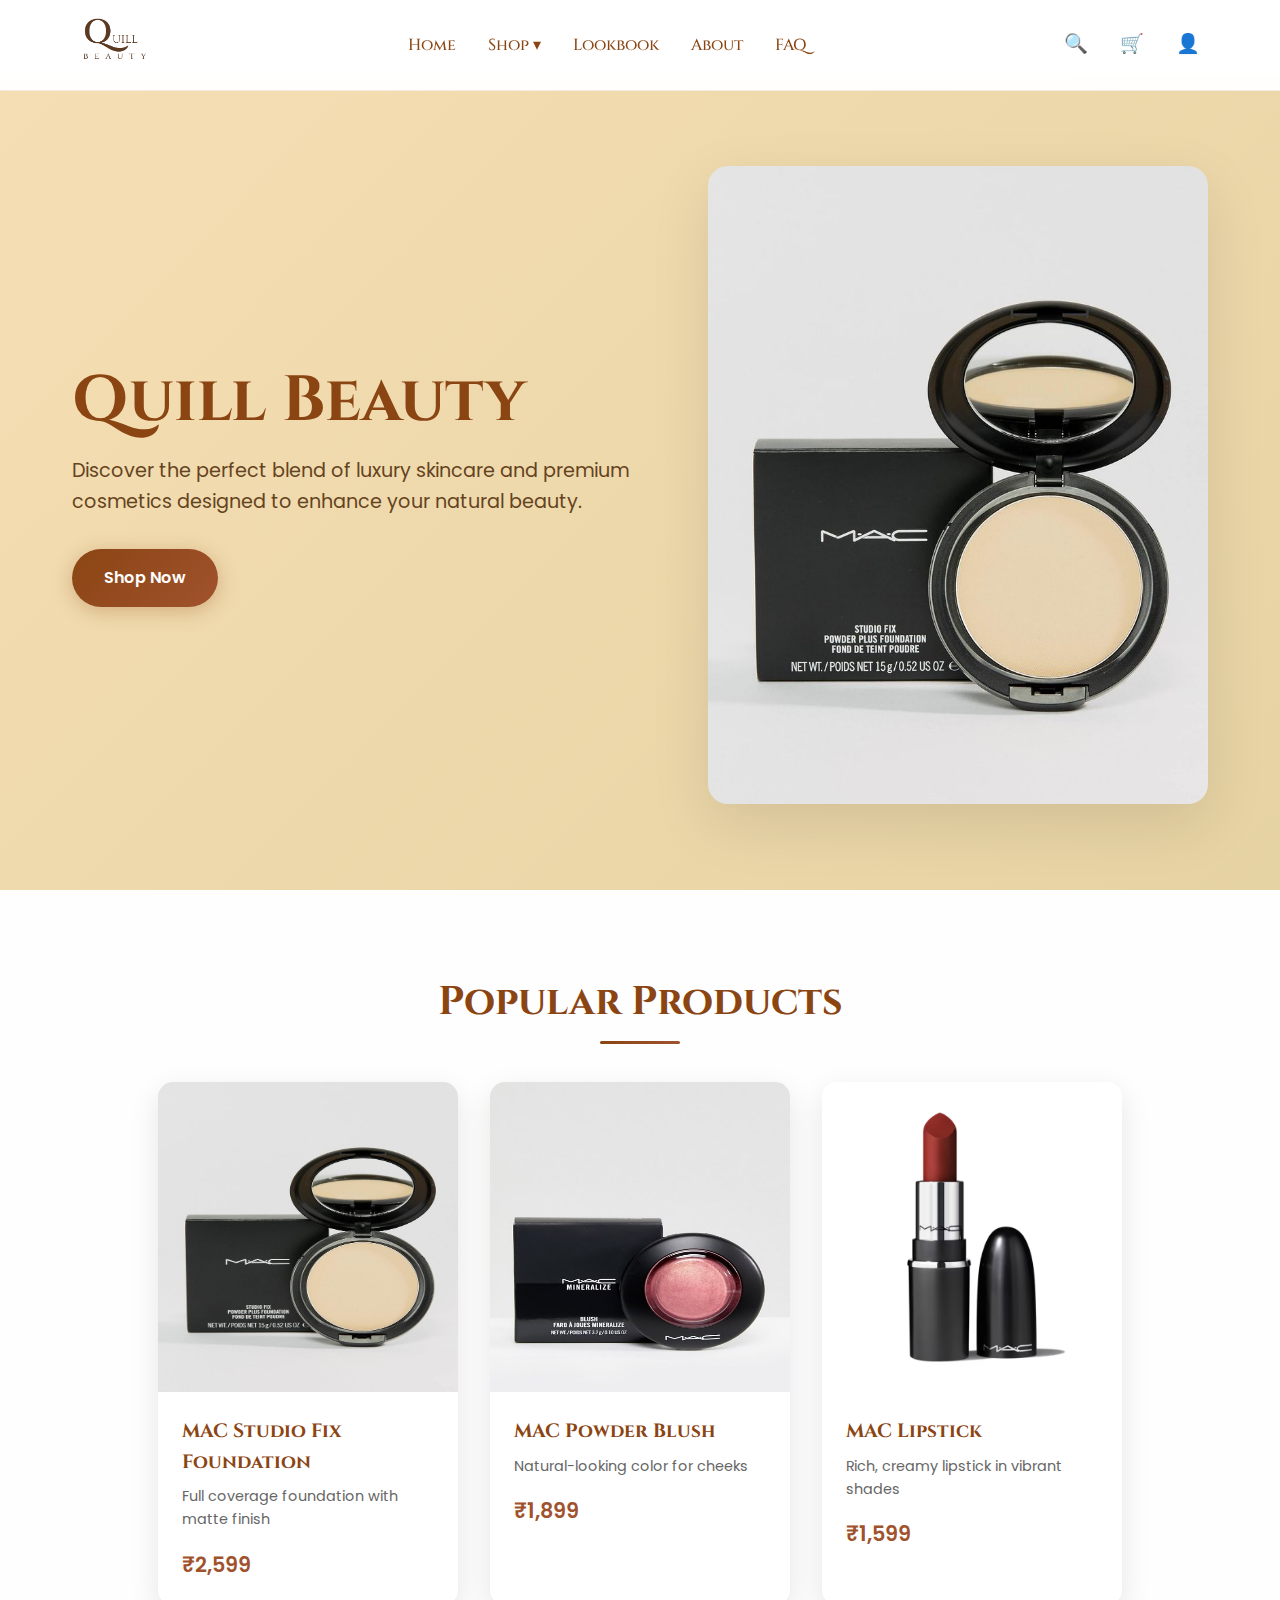
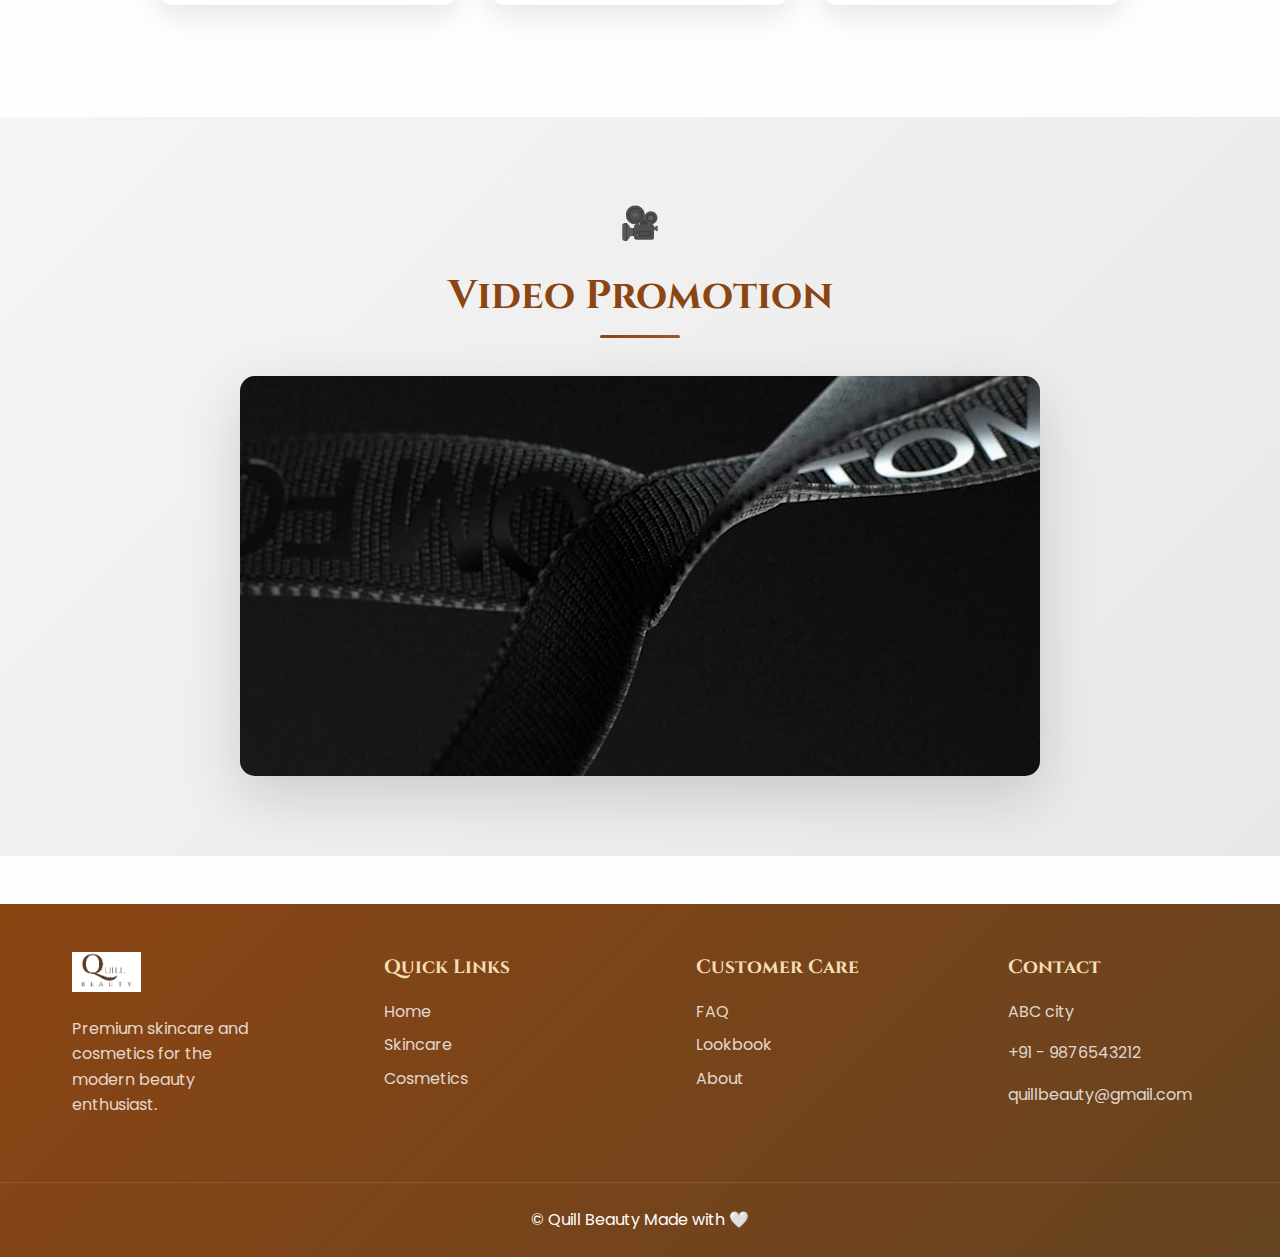
<file: index.html>
<!DOCTYPE html>
<html lang="en">

<head>
    <meta charset="UTF-8">
    <meta name="viewport" content="width=device-width, initial-scale=1.0">
    <title>Quill Beauty - Premium Skincare & Cosmetics</title>
    <link rel="stylesheet" href="styles.css">
    <!-- Google Fonts -->
    <link href="https://fonts.googleapis.com/css2?family=Cinzel:wght@400;500;600;700&family=Poppins:wght@300;400;500;600&display=swap" rel="stylesheet">
</head>

<body>
    <!-- Navigation -->
    <nav class="navbar">
        <div class="nav-container">
            <div class="logo">
                <img src="./Screenshot 2025-07-12 220428.png" alt="Quill Beauty Logo">
            </div>
            
            <!-- Desktop Menu -->
            <ul class="nav-menu">
                <li><a href="index.html" class="nav-link">Home</a></li>
                <li class="dropdown">
                    <span class="nav-link">Shop ▾</span>
                    <div class="dropdown-content">
                        <a href="skincare.html">Skincare</a>
                        <a href="cosmetics.html">Cosmetics</a>
                    </div>
                </li>
                <li><a href="lookbook.html" class="nav-link">Lookbook</a></li>
                <li><a href="about.html" class="nav-link">About</a></li>
                <li><a href="faq.html" class="nav-link">FAQ</a></li>
            </ul>
            
            <!-- Desktop Icons -->
            <div class="nav-icons">
                <span class="nav-icon">🔍</span>
                <span class="nav-icon">🛒</span>
                <span class="nav-icon">👤</span>
            </div>
            
            <!-- Mobile Menu Button -->
            <div class="mobile-menu-btn">☰</div>
        </div>
    </nav>

    <!-- HOME PAGE -->
    <section id="home" class="page">
        <!-- Hero Section -->
        <div class="hero">
            <div class="hero-content">
                <div class="hero-text">
                    <h1>Quill Beauty</h1>
                    <p>Discover the perfect blend of luxury skincare and premium cosmetics designed to enhance your natural beauty.</p>
                    <a href="skincare.html" class="cta-button" target="_blank">Shop Now</a>
                </div>
                <div class="hero-image">
                    <img src="./mac-compact.jpg" alt="MAC Studio Fix Foundation">
                </div>
            </div>
        </div>

        <!-- Popular Products -->
        <div class="popular-products">
            <h2 class="section-title">Popular Products</h2>
            <div class="products-container">
                <div class="product-card">
                    <div class="product-image">
                        <img src="./mac-compact.jpg" alt="MAC Studio Fix Foundation">
                        <div class="product-overlay">
                            <button class="overlay-btn">🔍</button>
                            <button class="overlay-btn">🛒</button>
                            <button class="overlay-btn">❤️</button>
                        </div>
                    </div>
                    <div class="product-info">
                        <h3>MAC Studio Fix Foundation</h3>
                        <p>Full coverage foundation with matte finish</p>
                        <div class="product-price">₹2,599</div>
                    </div>
                </div>

                <div class="product-card">
                    <div class="product-image">
                        <img src="./products/blush.jpg" alt="MAC Powder Blush">
                        <div class="product-overlay">
                            <button class="overlay-btn">🔍</button>
                            <button class="overlay-btn">🛒</button>
                            <button class="overlay-btn">❤️</button>
                        </div>
                    </div>
                    <div class="product-info">
                        <h3>MAC Powder Blush</h3>
                        <p>Natural-looking color for cheeks</p>
                        <div class="product-price">₹1,899</div>
                    </div>
                </div>

                <div class="product-card">
                    <div class="product-image">
                        <img src="./products/mac-lipstick.jpg" alt="MAC Lipstick">
                        <div class="product-overlay">
                            <button class="overlay-btn">🔍</button>
                            <button class="overlay-btn">🛒</button>
                            <button class="overlay-btn">❤️</button>
                        </div>
                    </div>
                    <div class="product-info">
                        <h3>MAC Lipstick</h3>
                        <p>Rich, creamy lipstick in vibrant shades</p>
                        <div class="product-price">₹1,599</div>
                    </div>
                </div>
            </div>
        </div>

        <!-- Video Promotion -->
        <div class="video-section">
            <div class="video-header">
                <span class="camera-icon">🎥</span>
                <h2 class="section-title">Video Promotion</h2>
            </div>
            <div class="video-container">
                <div style="width: 100%; height: 400px; background: linear-gradient(135deg, #F5DEB3, #E6D3A3); display: flex; align-items: center; justify-content: center; font-family: 'Cinzel', serif; font-size: 24px; color: #8B4513; object-fit: contain;">
                    <video autoplay muted loop>
                      <source src="./PinDown.io_1753692982.mp4">
                    </video>
                </div>
            </div>
        </div>
    </section>

    <!-- Footer -->
    <footer class="footer">
        <div class="footer-content">
            <div class="footer-section">
                <div class="footer-logo">
                    <img src="./Screenshot 2025-07-12 220428.png" alt="Quill Beauty Logo">
                </div>
                <p>Premium skincare and cosmetics for the modern beauty enthusiast.</p>
            </div>

            <div class="footer-section">
                <h4>Quick Links</h4>
                <ul class="footer-links">
                    <li><a href="index.html">Home</a></li>
                    <li><a href="skincare.html" target="_blank">Skincare</a></li>
                    <li><a href="cosmetics.html" target="_blank">Cosmetics</a></li>
                </ul>
            </div>

            <div class="footer-section">
                <h4>Customer Care</h4>
                <ul class="footer-links">
                    <li><a href="faq.html" target="_blank">FAQ</a></li>
                    <li><a href="lookbook.html" target="_blank">Lookbook</a></li>
                    <li><a href="about.html" target="_blank">About</a></li>
                </ul>
            </div>

            <div class="footer-section">
                <h4>Contact</h4>
                <p>ABC city</p>
                <p>+91 - 9876543212</p>
                <p>quillbeauty@gmail.com</p>
            </div>
        </div>

        <div class="footer-bottom">
            <div class="footer-bottom-content">
                <p>&copy; Quill Beauty Made with 🤍</p>
            </div>
        </div>
    </footer>

</body>

</html>
</file>
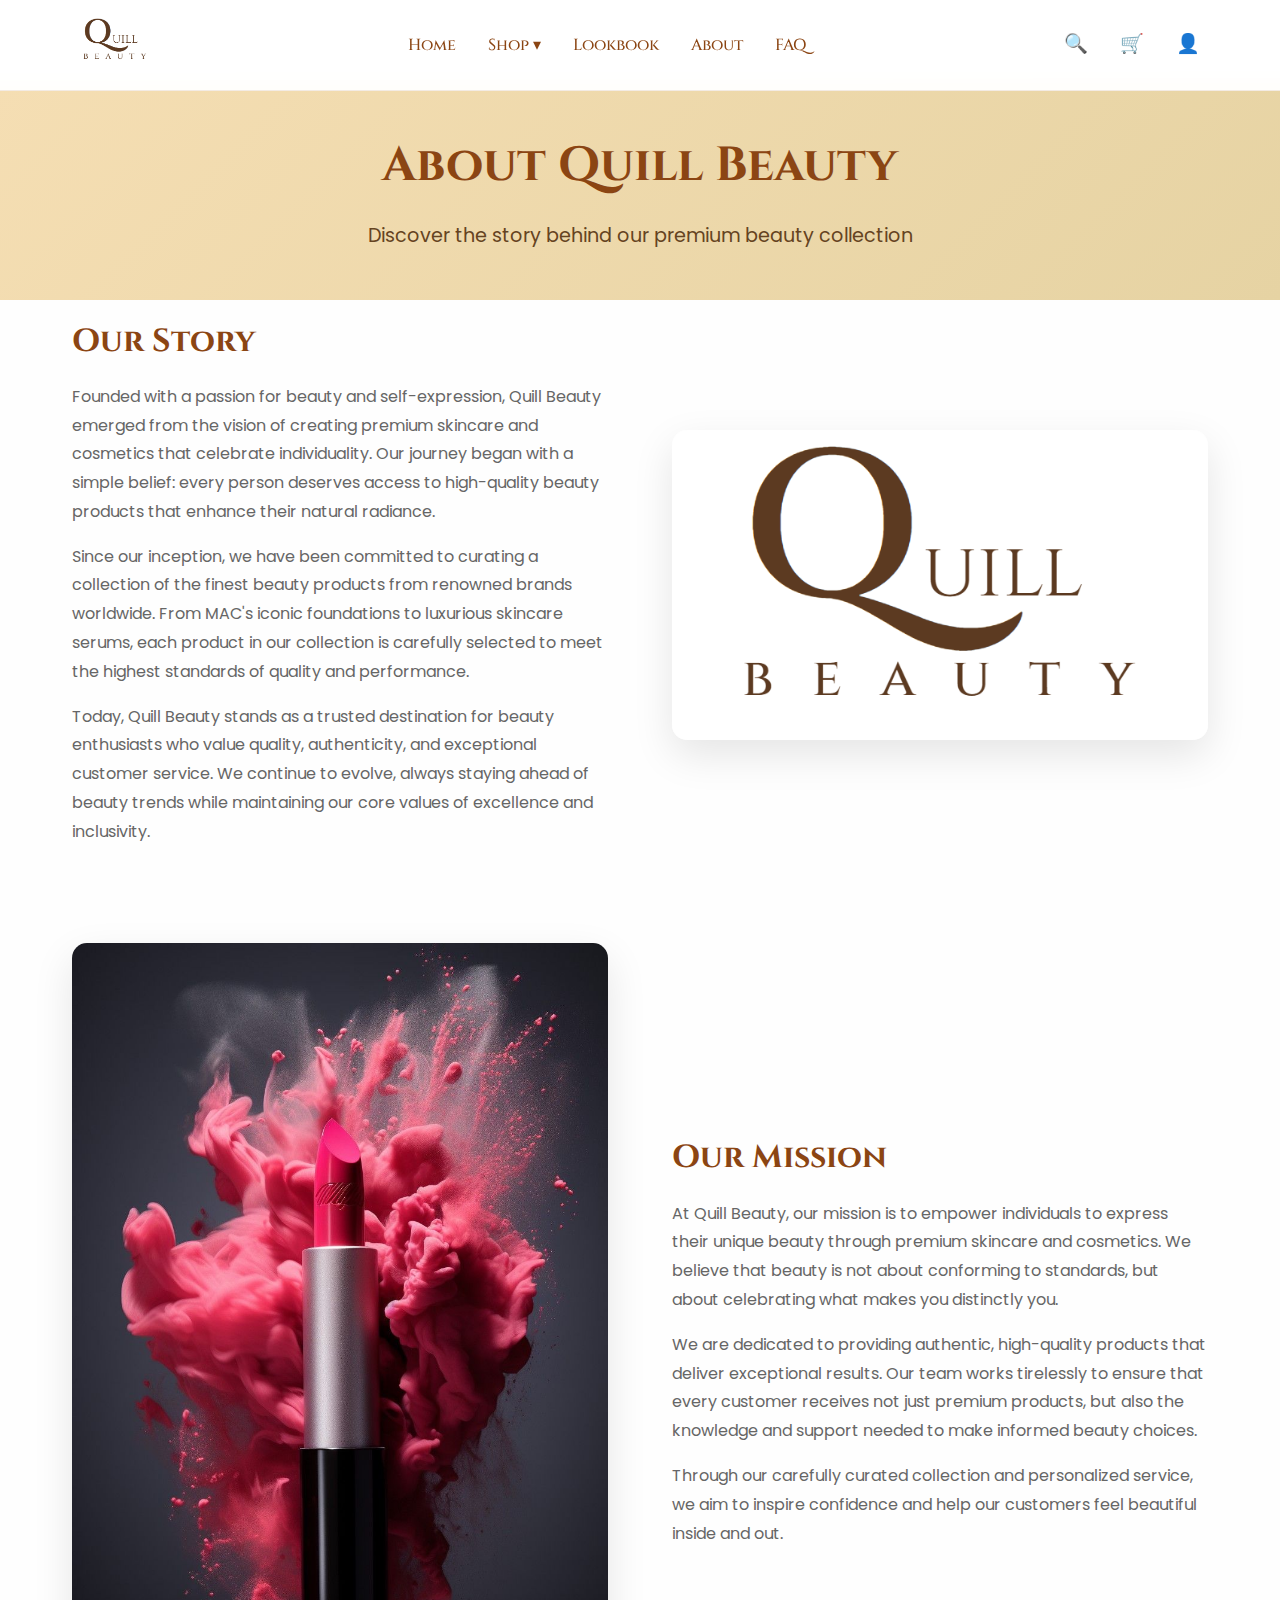
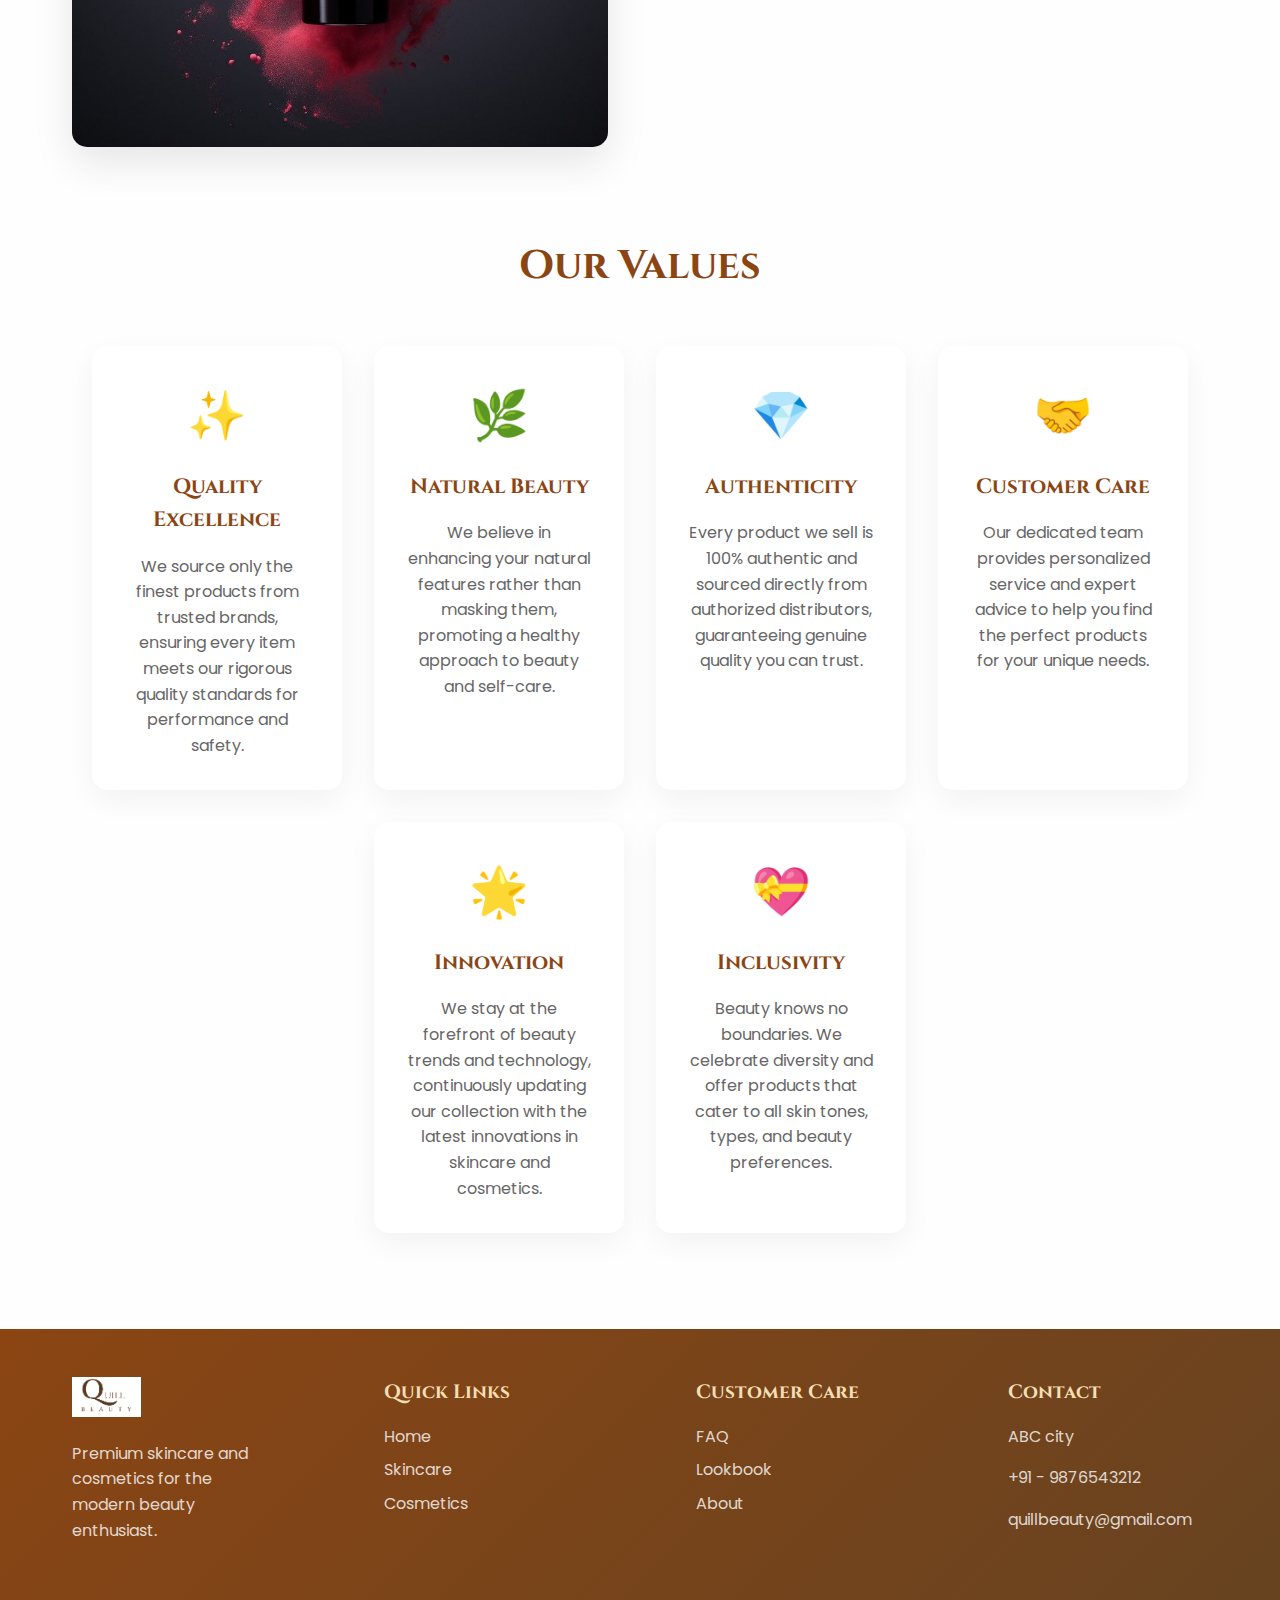
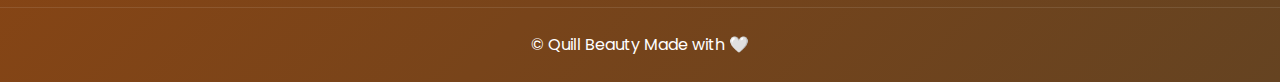
<file: about.html>
<!DOCTYPE html>
<html lang="en">

<head>
    <meta charset="UTF-8">
    <meta name="viewport" content="width=device-width, initial-scale=1.0">
    <title>About Us - Quill Beauty</title>
    <link rel="stylesheet" href="styles.css">
    <!-- Google Fonts -->
    <link href="https://fonts.googleapis.com/css2?family=Cinzel:wght@400;500;600;700&family=Poppins:wght@300;400;500;600&display=swap" rel="stylesheet">
</head>

<body>
    <!-- Navigation -->
    <nav class="navbar">
        <div class="nav-container">
            <div class="logo">
                        <img src="./Screenshot 2025-07-12 220428.png" alt="Estee Lauder Double Wear">
            </div>
            
            <!-- Desktop Menu -->
            <ul class="nav-menu">
                <li><a href="index.html" class="nav-link">Home</a></li>
                <li class="dropdown">
                    <span class="nav-link">Shop ▾</span>
                    <div class="dropdown-content">
                        <a href="skincare.html">Skincare</a>
                        <a href="cosmetics.html">Cosmetics</a>
                    </div>
                </li>
                <li><a href="lookbook.html" class="nav-link">Lookbook</a></li>
                <li><a href="about.html" class="nav-link">About</a></li>
                <li><a href="faq.html" class="nav-link">FAQ</a></li>
            </ul>
            
            <!-- Desktop Icons -->
            <div class="nav-icons">
                <span class="nav-icon">🔍</span>
                <span class="nav-icon">🛒</span>
                <span class="nav-icon">👤</span>
            </div>
            
            <!-- Mobile Menu Button -->
            <div class="mobile-menu-btn">☰</div>
        </div>
    </nav>

    <!-- ABOUT PAGE -->
    <section class="page">
        <div class="page-header">
            <h1>About Quill Beauty</h1>
            <p>Discover the story behind our premium beauty collection</p>
        </div>

        <div class="about-content" style="margin-top: 1rem;">
            <!-- Our Story Section -->
            <div class="about-section">
                <div class="about-text">
                    <h2>Our Story</h2>
                    <p>Founded with a passion for beauty and self-expression, Quill Beauty emerged from the vision of creating premium skincare and cosmetics that celebrate individuality. Our journey began with a simple belief: every person deserves access to high-quality beauty products that enhance their natural radiance.</p>
                    <p>Since our inception, we have been committed to curating a collection of the finest beauty products from renowned brands worldwide. From MAC's iconic foundations to luxurious skincare serums, each product in our collection is carefully selected to meet the highest standards of quality and performance.</p>
                    <p>Today, Quill Beauty stands as a trusted destination for beauty enthusiasts who value quality, authenticity, and exceptional customer service. We continue to evolve, always staying ahead of beauty trends while maintaining our core values of excellence and inclusivity.</p>
                </div>
                <div class="about-image">
                        <img src="./Screenshot 2025-07-12 220428.png" alt="Estee Lauder Double Wear">
                </div>
            </div>

            <!-- Mission Section -->
            <div class="about-section">
                <div class="about-image">
                        <img src="./products/mission-image.jpg" alt="Estee Lauder Double Wear">
                </div>
                <div class="about-text">
                    <h2>Our Mission</h2>
                    <p>At Quill Beauty, our mission is to empower individuals to express their unique beauty through premium skincare and cosmetics. We believe that beauty is not about conforming to standards, but about celebrating what makes you distinctly you.</p>
                    <p>We are dedicated to providing authentic, high-quality products that deliver exceptional results. Our team works tirelessly to ensure that every customer receives not just premium products, but also the knowledge and support needed to make informed beauty choices.</p>
                    <p>Through our carefully curated collection and personalized service, we aim to inspire confidence and help our customers feel beautiful inside and out.</p>
                </div>
            </div>

            <!-- Values Section -->
            <div class="values-section">
                <h2>Our Values</h2>
                <div class="values-container">
                    <div class="value-item">
                        <span class="value-icon">✨</span>
                        <h3>Quality Excellence</h3>
                        <p>We source only the finest products from trusted brands, ensuring every item meets our rigorous quality standards for performance and safety.</p>
                    </div>

                    <div class="value-item">
                        <span class="value-icon">🌿</span>
                        <h3>Natural Beauty</h3>
                        <p>We believe in enhancing your natural features rather than masking them, promoting a healthy approach to beauty and self-care.</p>
                    </div>

                    <div class="value-item">
                        <span class="value-icon">💎</span>
                        <h3>Authenticity</h3>
                        <p>Every product we sell is 100% authentic and sourced directly from authorized distributors, guaranteeing genuine quality you can trust.</p>
                    </div>

                    <div class="value-item">
                        <span class="value-icon">🤝</span>
                        <h3>Customer Care</h3>
                        <p>Our dedicated team provides personalized service and expert advice to help you find the perfect products for your unique needs.</p>
                    </div>

                    <div class="value-item">
                        <span class="value-icon">🌟</span>
                        <h3>Innovation</h3>
                        <p>We stay at the forefront of beauty trends and technology, continuously updating our collection with the latest innovations in skincare and cosmetics.</p>
                    </div>

                    <div class="value-item">
                        <span class="value-icon">💝</span>
                        <h3>Inclusivity</h3>
                        <p>Beauty knows no boundaries. We celebrate diversity and offer products that cater to all skin tones, types, and beauty preferences.</p>
                    </div>
                </div>
            </div>

          
        </div>
    </section>

    <!-- Footer -->
    <footer class="footer">
        <div class="footer-content">
            <div class="footer-section">
                <div class="footer-logo">
                        <img src="./Screenshot 2025-07-12 220428.png" alt="Estee Lauder Double Wear">
                </div>
                <p>Premium skincare and cosmetics for the modern beauty enthusiast.</p>
            </div>

            <div class="footer-section">
                <h4>Quick Links</h4>
                <ul class="footer-links">
                    <li><a href="index.html">Home</a></li>
                    <li><a href="skincare.html">Skincare</a></li>
                    <li><a href="cosmetics.html">Cosmetics</a></li>
                </ul>
            </div>

            <div class="footer-section">
                <h4>Customer Care</h4>
                <ul class="footer-links">
                    <li><a href="faq.html">FAQ</a></li>
                    <li><a href="lookbook.html">Lookbook</a></li>
                    <li><a href="about.html">About</a></li>
                </ul>
            </div>

            <div class="footer-section">
                <h4>Contact</h4>
                <p>ABC city</p>
                <p>+91 - 9876543212</p>
                <p>quillbeauty@gmail.com</p>
            </div>
        </div>

        <div class="footer-bottom">
            <div class="footer-bottom-content">
                <p>&copy; Quill Beauty Made with 🤍</p>
            </div>
        </div>
    </footer>

</body>
</html>
</file>
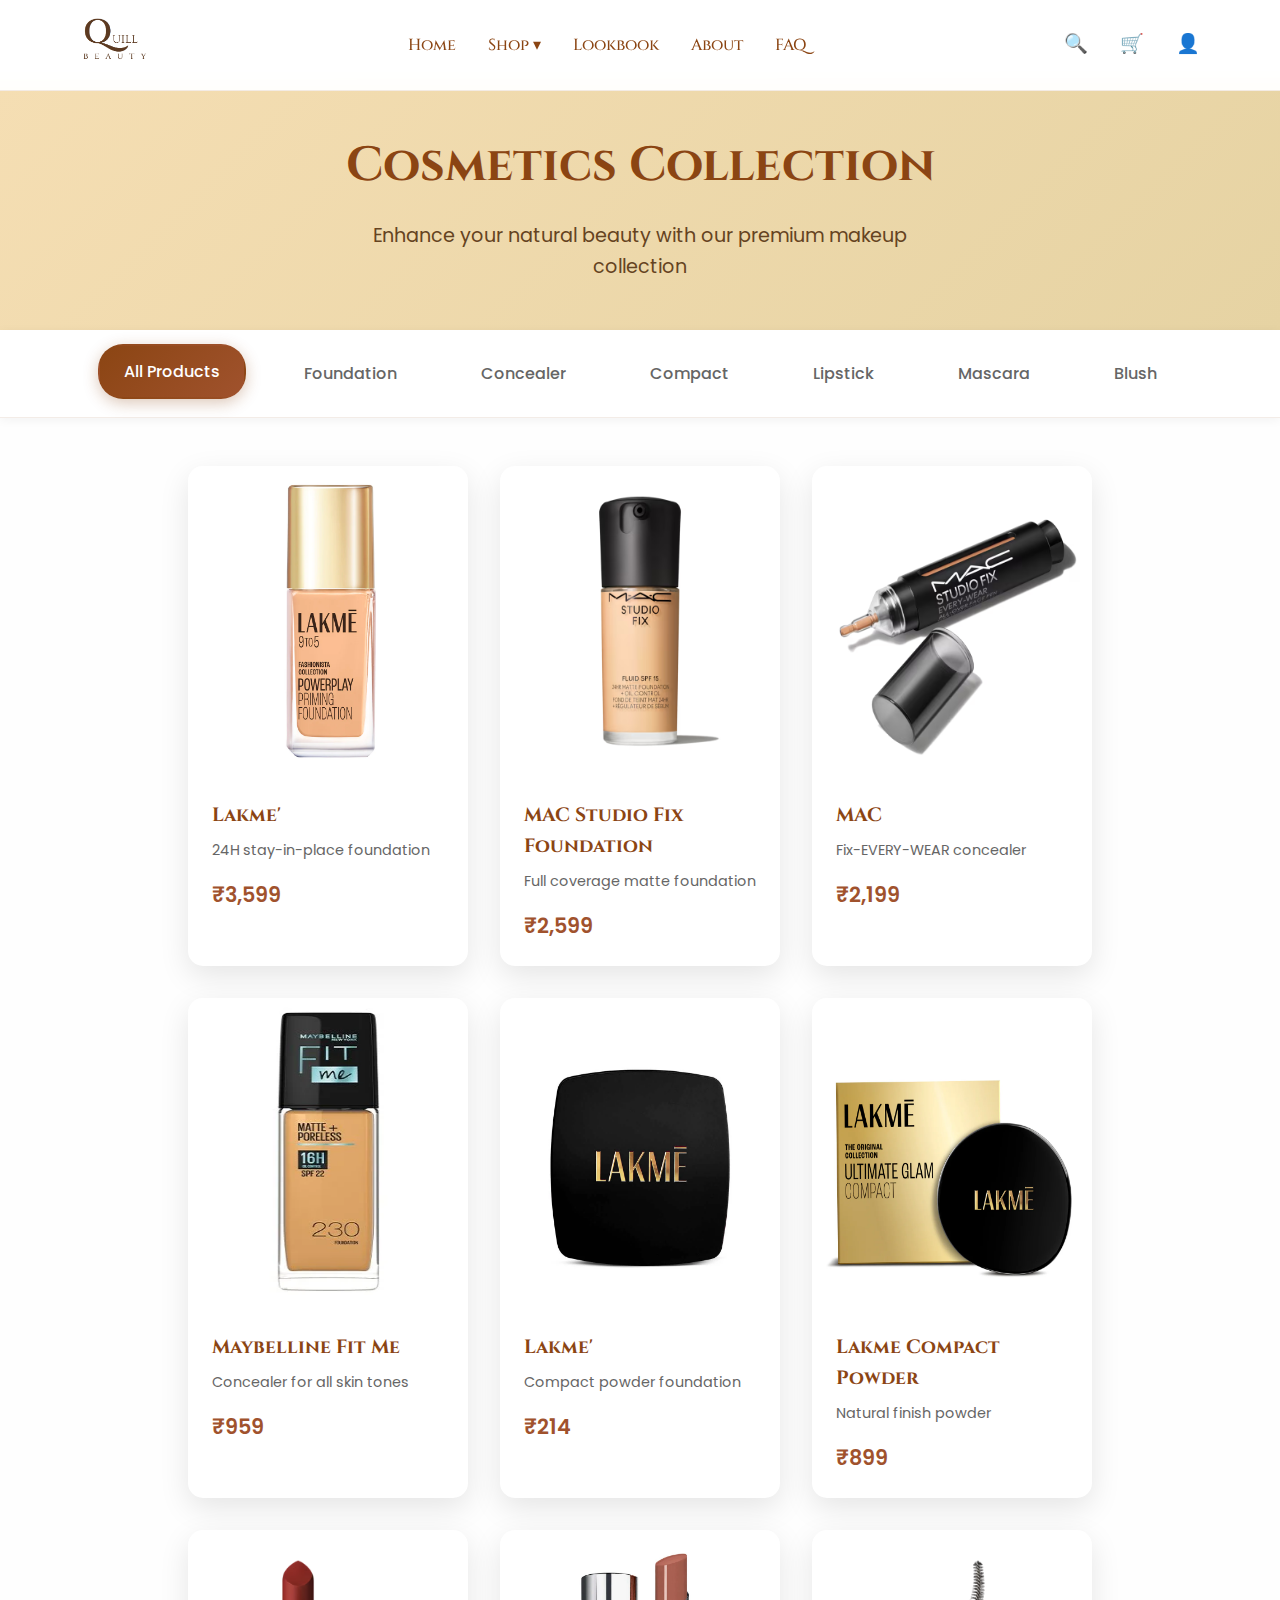
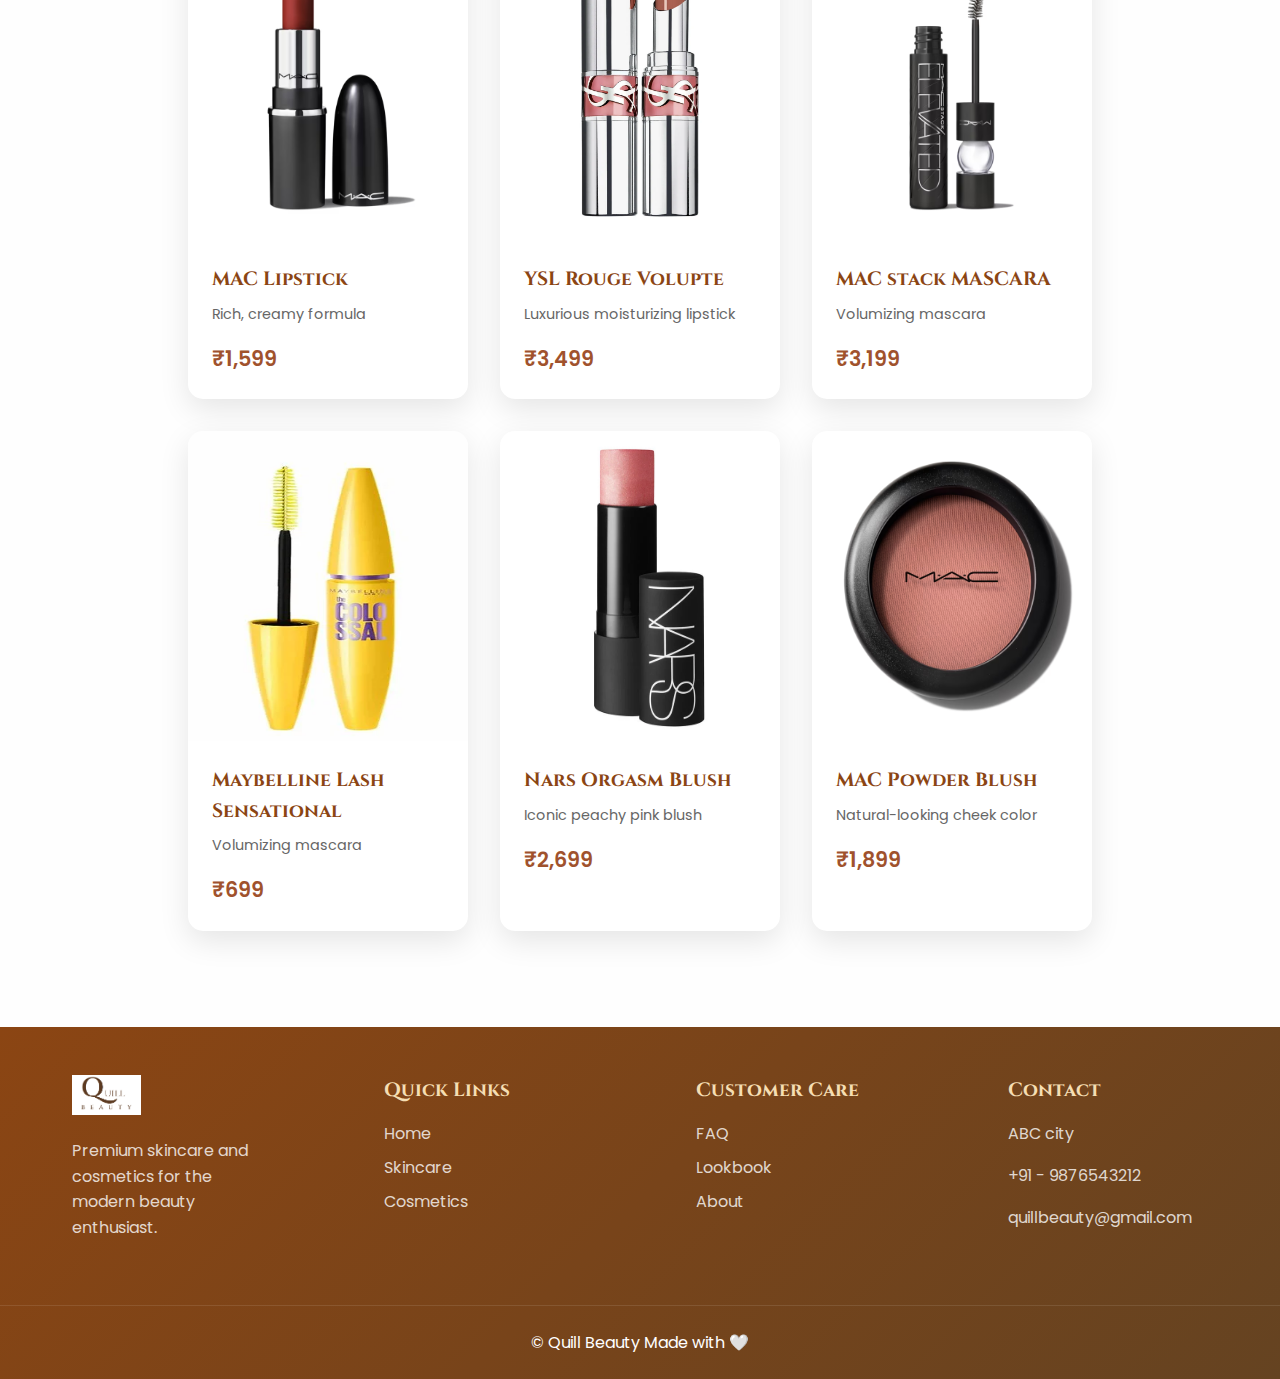
<file: cosmetics.html>
<!DOCTYPE html>
<html lang="en">

<head>
    <meta charset="UTF-8">
    <meta name="viewport" content="width=device-width, initial-scale=1.0">
    <title>Cosmetics Collection - Quill Beauty</title>
    <link rel="stylesheet" href="styles.css">
    <!-- Google Fonts -->
    <link href="https://fonts.googleapis.com/css2?family=Cinzel:wght@400;500;600;700&family=Poppins:wght@300;400;500;600&display=swap" rel="stylesheet">
</head>

<body>
    <!-- Navigation -->
    <nav class="navbar">
        <div class="nav-container">
            <div class="logo">
                <img src="./Screenshot 2025-07-12 220428.png" alt="Quill Beauty Logo">
            </div>
            
            <!-- Desktop Menu -->
            <ul class="nav-menu">
                <li><a href="index.html" class="nav-link">Home</a></li>
                <li class="dropdown">
                    <span class="nav-link">Shop ▾</span>
                    <div class="dropdown-content">
                        <a href="skincare.html">Skincare</a>
                        <a href="cosmetics.html">Cosmetics</a>
                    </div>
                </li>
                <li><a href="lookbook.html" class="nav-link">Lookbook</a></li>
                <li><a href="about.html" class="nav-link">About</a></li>
                <li><a href="faq.html" class="nav-link">FAQ</a></li>
            </ul>
            
            <!-- Desktop Icons -->
            <div class="nav-icons">
                <span class="nav-icon">🔍</span>
                <span class="nav-icon">🛒</span>
                <span class="nav-icon">👤</span>
            </div>
            
            <!-- Mobile Menu Button -->
            <div class="mobile-menu-btn">☰</div>
        </div>
    </nav>

    <!-- COSMETICS PAGE -->
    <section class="page">
        <div class="page-header">
            <h1>Cosmetics Collection</h1>
            <p>Enhance your natural beauty with our premium makeup collection</p>
        </div>

        <!-- Hidden checkboxes for category switching -->
        <input type="radio" name="cosmetics-category" id="cosmetics-all-toggle" checked>
        <input type="radio" name="cosmetics-category" id="cosmetics-foundation-toggle">
        <input type="radio" name="cosmetics-category" id="cosmetics-concealer-toggle">
        <input type="radio" name="cosmetics-category" id="cosmetics-compact-toggle">
        <input type="radio" name="cosmetics-category" id="cosmetics-lipstick-toggle">
        <input type="radio" name="cosmetics-category" id="cosmetics-mascara-toggle">
        <input type="radio" name="cosmetics-category" id="cosmetics-blush-toggle">

        <div class="category-nav">
            <div class="category-links">
                <label for="cosmetics-all-toggle" class="category-link active">All Products</label>
                <label for="cosmetics-foundation-toggle" class="category-link">Foundation</label>
                <label for="cosmetics-concealer-toggle" class="category-link">Concealer</label>
                <label for="cosmetics-compact-toggle" class="category-link">Compact</label>
                <label for="cosmetics-lipstick-toggle" class="category-link">Lipstick</label>
                <label for="cosmetics-mascara-toggle" class="category-link">Mascara</label>
                <label for="cosmetics-blush-toggle" class="category-link">Blush</label>
            </div>
        </div>

        <!-- All Cosmetics Products -->
        <div id="cosmetics-all" class="products-section category-section">
            <div class="products-container">
                <!-- Foundation Products -->
                <div class="product-card small">
                    <div class="product-image">
                        <img src="./products/lakme-foundation1.jpg" alt="Estee Lauder Double Wear">
                        <div class="product-overlay">
                            <button class="overlay-btn">🔍</button>
                            <button class="overlay-btn">🛒</button>
                            <button class="overlay-btn">❤️</button>
                        </div>
                    </div>
                    <div class="product-info">
                        <h3>Lakme'</h3>
                        <p>24H stay-in-place foundation</p>
                        <div class="product-price">₹3,599</div>
                    </div>
                </div>

                <div class="product-card small">
                    <div class="product-image">
                        <img src="./products/mac-studio-fix.jpg" alt="Estee Lauder Double Wear">
                        <div class="product-overlay">
                            <button class="overlay-btn">🔍</button>
                            <button class="overlay-btn">🛒</button>
                            <button class="overlay-btn">❤️</button>
                        </div>
                    </div>
                    <div class="product-info">
                        <h3>MAC Studio Fix Foundation</h3>
                        <p>Full coverage matte foundation</p>
                        <div class="product-price">₹2,599</div>
                    </div>
                </div>

                <!-- Concealer Products -->
                <div class="product-card small">
                    <div class="product-image">
                        <img src="./products/mac-concealer.jpg" alt="Estee Lauder Double Wear">
                        <div class="product-overlay">
                            <button class="overlay-btn">🔍</button>
                            <button class="overlay-btn">🛒</button>
                            <button class="overlay-btn">❤️</button>
                        </div>
                    </div>
                    <div class="product-info">
                        <h3>MAC </h3>
                        <p>Fix-EVERY-WEAR concealer</p>
                        <div class="product-price">₹2,199</div>
                    </div>
                </div>

                <div class="product-card small">
                    <div class="product-image">
                        <img src="./products/maybelline-fix-me.jpg" alt="Estee Lauder Double Wear">
                        <div class="product-overlay">
                            <button class="overlay-btn">🔍</button>
                            <button class="overlay-btn">🛒</button>
                            <button class="overlay-btn">❤️</button>
                        </div>
                    </div>
                    <div class="product-info">
                        <h3>Maybelline Fit Me</h3>
                        <p>Concealer for all skin tones</p>
                        <div class="product-price">₹959</div>
                    </div>
                </div>

                <!-- Compact Products -->
                <div class="product-card small">
                    <div class="product-image">
                        <img src="./products/lakme-compact-1.jpg" alt="Estee Lauder Double Wear">
                        <div class="product-overlay">
                            <button class="overlay-btn">🔍</button>
                            <button class="overlay-btn">🛒</button>
                            <button class="overlay-btn">❤️</button>
                        </div>
                    </div>
                    <div class="product-info">
                        <h3>Lakme'</h3>
                        <p>Compact powder foundation</p>
                        <div class="product-price">₹214</div>
                    </div>
                </div>

                <div class="product-card small">
                    <div class="product-image">
                        <img src="./products/lakme.jpg" alt="Estee Lauder Double Wear">
                        <div class="product-overlay">
                            <button class="overlay-btn">🔍</button>
                            <button class="overlay-btn">🛒</button>
                            <button class="overlay-btn">❤️</button>
                        </div>
                    </div>
                    <div class="product-info">
                        <h3>Lakme Compact Powder</h3>
                        <p>Natural finish powder</p>
                        <div class="product-price">₹899</div>
                    </div>
                </div>

                <!-- Lipstick Products -->
                <div class="product-card small">
                    <div class="product-image">
                        <img src="./products/mac-lipstick.jpg" alt="Estee Lauder Double Wear">
                        <div class="product-overlay">
                            <button class="overlay-btn">🔍</button>
                            <button class="overlay-btn">🛒</button>
                            <button class="overlay-btn">❤️</button>
                        </div>
                    </div>
                    <div class="product-info">
                        <h3>MAC Lipstick</h3>
                        <p>Rich, creamy formula</p>
                        <div class="product-price">₹1,599</div>
                    </div>
                </div>

                <div class="product-card small">
                    <div class="product-image">
                        <img src="./products/ysl-lipstick.jpg" alt="Estee Lauder Double Wear">
                        <div class="product-overlay">
                            <button class="overlay-btn">🔍</button>
                            <button class="overlay-btn">🛒</button>
                            <button class="overlay-btn">❤️</button>
                        </div>
                    </div>
                    <div class="product-info">
                        <h3>YSL Rouge Volupte</h3>
                        <p>Luxurious moisturizing lipstick</p>
                        <div class="product-price">₹3,499</div>
                    </div>
                </div>

                <!-- Mascara Products -->
                <div class="product-card small">
                    <div class="product-image">
                        <img src="./products/./mascara-mac.jpg" alt="Estee Lauder Double Wear">
                        <div class="product-overlay">
                            <button class="overlay-btn">🔍</button>
                            <button class="overlay-btn">🛒</button>
                            <button class="overlay-btn">❤️</button>
                        </div>
                    </div>
                    <div class="product-info">
                        <h3>MAC stack MASCARA</h3>
                        <p>Volumizing mascara</p>
                        <div class="product-price">₹3,199</div>
                    </div>
                </div>

                <div class="product-card small">
                    <div class="product-image">
                        <img src="./products/maybelline-mascara.jpg" alt="Estee Lauder Double Wear">
                        <div class="product-overlay">
                            <button class="overlay-btn">🔍</button>
                            <button class="overlay-btn">🛒</button>
                            <button class="overlay-btn">❤️</button>
                        </div>
                    </div>
                    <div class="product-info">
                        <h3>Maybelline Lash Sensational</h3>
                        <p>Volumizing mascara</p>
                        <div class="product-price">₹699</div>
                    </div>
                </div>

                <!-- Blush Products -->
                <div class="product-card small">
                    <div class="product-image">
                        <img src="./products/nars-blush.jpg" alt="Estee Lauder Double Wear">
                        <div class="product-overlay">
                            <button class="overlay-btn">🔍</button>
                            <button class="overlay-btn">🛒</button>
                            <button class="overlay-btn">❤️</button>
                        </div>
                    </div>
                    <div class="product-info">
                        <h3>Nars Orgasm Blush</h3>
                        <p>Iconic peachy pink blush</p>
                        <div class="product-price">₹2,699</div>
                    </div>
                </div>

                <div class="product-card small">
                    <div class="product-image">
                        <img src="./products/mac-powder-blush.jpg" alt="Estee Lauder Double Wear">
                        <div class="product-overlay">
                            <button class="overlay-btn">🔍</button>
                            <button class="overlay-btn">🛒</button>
                            <button class="overlay-btn">❤️</button>
                        </div>
                    </div>
                    <div class="product-info">
                        <h3>MAC Powder Blush</h3>
                        <p>Natural-looking cheek color</p>
                        <div class="product-price">₹1,899</div>
                    </div>
                </div>
            </div>
        </div>

        <!-- Foundation Category -->
        <div id="cosmetics-foundation" class="products-section category-section">
            <div class="products-container">
                <div class="product-card small">
                    <div class="product-image">
                        <img src="./products/nars-foundation-radient.jpg" alt="Estee Lauder Double Wear">
                        <div class="product-overlay">
                            <button class="overlay-btn">🔍</button>
                            <button class="overlay-btn">🛒</button>
                            <button class="overlay-btn">❤️</button>
                        </div>
                    </div>
                    <div class="product-info">
                        <h3>NARS pure radient</h3>
                        <p>Pure Radiant Tinted Moisturizer SPF 30</p>
                        <div class="product-price">₹3,599</div>
                    </div>
                </div>

                <div class="product-card small">
                    <div class="product-image">
                        <img src="./products/maybelline-fix-me.jpg" alt="Estee Lauder Double Wear">
                        <div class="product-overlay">
                            <button class="overlay-btn">🔍</button>
                            <button class="overlay-btn">🛒</button>
                            <button class="overlay-btn">❤️</button>
                        </div>
                    </div>
                    <div class="product-info">
                        <h3>Maybelline FIT-ME foundation</h3>
                        <p>FIT ME MATTE + PORELESS LIQUID FOUNDATION</p>
                        <div class="product-price">₹999</div>
                    </div>
                </div>

                <div class="product-card small">
                    <div class="product-image">
                        <img src="./products/lakme-foundation1.jpg" alt="Estee Lauder Double Wear">
                        <div class="product-overlay">
                            <button class="overlay-btn">🔍</button>
                            <button class="overlay-btn">🛒</button>
                            <button class="overlay-btn">❤️</button>
                        </div>
                    </div>
                    <div class="product-info">
                        <h3>Lakmē 9 to 5 Primer</h3>
                        <p> Matte Perfect Cover Foundation Mini </p>
                        <div class="product-price">₹245</div>
                    </div>
                </div>

                <div class="product-card small">
                    <div class="product-image">
                        <img src="./products/mac-studio-fix.jpg" alt="Estee Lauder Double Wear">
                        <div class="product-overlay">
                            <button class="overlay-btn">🔍</button>
                            <button class="overlay-btn">🛒</button>
                            <button class="overlay-btn">❤️</button>
                        </div>
                    </div>
                    <div class="product-info">
                        <h3>MAC Studio Fix Foundation</h3>
                        <p>Full coverage matte foundation</p>
                        <div class="product-price">₹2,599</div>
                    </div>
                </div>

                <div class="product-card small">
                    <div class="product-image">
                        <img src="./products/nars-foundation-radient.jpg" alt="Estee Lauder Double Wear">
                        <div class="product-overlay">
                            <button class="overlay-btn">🔍</button>
                            <button class="overlay-btn">🛒</button>
                            <button class="overlay-btn">❤️</button>
                        </div>
                    </div>
                    <div class="product-info">
                        <h3>Nars Natural Radiant</h3>
                        <p>Longwear foundation</p>
                        <div class="product-price">₹3,299</div>
                    </div>
                </div>
            </div>
        </div>

        <!-- Concealer Category -->
        <div id="cosmetics-concealer" class="products-section category-section">
            <div class="products-container">
                <div class="product-card small">
                    <div class="product-image">
                        <img src="./products/mac-concelear.jpg" alt="Estee Lauder Double Wear">
                        <div class="product-overlay">
                            <button class="overlay-btn">🔍</button>
                            <button class="overlay-btn">🛒</button>
                            <button class="overlay-btn">❤️</button>
                        </div>
                    </div>
                    <div class="product-info">
                        <h3>MAC -concealer</h3>
                        <p>Studio Fix 24-Hour Smooth Wear Concealer</p>
                        <div class="product-price">₹2,199</div>
                    </div>
                </div>

                <div class="product-card small">
                    <div class="product-image">
                        <img src="./products/maybelline-concealer.jpg" alt="Estee Lauder Double Wear">
                        <div class="product-overlay">
                            <button class="overlay-btn">🔍</button>
                            <button class="overlay-btn">🛒</button>
                            <button class="overlay-btn">❤️</button>
                        </div>
                    </div>
                    <div class="product-info">
                        <h3>Maybelline Fit Me</h3>
                        <p>Concealer for all skin tones</p>
                        <div class="product-price">₹599</div>
                    </div>
                </div>

                <div class="product-card small">
                    <div class="product-image">
                        <img src="./products/nars-concealer.jpg" alt="Estee Lauder Double Wear">
                        <div class="product-overlay">
                            <button class="overlay-btn">🔍</button>
                            <button class="overlay-btn">🛒</button>
                            <button class="overlay-btn">❤️</button>
                        </div>
                    </div>
                    <div class="product-info">
                        <h3>NARS - Concealer</h3>
                        <p>Mini Radiant Creamy Concealerr</p>
                        <div class="product-price">₹2,299</div>
                    </div>
                </div>
            </div>
        </div>

        <!-- Compact Category -->
        <div id="cosmetics-compact" class="products-section category-section">
            <div class="products-container">
                <div class="product-card small">
                    <div class="product-image">
                        <img src="./products/nars-compact.jpg" alt="Estee Lauder Double Wear">
                        <div class="product-overlay">
                            <button class="overlay-btn">🔍</button>
                            <button class="overlay-btn">🛒</button>
                            <button class="overlay-btn">❤️</button>
                        </div>
                    </div>
                    <div class="product-info">
                        <h3>NARS/h3>
                        <p>Compact powder foundation</p>
                        <div class="product-price">₹799</div>
                    </div>
                </div>

                <div class="product-card small">
                    <div class="product-image">
                        <img src="./products/lakme-compact.jpg" alt="Estee Lauder Double Wear">
                        <div class="product-overlay">
                            <button class="overlay-btn">🔍</button>
                            <button class="overlay-btn">🛒</button>
                            <button class="overlay-btn">❤️</button>
                        </div>
                    </div>
                    <div class="product-info">
                        <h3>Lakme Compact Powder</h3>
                        <p>Natural finish powder</p>
                        <div class="product-price">₹899</div>
                    </div>
                </div>

                <div class="product-card small">
                    <div class="product-image">
                        <img src="./products/maybelline-compact.jpg" alt="Estee Lauder Double Wear">
                        <div class="product-overlay">
                            <button class="overlay-btn">🔍</button>
                            <button class="overlay-btn">🛒</button>
                            <button class="overlay-btn">❤️</button>
                        </div>
                    </div>
                    <div class="product-info">
                        <h3>Maybelline Fit Me Compact</h3>
                        <p>Pressed powder compact</p>
                        <div class="product-price">₹299</div>
                    </div>
                </div>
            </div>
        </div>

        <!-- Lipstick Category -->
        <div id="cosmetics-lipstick" class="products-section category-section">
            <div class="products-container">
                <div class="product-card small">
                    <div class="product-image">
                        <img src="./products/lakme-lip-stick.jpg" alt="Estee Lauder Double Wear">
                        <div class="product-overlay">
                            <button class="overlay-btn">🔍</button>
                            <button class="overlay-btn">🛒</button>
                            <button class="overlay-btn">❤️</button>
                        </div>
                    </div>
                    <div class="product-info">
                        <h3>Lakme Enrich Satin</h3>
                        <p>Lip color with vitamin E</p>
                        <div class="product-price">₹599</div>
                    </div>
                </div>

                <div class="product-card small">
                    <div class="product-image">
                        <img src="./products/ysl-lipstick.jpg" alt="Estee Lauder Double Wear">
                        <div class="product-overlay">
                            <button class="overlay-btn">🔍</button>
                            <button class="overlay-btn">🛒</button>
                            <button class="overlay-btn">❤️</button>
                        </div>
                    </div>
                    <div class="product-info">
                        <h3>YSL Rouge Volupte</h3>
                        <p>Luxurious moisturizing lipstick</p>
                        <div class="product-price">₹3,499</div>
                    </div>
                </div>

                <div class="product-card small">
                    <div class="product-image">
                        <img src="./products/sugar-lip-stick.jpg" alt="Estee Lauder Double Wear">
                        <div class="product-overlay">
                            <button class="overlay-btn">🔍</button>
                            <button class="overlay-btn">🛒</button>
                            <button class="overlay-btn">❤️</button>
                        </div>
                    </div>
                    <div class="product-info">
                        <h3>Sugar Matte Attack</h3>
                        <p>Transferproof liquid lipstick</p>
                        <div class="product-price">₹1349</div>
                    </div>
                </div>

                <div class="product-card small">
                    <div class="product-image">
                        <img src="./products/mac-lipstick.jpg" alt="Estee Lauder Double Wear">
                        <div class="product-overlay">
                            <button class="overlay-btn">🔍</button>
                            <button class="overlay-btn">🛒</button>
                            <button class="overlay-btn">❤️</button>
                        </div>
                    </div>
                    <div class="product-info">
                        <h3>MAC Lipstick</h3>
                        <p>Rich, creamy formula</p>
                        <div class="product-price">₹1,599</div>
                    </div>
                </div>

                <div class="product-card small">
                    <div class="product-image">
                        <img src="./products/nars-lipstick.jpg" alt="Estee Lauder Double Wear">
                        <div class="product-overlay">
                            <button class="overlay-btn">🔍</button>
                            <button class="overlay-btn">🛒</button>
                            <button class="overlay-btn">❤️</button>
                        </div>
                    </div>
                    <div class="product-info">
                        <h3>NARS - Explicit Lipstick</h3>
                        <p>High-end dimensional satin lipstick that delivers long-lasting comfort</p>
                        <div class="product-price">₹2,899</div>
                    </div>
                </div>
            </div>
        </div>

        <!-- Mascara Category -->
        <div id="cosmetics-mascara" class="products-section category-section">
            <div class="products-container">
                <div class="product-card small">
                    <div class="product-image">
                        <img src="./products/nars-mascara.jpg" alt="Estee Lauder Double Wear">
                        <div class="product-overlay">
                            <button class="overlay-btn">🔍</button>
                            <button class="overlay-btn">🛒</button>
                            <button class="overlay-btn">❤️</button>
                        </div>
                    </div>
                    <div class="product-info">
                        <h3>NARS - mascara</h3>
                        <p>Climax Extreme Volumizing mascara</p>
                        <div class="product-price">₹899</div>
                    </div>
                </div>

                <div class="product-card small">
                    <div class="product-image">
                        <img src="./products/sugar-mascara.jpg" alt="Estee Lauder Double Wear">
                        <div class="product-overlay">
                            <button class="overlay-btn">🔍</button>
                            <button class="overlay-btn">🛒</button>
                            <button class="overlay-btn">❤️</button>
                        </div>
                    </div>
                    <div class="product-info">
                        <h3>Sugar Mascara</h3>
                        <p>Double Date Extreme Volume Mascara Duo</p>
                        <div class="product-price">₹799</div>
                    </div>
                </div>

                <div class="product-card small">
                    <div class="product-image">
                        <img src="./products/maybelline-mascara.jpg" alt="Estee Lauder Double Wear">
                        <div class="product-overlay">
                            <button class="overlay-btn">🔍</button>
                            <button class="overlay-btn">🛒</button>
                            <button class="overlay-btn">❤️</button>
                        </div>
                    </div>
                    <div class="product-info">
                        <h3>Maybelline Lash Sensational</h3>
                        <p>Volumizing mascara</p>
                        <div class="product-price">₹699</div>
                    </div>
                </div>
            </div>
        </div>

        <!-- Blush Category -->
        <div id="cosmetics-blush" class="products-section category-section">
            <div class="products-container">
                <div class="product-card small">
                    <div class="product-image">
                        <img src="./products/nars-blush.jpg" alt="Estee Lauder Double Wear">
                        <div class="product-overlay">
                            <button class="overlay-btn">🔍</button>
                            <button class="overlay-btn">🛒</button>
                            <button class="overlay-btn">❤️</button>
                        </div>
                    </div>
                    <div class="product-info">
                        <h3>Nars Orgasm Blush</h3>
                        <p>Iconic peachy pink blush</p>
                        <div class="product-price">₹2,699</div>
                    </div>
                </div>

                <div class="product-card small">
                    <div class="product-image">
                        <img src="./products/suagr-blush.jpg" alt="Estee Lauder Double Wear">
                        <div class="product-overlay">
                            <button class="overlay-btn">🔍</button>
                            <button class="overlay-btn">🛒</button>
                            <button class="overlay-btn">❤️</button>
                        </div>
                    </div>
                    <div class="product-info">
                        <h3>Sugar Blush</h3>
                        <p>Luminoso Blush Stick</p>
                        <div class="product-price">₹1,299</div>
                    </div>
                </div>

                <div class="product-card small">
                    <div class="product-image">
                        <img src="./products/mac-powder-blush.jpg" alt="Estee Lauder Double Wear">
                        <div class="product-overlay">
                            <button class="overlay-btn">🔍</button>
                            <button class="overlay-btn">🛒</button>
                            <button class="overlay-btn">❤️</button>
                        </div>
                    </div>
                    <div class="product-info">
                        <h3>MAC Powder Blush</h3>
                        <p>Natural-looking cheek color</p>
                        <div class="product-price">₹1,899</div>
                    </div>
                </div>
            </div>
        </div>
    </section>

    <!-- Footer -->
    <footer class="footer">
        <div class="footer-content">
            <div class="footer-section">
                <div class="footer-logo">
                        <img src="./Screenshot 2025-07-12 220428.png" alt="Estee Lauder Double Wear">
                </div>
                <p>Premium skincare and cosmetics for the modern beauty enthusiast.</p>
            </div>

            <div class="footer-section">
                <h4>Quick Links</h4>
                <ul class="footer-links">
                    <li><a href="index.html">Home</a></li>
                    <li><a href="skincare.html">Skincare</a></li>
                    <li><a href="cosmetics.html">Cosmetics</a></li>
                </ul>
            </div>

            <div class="footer-section">
                <h4>Customer Care</h4>
                <ul class="footer-links">
                    <li><a href="faq.html">FAQ</a></li>
                    <li><a href="lookbook.html">Lookbook</a></li>
                    <li><a href="about.html">About</a></li>
                </ul>
            </div>

            <div class="footer-section">
                <h4>Contact</h4>
                <p>ABC city</p>
                <p>+91 - 9876543212</p>
                <p>quillbeauty@gmail.com</p>
            </div>
        </div>

        <div class="footer-bottom">
            <div class="footer-bottom-content">
                <p>&copy; Quill Beauty Made with 🤍</p>
            </div>
        </div>
    </footer>

</body>
</html>
</file>
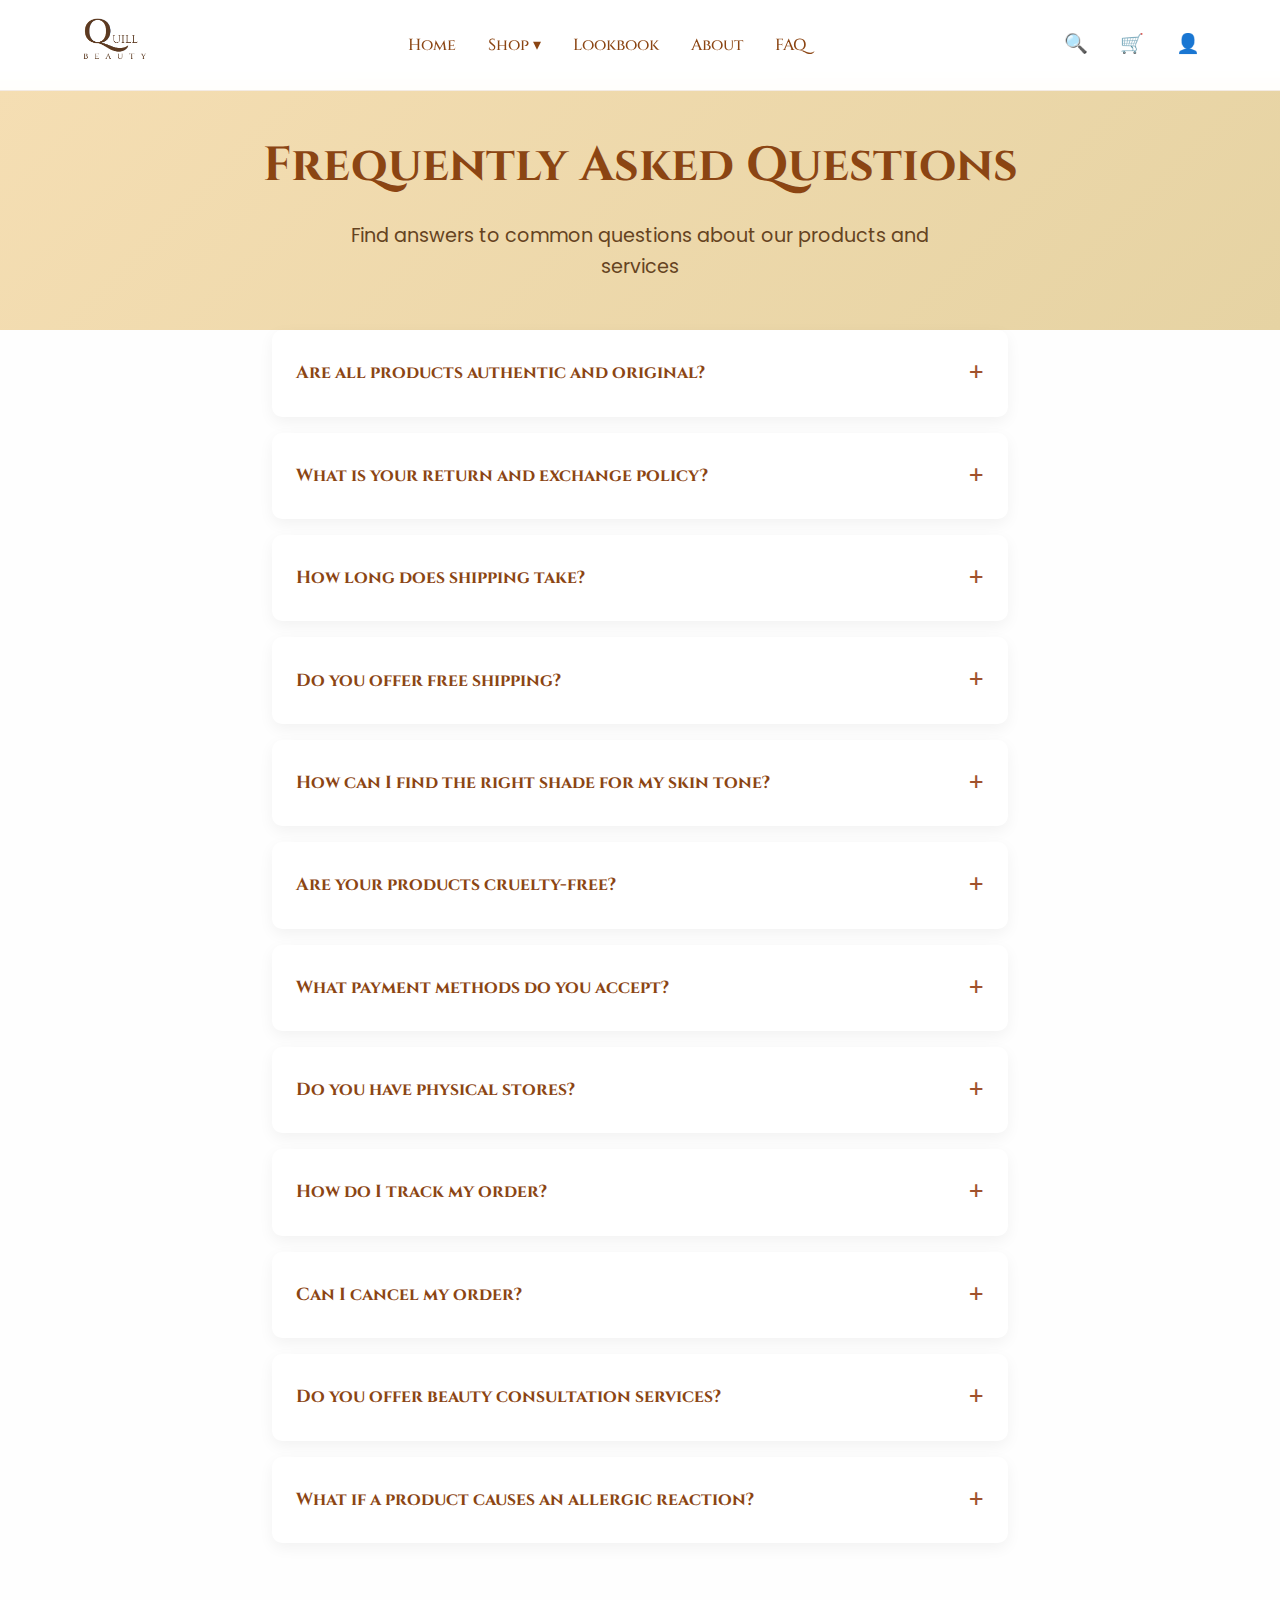
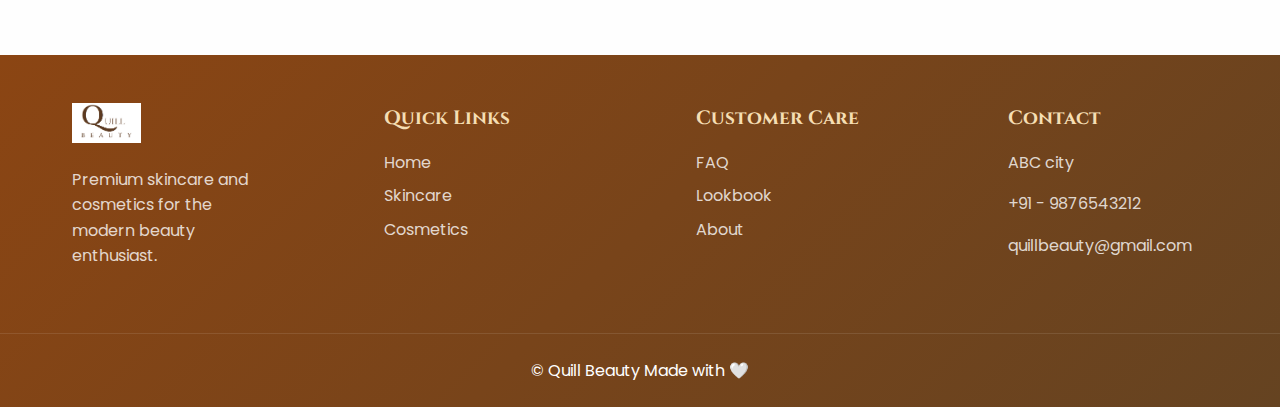
<file: faq.html>
<!DOCTYPE html>
<html lang="en">

<head>
    <meta charset="UTF-8">
    <meta name="viewport" content="width=device-width, initial-scale=1.0">
    <title>FAQ - Quill Beauty</title>
    <link rel="stylesheet" href="styles.css">
    <!-- Google Fonts -->
    <link href="https://fonts.googleapis.com/css2?family=Cinzel:wght@400;500;600;700&family=Poppins:wght@300;400;500;600&display=swap" rel="stylesheet">
</head>

<body>
    <!-- Navigation -->
    <nav class="navbar">
        <div class="nav-container">
            <div class="logo">
                        <img src="./Screenshot 2025-07-12 220428.png" alt="Estee Lauder Double Wear">
            </div>
            
            <!-- Desktop Menu -->
            <ul class="nav-menu">
                <li><a href="index.html" class="nav-link">Home</a></li>
                <li class="dropdown">
                    <span class="nav-link">Shop ▾</span>
                    <div class="dropdown-content">
                        <a href="skincare.html">Skincare</a>
                        <a href="cosmetics.html">Cosmetics</a>
                    </div>
                </li>
                <li><a href="lookbook.html" class="nav-link">Lookbook</a></li>
                <li><a href="about.html" class="nav-link">About</a></li>
                <li><a href="faq.html" class="nav-link">FAQ</a></li>
            </ul>
            
            <!-- Desktop Icons -->
            <div class="nav-icons">
                <span class="nav-icon">🔍</span>
                <span class="nav-icon">🛒</span>
                <span class="nav-icon">👤</span>
            </div>
            
            <!-- Mobile Menu Button -->
            <div class="mobile-menu-btn">☰</div>
        </div>
    </nav>

    <!-- FAQ PAGE -->
    <section class="page">
        <div class="page-header">
            <h1>Frequently Asked Questions</h1>
            <p>Find answers to common questions about our products and services</p>
        </div>

        <div class="faq-content">
            <!-- FAQ Item 1 -->
            <input type="checkbox" id="faq1" class="faq-checkbox">
            <div class="faq-item">
                <label for="faq1" class="faq-question">
                    <h3>Are all products authentic and original?</h3>
                    <span class="faq-toggle">+</span>
                </label>
                <div class="faq-answer">
                    <p>Yes, we guarantee 100% authentic products. All our items are sourced directly from authorized distributors and official brand partners. We never sell counterfeit or expired products, and each item comes with proper authentication.</p>
                </div>
            </div>

            <!-- FAQ Item 2 -->
            <input type="checkbox" id="faq2" class="faq-checkbox">
            <div class="faq-item">
                <label for="faq2" class="faq-question">
                    <h3>What is your return and exchange policy?</h3>
                    <span class="faq-toggle">+</span>
                </label>
                <div class="faq-answer">
                    <p>We offer a 30-day return policy for unopened products in their original packaging. For hygiene reasons, opened cosmetics and skincare products can only be exchanged if they cause an allergic reaction (with medical documentation). Please contact our customer service team to initiate a return.</p>
                </div>
            </div>

            <!-- FAQ Item 3 -->
            <input type="checkbox" id="faq3" class="faq-checkbox">
            <div class="faq-item">
                <label for="faq3" class="faq-question">
                    <h3>How long does shipping take?</h3>
                    <span class="faq-toggle">+</span>
                </label>
                <div class="faq-answer">
                    <p>Standard shipping takes 3-7 business days within India. Express shipping is available for 1-2 business days delivery. International shipping takes 7-14 business days. All orders are processed within 24 hours of payment confirmation.</p>
                </div>
            </div>

            <!-- FAQ Item 4 -->
            <input type="checkbox" id="faq4" class="faq-checkbox">
            <div class="faq-item">
                <label for="faq4" class="faq-question">
                    <h3>Do you offer free shipping?</h3>
                    <span class="faq-toggle">+</span>
                </label>
                <div class="faq-answer">
                    <p>Yes! We offer free standard shipping on orders above ₹1,500 within India. For orders below this amount, shipping charges of ₹150 apply. Express shipping charges are additional regardless of order value.</p>
                </div>
            </div>

            <!-- FAQ Item 5 -->
            <input type="checkbox" id="faq5" class="faq-checkbox">
            <div class="faq-item">
                <label for="faq5" class="faq-question">
                    <h3>How can I find the right shade for my skin tone?</h3>
                    <span class="faq-toggle">+</span>
                </label>
                <div class="faq-answer">
                    <p>We provide detailed product descriptions with shade guides for all makeup products. You can also contact our beauty consultants for personalized recommendations. We offer virtual consultations via video call to help you find the perfect shade match.</p>
                </div>
            </div>

            <!-- FAQ Item 6 -->
            <input type="checkbox" id="faq6" class="faq-checkbox">
            <div class="faq-item">
                <label for="faq6" class="faq-question">
                    <h3>Are your products cruelty-free?</h3>
                    <span class="faq-toggle">+</span>
                </label>
                <div class="faq-answer">
                    <p>We prioritize cruelty-free brands and clearly mark products that are certified cruelty-free. While not all brands in our collection are cruelty-free certified, we are continuously expanding our cruelty-free product range and provide clear labeling for customer choice.</p>
                </div>
            </div>

            <!-- FAQ Item 7 -->
            <input type="checkbox" id="faq7" class="faq-checkbox">
            <div class="faq-item">
                <label for="faq7" class="faq-question">
                    <h3>What payment methods do you accept?</h3>
                    <span class="faq-toggle">+</span>
                </label>
                <div class="faq-answer">
                    <p>We accept all major payment methods including credit/debit cards (Visa, MasterCard, American Express), UPI payments, net banking, digital wallets (Paytm, PhonePe, Google Pay), and cash on delivery for orders above ₹500.</p>
                </div>
            </div>

            <!-- FAQ Item 8 -->
            <input type="checkbox" id="faq8" class="faq-checkbox">
            <div class="faq-item">
                <label for="faq8" class="faq-question">
                    <h3>Do you have physical stores?</h3>
                    <span class="faq-toggle">+</span>
                </label>
                <div class="faq-answer">
                    <p>Currently, we operate primarily online to offer the best prices and widest selection. However, we do have a flagship store in ABC city where you can experience products in person. We're planning to expand to more locations soon.</p>
                </div>
            </div>

            <!-- FAQ Item 9 -->
            <input type="checkbox" id="faq9" class="faq-checkbox">
            <div class="faq-item">
                <label for="faq9" class="faq-question">
                    <h3>How do I track my order?</h3>
                    <span class="faq-toggle">+</span>
                </label>
                <div class="faq-answer">
                    <p>Once your order is shipped, you'll receive a tracking number via email and SMS. You can track your order status on our website or directly on the courier company's website. You'll also receive updates at each stage of delivery.</p>
                </div>
            </div>

            <!-- FAQ Item 10 -->
            <input type="checkbox" id="faq10" class="faq-checkbox">
            <div class="faq-item">
                <label for="faq10" class="faq-question">
                    <h3>Can I cancel my order?</h3>
                    <span class="faq-toggle">+</span>
                </label>
                <div class="faq-answer">
                    <p>Yes, you can cancel your order within 2 hours of placing it, provided it hasn't been processed for shipping. After that, you can refuse the delivery and we'll process a full refund. Contact our customer service team for assistance with cancellations.</p>
                </div>
            </div>

            <!-- FAQ Item 11 -->
            <input type="checkbox" id="faq11" class="faq-checkbox">
            <div class="faq-item">
                <label for="faq11" class="faq-question">
                    <h3>Do you offer beauty consultation services?</h3>
                    <span class="faq-toggle">+</span>
                </label>
                <div class="faq-answer">
                    <p>Absolutely! We offer free beauty consultations with our certified makeup artists and skincare experts. You can book virtual consultations via video call or visit our physical store. We provide personalized product recommendations based on your skin type and beauty goals.</p>
                </div>
            </div>

            <!-- FAQ Item 12 -->
            <input type="checkbox" id="faq12" class="faq-checkbox">
            <div class="faq-item">
                <label for="faq12" class="faq-question">
                    <h3>What if a product causes an allergic reaction?</h3>
                    <span class="faq-toggle">+</span>
                </label>
                <div class="faq-answer">
                    <p>If you experience an allergic reaction to any product, stop using it immediately and contact our customer service team. We offer full refunds for products that cause allergic reactions, even if opened. We may require medical documentation for processing the return.</p>
                </div>
            </div>
        </div>
    </section>

    <!-- Footer -->
    <footer class="footer">
        <div class="footer-content">
            <div class="footer-section">
                <div class="footer-logo">
                        <img src="./Screenshot 2025-07-12 220428.png" alt="Estee Lauder Double Wear">
                </div>
                <p>Premium skincare and cosmetics for the modern beauty enthusiast.</p>
            </div>

            <div class="footer-section">
                <h4>Quick Links</h4>
                <ul class="footer-links">
                    <li><a href="index.html">Home</a></li>
                    <li><a href="skincare.html">Skincare</a></li>
                    <li><a href="cosmetics.html">Cosmetics</a></li>
                </ul>
            </div>

            <div class="footer-section">
                <h4>Customer Care</h4>
                <ul class="footer-links">
                    <li><a href="faq.html">FAQ</a></li>
                    <li><a href="lookbook.html">Lookbook</a></li>
                    <li><a href="about.html">About</a></li>
                </ul>
            </div>

            <div class="footer-section">
                <h4>Contact</h4>
                <p>ABC city</p>
                <p>+91 - 9876543212</p>
                <p>quillbeauty@gmail.com</p>
            </div>
        </div>

        <div class="footer-bottom">
            <div class="footer-bottom-content">
                <p>&copy; Quill Beauty Made with 🤍</p>
            </div>
        </div>
    </footer>

</body>
</html>
</file>
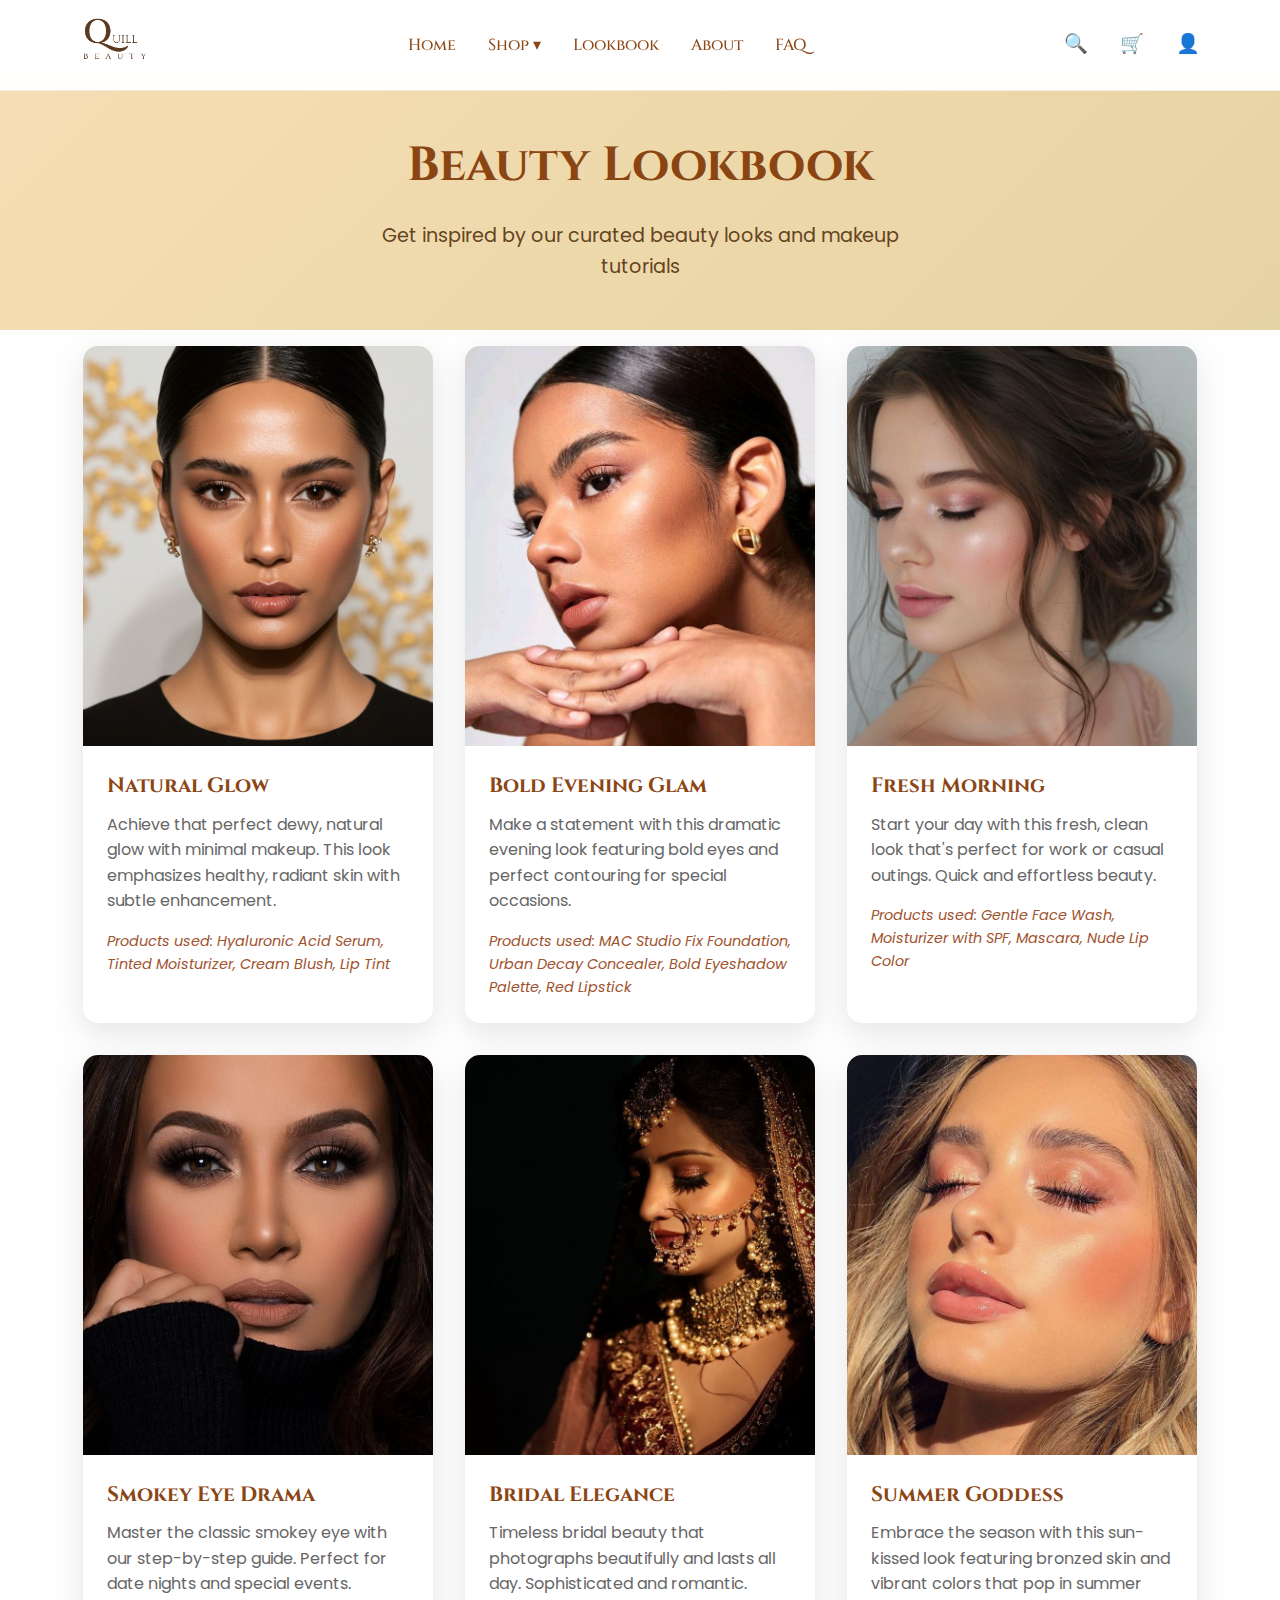
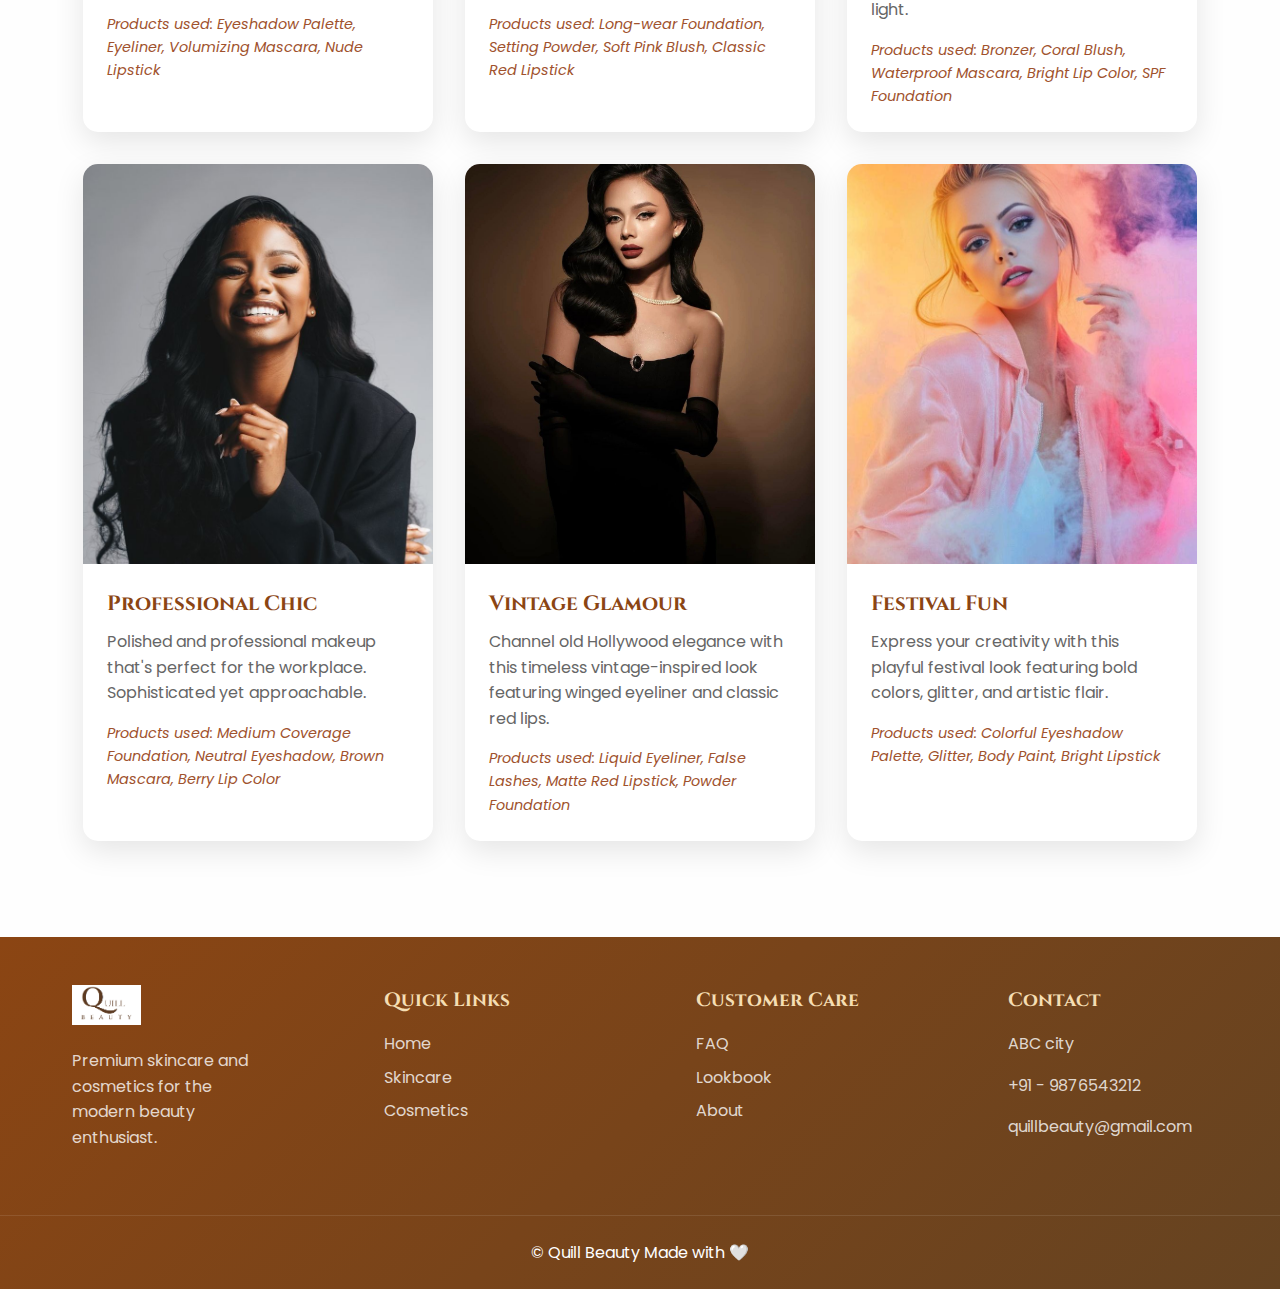
<file: lookbook.html>
<!DOCTYPE html>
<html lang="en">

<head>
    <meta charset="UTF-8">
    <meta name="viewport" content="width=device-width, initial-scale=1.0">
    <title>Lookbook - Quill Beauty</title>
    <link rel="stylesheet" href="styles.css">
    <!-- Google Fonts -->
    <link href="https://fonts.googleapis.com/css2?family=Cinzel:wght@400;500;600;700&family=Poppins:wght@300;400;500;600&display=swap" rel="stylesheet">
</head>

<body>
    <!-- Navigation -->
    <nav class="navbar">
        <div class="nav-container">
            <div class="logo">
                        <img src="./Screenshot 2025-07-12 220428.png" alt="Estee Lauder Double Wear">
            </div>
            
            <!-- Desktop Menu -->
            <ul class="nav-menu">
                <li><a href="index.html" class="nav-link">Home</a></li>
                <li class="dropdown">
                    <span class="nav-link">Shop ▾</span>
                    <div class="dropdown-content">
                        <a href="skincare.html">Skincare</a>
                        <a href="cosmetics.html">Cosmetics</a>
                    </div>
                </li>
                <li><a href="lookbook.html" class="nav-link">Lookbook</a></li>
                <li><a href="about.html" class="nav-link">About</a></li>
                <li><a href="faq.html" class="nav-link">FAQ</a></li>
            </ul>
            
            <!-- Desktop Icons -->
            <div class="nav-icons">
                <span class="nav-icon">🔍</span>
                <span class="nav-icon">🛒</span>
                <span class="nav-icon">👤</span>
            </div>
            
            <!-- Mobile Menu Button -->
            <div class="mobile-menu-btn">☰</div>
        </div>
    </nav>

    <!-- LOOKBOOK PAGE -->
    <section class="page">
        <div class="page-header">
            <h1>Beauty Lookbook</h1>
            <p>Get inspired by our curated beauty looks and makeup tutorials</p>
        </div>

        <div class="lookbook-container">
            <div class="lookbook-gallery" style="margin-top: 1rem;">
                <!-- Natural Glow Look -->
                <div class="lookbook-item">
                    <div class="look-image">
                        <img src="./products/natural-glow-look.jpg" alt="Natural Glow">
                    </div>
                    <div class="look-info">
                        <h3>Natural Glow</h3>
                        <p>Achieve that perfect dewy, natural glow with minimal makeup. This look emphasizes healthy, radiant skin with subtle enhancement.</p>
                        <div class="look-products">
                            Products used: Hyaluronic Acid Serum, Tinted Moisturizer, Cream Blush, Lip Tint
                        </div>
                    </div>
                </div>

                <!-- Bold Evening Look -->
                <div class="lookbook-item">
                    <div class="look-image">
                        <img src="./products/evening-glow.jpg" alt="Estee Lauder Double Wear">
                    </div>
                    <div class="look-info">
                        <h3>Bold Evening Glam</h3>
                        <p>Make a statement with this dramatic evening look featuring bold eyes and perfect contouring for special occasions.</p>
                        <div class="look-products">
                            Products used: MAC Studio Fix Foundation, Urban Decay Concealer, Bold Eyeshadow Palette, Red Lipstick
                        </div>
                    </div>
                </div>

                <!-- Fresh Morning Look -->
                <div class="lookbook-item">
                    <div class="look-image">
                        <img src="./products/fresh-morning-look1.jpg" alt="Estee Lauder Double Wear">
                    </div>
                    <div class="look-info">
                        <h3>Fresh Morning</h3>
                        <p>Start your day with this fresh, clean look that's perfect for work or casual outings. Quick and effortless beauty.</p>
                        <div class="look-products">
                            Products used: Gentle Face Wash, Moisturizer with SPF, Mascara, Nude Lip Color
                        </div>
                    </div>
                </div>

                <!-- Smokey Eye Look -->
                <div class="lookbook-item">
                    <div class="look-image">
                        <img src="./products/smokey-eye-look.jpg" alt="Estee Lauder Double Wear">
                    </div>
                    <div class="look-info">
                        <h3>Smokey Eye Drama</h3>
                        <p>Master the classic smokey eye with our step-by-step guide. Perfect for date nights and special events.</p>
                        <div class="look-products">
                            Products used: Eyeshadow Palette, Eyeliner, Volumizing Mascara, Nude Lipstick
                        </div>
                    </div>
                </div>

                <!-- Bridal Glow Look -->
                <div class="lookbook-item">
                    <div class="look-image">
                        <img src="./products/bridal-look.jpg" alt="Estee Lauder Double Wear">
                    </div>
                    <div class="look-info">
                        <h3>Bridal Elegance</h3>
                        <p>Timeless bridal beauty that photographs beautifully and lasts all day. Sophisticated and romantic.</p>
                        <div class="look-products">
                            Products used: Long-wear Foundation, Setting Powder, Soft Pink Blush, Classic Red Lipstick
                        </div>
                    </div>
                </div>

                <!-- Summer Glow Look -->
                <div class="lookbook-item">
                    <div class="look-image">
                        <img src="./products/summer-glow-look.jpg" alt="Estee Lauder Double Wear">
                    </div>
                    <div class="look-info">
                        <h3>Summer Goddess</h3>
                        <p>Embrace the season with this sun-kissed look featuring bronzed skin and vibrant colors that pop in summer light.</p>
                        <div class="look-products">
                            Products used: Bronzer, Coral Blush, Waterproof Mascara, Bright Lip Color, SPF Foundation
                        </div>
                    </div>
                </div>

                <!-- Professional Look -->
                <div class="lookbook-item">
                    <div class="look-image">
                        <img src="./products/professional-makeup-look.jpg" alt="Estee Lauder Double Wear">
                    </div>
                    <div class="look-info">
                        <h3>Professional Chic</h3>
                        <p>Polished and professional makeup that's perfect for the workplace. Sophisticated yet approachable.</p>
                        <div class="look-products">
                            Products used: Medium Coverage Foundation, Neutral Eyeshadow, Brown Mascara, Berry Lip Color
                        </div>
                    </div>
                </div>

                <!-- Vintage Glamour Look -->
                <div class="lookbook-item">
                    <div class="look-image">
                        <img src="./products/vintage.jpg" alt="Estee Lauder Double Wear">
                    </div>
                    <div class="look-info">
                        <h3>Vintage Glamour</h3>
                        <p>Channel old Hollywood elegance with this timeless vintage-inspired look featuring winged eyeliner and classic red lips.</p>
                        <div class="look-products">
                            Products used: Liquid Eyeliner, False Lashes, Matte Red Lipstick, Powder Foundation
                        </div>
                    </div>
                </div>

                <!-- Festival Fun Look -->
                <div class="lookbook-item">
                    <div class="look-image">
                        <img src="./products/festive-fun-look.jpg" alt="Estee Lauder Double Wear">
                    </div>
                    <div class="look-info">
                        <h3>Festival Fun</h3>
                        <p>Express your creativity with this playful festival look featuring bold colors, glitter, and artistic flair.</p>
                        <div class="look-products">
                            Products used: Colorful Eyeshadow Palette, Glitter, Body Paint, Bright Lipstick
                        </div>
                    </div>
                </div>
            </div>
        </div>
    </section>

    <!-- Footer -->
    <footer class="footer">
        <div class="footer-content">
            <div class="footer-section">
                <div class="footer-logo">
                        <img src="./Screenshot 2025-07-12 220428.png" alt="Estee Lauder Double Wear">
                </div>
                <p>Premium skincare and cosmetics for the modern beauty enthusiast.</p>
            </div>

            <div class="footer-section">
                <h4>Quick Links</h4>
                <ul class="footer-links">
                    <li><a href="index.html">Home</a></li>
                    <li><a href="skincare.html">Skincare</a></li>
                    <li><a href="cosmetics.html">Cosmetics</a></li>
                </ul>
            </div>

            <div class="footer-section">
                <h4>Customer Care</h4>
                <ul class="footer-links">
                    <li><a href="faq.html">FAQ</a></li>
                    <li><a href="lookbook.html">Lookbook</a></li>
                    <li><a href="about.html">About</a></li>
                </ul>
            </div>

            <div class="footer-section">
                <h4>Contact</h4>
                <p>ABC city</p>
                <p>+91 - 9876543212</p>
                <p>quillbeauty@gmail.com</p>
            </div>
        </div>

        <div class="footer-bottom">
            <div class="footer-bottom-content">
                <p>&copy; Quill Beauty Made with 🤍</p>
            </div>
        </div>
    </footer>

</body>
</html>
</file>
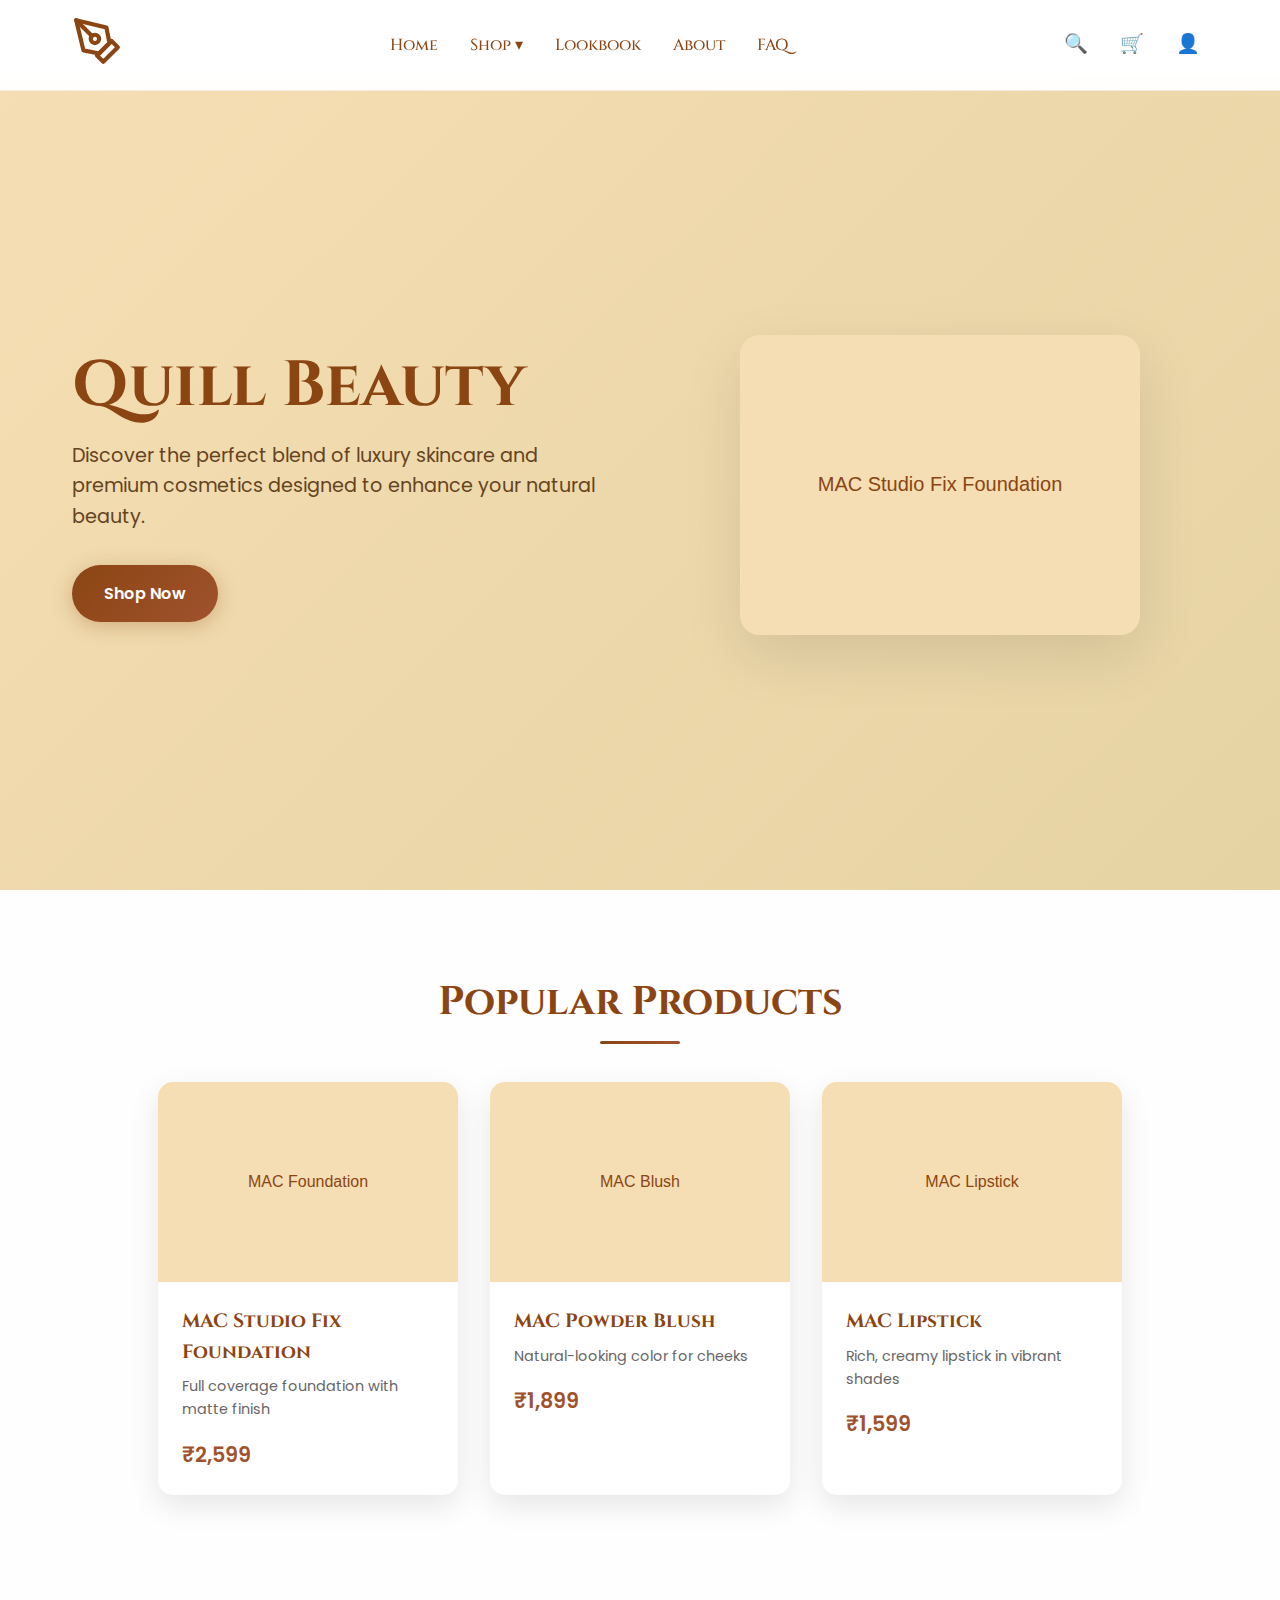
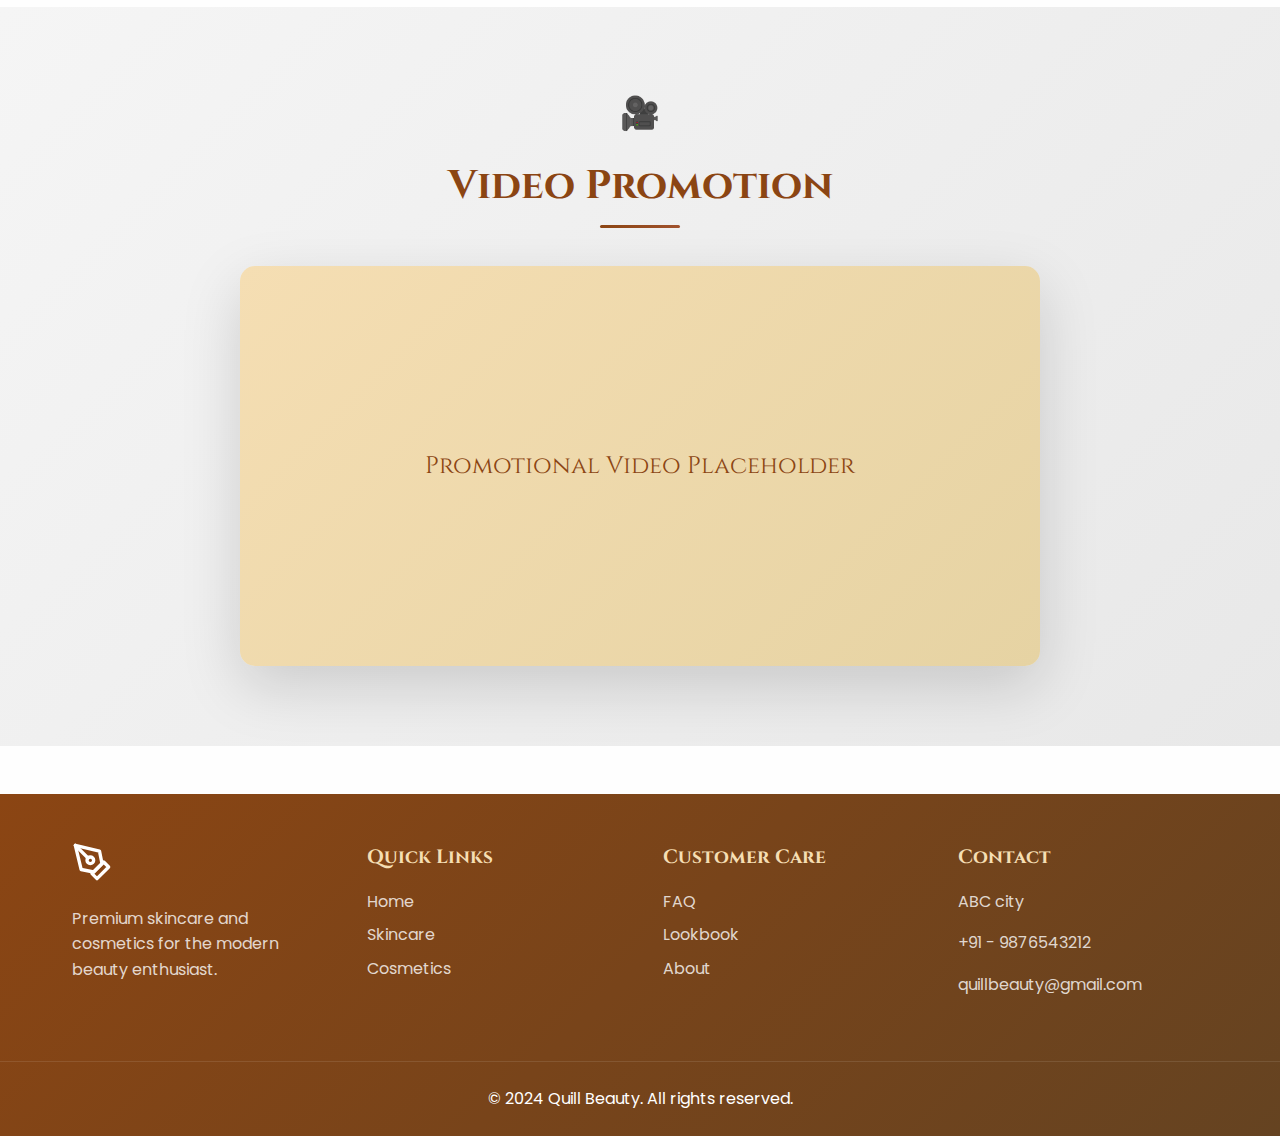
<file: NEW.html>
<!DOCTYPE html>
<html lang="en">

<head>
    <meta charset="UTF-8">
    <meta name="viewport" content="width=device-width, initial-scale=1.0">
    <title>Quill Beauty - Premium Skincare & Cosmetics</title>
    <link rel="stylesheet" href="New.css">
    <!-- Google Fonts -->
    <link href="https://fonts.googleapis.com/css2?family=Cinzel:wght@400;500;600;700&family=Poppins:wght@300;400;500;600&display=swap" rel="stylesheet">
</head>

<body>
    <!-- Navigation -->
    <nav class="navbar">
        <div class="nav-container">
            <div class="logo">
                <img src="data:image/svg+xml,%3Csvg xmlns='http://www.w3.org/2000/svg' width='50' height='50' viewBox='0 0 24 24' fill='none' stroke='%238B4513' stroke-width='2' stroke-linecap='round' stroke-linejoin='round'%3E%3Cpath d='M12 19l7-7 3 3-7 7-3-3z'/%3E%3Cpath d='M18 13l-1.5-7.5L2 2l3.5 14.5L13 18l5-5z'/%3E%3Cpath d='M2 2l7.586 7.586'/%3E%3Ccircle cx='11' cy='11' r='2'/%3E%3C/svg%3E" alt="Quill Beauty Logo">
            </div>
            
            <!-- Desktop Menu -->
            <ul class="nav-menu">
                <li><a href="#home" class="nav-link">Home</a></li>
                <li class="dropdown">
                    <span class="nav-link">Shop ▾</span>
                    <div class="dropdown-content">
                        <a href="#skincare">Skincare</a>
                        <a href="#cosmetics">Cosmetics</a>
                    </div>
                </li>
                <li><a href="#lookbook" class="nav-link">Lookbook</a></li>
                <li><a href="#about" class="nav-link">About</a></li>
                <li><a href="#faq" class="nav-link">FAQ</a></li>
            </ul>
            
            <!-- Desktop Icons -->
            <div class="nav-icons">
                <span class="nav-icon">🔍</span>
                <span class="nav-icon">🛒</span>
                <span class="nav-icon">👤</span>
            </div>
            
            <!-- Mobile Menu Button -->
            <div class="mobile-menu-btn">☰</div>
        </div>
    </nav>

    <!-- HOME PAGE -->
    <section id="home" class="page">
        <!-- Hero Section -->
        <div class="hero">
            <div class="hero-content">
                <div class="hero-text">
                    <h1>Quill Beauty</h1>
                    <p>Discover the perfect blend of luxury skincare and premium cosmetics designed to enhance your natural beauty.</p>
                    <a href="#skincare" class="cta-button" target="_blank">Shop Now</a>
                </div>
                <div class="hero-image">
                    <img src="data:image/svg+xml,%3Csvg xmlns='http://www.w3.org/2000/svg' width='400' height='300' viewBox='0 0 400 300'%3E%3Crect width='400' height='300' fill='%23F5DEB3'/%3E%3Ctext x='200' y='150' font-family='Arial' font-size='20' fill='%238B4513' text-anchor='middle' dy='.3em'%3EMAC Studio Fix Foundation%3C/text%3E%3C/svg%3E" alt="MAC Studio Fix Foundation">
                </div>
            </div>
        </div>

        <!-- Popular Products -->
        <div class="popular-products">
            <h2 class="section-title">Popular Products</h2>
            <div class="products-container">
                <div class="product-card">
                    <div class="product-image">
                        <img src="data:image/svg+xml,%3Csvg xmlns='http://www.w3.org/2000/svg' width='300' height='200' viewBox='0 0 300 200'%3E%3Crect width='300' height='200' fill='%23F5DEB3'/%3E%3Ctext x='150' y='100' font-family='Arial' font-size='16' fill='%238B4513' text-anchor='middle' dy='.3em'%3EMAC Foundation%3C/text%3E%3C/svg%3E" alt="MAC Studio Fix Foundation">
                        <div class="product-overlay">
                            <button class="overlay-btn">🔍</button>
                            <button class="overlay-btn">🛒</button>
                            <button class="overlay-btn">❤️</button>
                        </div>
                    </div>
                    <div class="product-info">
                        <h3>MAC Studio Fix Foundation</h3>
                        <p>Full coverage foundation with matte finish</p>
                        <div class="product-price">₹2,599</div>
                    </div>
                </div>

                <div class="product-card">
                    <div class="product-image">
                        <img src="data:image/svg+xml,%3Csvg xmlns='http://www.w3.org/2000/svg' width='300' height='200' viewBox='0 0 300 200'%3E%3Crect width='300' height='200' fill='%23F5DEB3'/%3E%3Ctext x='150' y='100' font-family='Arial' font-size='16' fill='%238B4513' text-anchor='middle' dy='.3em'%3EMAC Blush%3C/text%3E%3C/svg%3E" alt="MAC Powder Blush">
                        <div class="product-overlay">
                            <button class="overlay-btn">🔍</button>
                            <button class="overlay-btn">🛒</button>
                            <button class="overlay-btn">❤️</button>
                        </div>
                    </div>
                    <div class="product-info">
                        <h3>MAC Powder Blush</h3>
                        <p>Natural-looking color for cheeks</p>
                        <div class="product-price">₹1,899</div>
                    </div>
                </div>

                <div class="product-card">
                    <div class="product-image">
                        <img src="data:image/svg+xml,%3Csvg xmlns='http://www.w3.org/2000/svg' width='300' height='200' viewBox='0 0 300 200'%3E%3Crect width='300' height='200' fill='%23F5DEB3'/%3E%3Ctext x='150' y='100' font-family='Arial' font-size='16' fill='%238B4513' text-anchor='middle' dy='.3em'%3EMAC Lipstick%3C/text%3E%3C/svg%3E" alt="MAC Lipstick">
                        <div class="product-overlay">
                            <button class="overlay-btn">🔍</button>
                            <button class="overlay-btn">🛒</button>
                            <button class="overlay-btn">❤️</button>
                        </div>
                    </div>
                    <div class="product-info">
                        <h3>MAC Lipstick</h3>
                        <p>Rich, creamy lipstick in vibrant shades</p>
                        <div class="product-price">₹1,599</div>
                    </div>
                </div>
            </div>
        </div>

        <!-- Video Promotion -->
        <div class="video-section">
            <div class="video-header">
                <span class="camera-icon">🎥</span>
                <h2 class="section-title">Video Promotion</h2>
            </div>
            <div class="video-container">
                <div style="width: 100%; height: 400px; background: linear-gradient(135deg, #F5DEB3, #E6D3A3); display: flex; align-items: center; justify-content: center; font-family: 'Cinzel', serif; font-size: 24px; color: #8B4513;">
                    Promotional Video Placeholder
                </div>
            </div>
        </div>
    </section>

    <!-- SKINCARE PAGE -->
    <section id="skincare" class="page">
        <div class="page-header">
            <h1>Skincare Collection</h1>
            <p>Nourish your skin with our premium skincare essentials</p>
        </div>

        <!-- Hidden checkboxes for category switching -->
        <input type="radio" name="skincare-category" id="skincare-all-toggle" checked>
        <input type="radio" name="skincare-category" id="skincare-facewash-toggle">
        <input type="radio" name="skincare-category" id="skincare-moisturizer-toggle">
        <input type="radio" name="skincare-category" id="skincare-sunscreen-toggle">
        <input type="radio" name="skincare-category" id="skincare-serum-toggle">

        <div class="category-nav">
            <div class="category-links">
                <label for="skincare-all-toggle" class="category-link active">All Products</label>
                <label for="skincare-facewash-toggle" class="category-link">Face Wash</label>
                <label for="skincare-moisturizer-toggle" class="category-link">Moisturizer</label>
                <label for="skincare-sunscreen-toggle" class="category-link">Sunscreen</label>
                <label for="skincare-serum-toggle" class="category-link">Serum</label>
            </div>
        </div>

        <!-- All Skincare Products -->
        <div id="skincare-all" class="products-section category-section">
            <div class="products-container">
                <div class="product-card small">
                    <div class="product-image">
                        <img src="data:image/svg+xml,%3Csvg xmlns='http://www.w3.org/2000/svg' width='280' height='200' viewBox='0 0 280 200'%3E%3Crect width='280' height='200' fill='%23F5DEB3'/%3E%3Ctext x='140' y='100' font-family='Arial' font-size='14' fill='%238B4513' text-anchor='middle' dy='.3em'%3EGentle Face Wash%3C/text%3E%3C/svg%3E" alt="Gentle Face Wash">
                        <div class="product-overlay">
                            <button class="overlay-btn">🔍</button>
                            <button class="overlay-btn">🛒</button>
                            <button class="overlay-btn">❤️</button>
                        </div>
                    </div>
                    <div class="product-info">
                        <h3>Gentle Face Wash</h3>
                        <p>Deep cleansing formula</p>
                        <div class="product-price">₹449</div>
                    </div>
                </div>

                <div class="product-card small">
                    <div class="product-image">
                        <img src="data:image/svg+xml,%3Csvg xmlns='http://www.w3.org/2000/svg' width='280' height='200' viewBox='0 0 280 200'%3E%3Crect width='280' height='200' fill='%23F5DEB3'/%3E%3Ctext x='140' y='100' font-family='Arial' font-size='14' fill='%238B4513' text-anchor='middle' dy='.3em'%3EHydrating Moisturizer%3C/text%3E%3C/svg%3E" alt="Hydrating Moisturizer">
                        <div class="product-overlay">
                            <button class="overlay-btn">🔍</button>
                            <button class="overlay-btn">🛒</button>
                            <button class="overlay-btn">❤️</button>
                        </div>
                    </div>
                    <div class="product-info">
                        <h3>Hydrating Moisturizer</h3>
                        <p>24-hour hydration</p>
                        <div class="product-price">₹699</div>
                    </div>
                </div>

                <div class="product-card small">
                    <div class="product-image">
                        <img src="data:image/svg+xml,%3Csvg xmlns='http://www.w3.org/2000/svg' width='280' height='200' viewBox='0 0 280 200'%3E%3Crect width='280' height='200' fill='%23F5DEB3'/%3E%3Ctext x='140' y='100' font-family='Arial' font-size='14' fill='%238B4513' text-anchor='middle' dy='.3em'%3EVitamin C Serum%3C/text%3E%3C/svg%3E" alt="Vitamin C Serum">
                        <div class="product-overlay">
                            <button class="overlay-btn">🔍</button>
                            <button class="overlay-btn">🛒</button>
                            <button class="overlay-btn">❤️</button>
                        </div>
                    </div>
                    <div class="product-info">
                        <h3>Vitamin C Serum</h3>
                        <p>Brightening formula</p>
                        <div class="product-price">₹1,299</div>
                    </div>
                </div>

                <div class="product-card small">
                    <div class="product-image">
                        <img src="data:image/svg+xml,%3Csvg xmlns='http://www.w3.org/2000/svg' width='280' height='200' viewBox='0 0 280 200'%3E%3Crect width='280' height='200' fill='%23F5DEB3'/%3E%3Ctext x='140' y='100' font-family='Arial' font-size='14' fill='%238B4513' text-anchor='middle' dy='.3em'%3ESPF 30 Sunscreen%3C/text%3E%3C/svg%3E" alt="SPF 30 Sunscreen">
                        <div class="product-overlay">
                            <button class="overlay-btn">🔍</button>
                            <button class="overlay-btn">🛒</button>
                            <button class="overlay-btn">❤️</button>
                        </div>
                    </div>
                    <div class="product-info">
                        <h3>SPF 30 Sunscreen</h3>
                        <p>Broad spectrum protection</p>
                        <div class="product-price">₹799</div>
                    </div>
                </div>

                <div class="product-card small">
                    <div class="product-image">
                        <img src="data:image/svg+xml,%3Csvg xmlns='http://www.w3.org/2000/svg' width='280' height='200' viewBox='0 0 280 200'%3E%3Crect width='280' height='200' fill='%23F5DEB3'/%3E%3Ctext x='140' y='100' font-family='Arial' font-size='14' fill='%238B4513' text-anchor='middle' dy='.3em'%3EHyaluronic Acid%3C/text%3E%3C/svg%3E" alt="Hyaluronic Acid Serum">
                        <div class="product-overlay">
                            <button class="overlay-btn">🔍</button>
                            <button class="overlay-btn">🛒</button>
                            <button class="overlay-btn">❤️</button>
                        </div>
                    </div>
                    <div class="product-info">
                        <h3>Hyaluronic Acid Serum</h3>
                        <p>Intense hydration boost</p>
                        <div class="product-price">₹1,599</div>
                    </div>
                </div>

                <div class="product-card small">
                    <div class="product-image">
                        <img src="data:image/svg+xml,%3Csvg xmlns='http://www.w3.org/2000/svg' width='280' height='200' viewBox='0 0 280 200'%3E%3Crect width='280' height='200' fill='%23F5DEB3'/%3E%3Ctext x='140' y='100' font-family='Arial' font-size='14' fill='%238B4513' text-anchor='middle' dy='.3em'%3ENight Repair Cream%3C/text%3E%3C/svg%3E" alt="Night Repair Cream">
                        <div class="product-overlay">
                            <button class="overlay-btn">🔍</button>
                            <button class="overlay-btn">🛒</button>
                            <button class="overlay-btn">❤️</button>
                        </div>
                    </div>
                    <div class="product-info">
                        <h3>Night Repair Cream</h3>
                        <p>Overnight rejuvenation</p>
                        <div class="product-price">₹999</div>
                    </div>
                </div>

                <div class="product-card small">
                    <div class="product-image">
                        <img src="data:image/svg+xml,%3Csvg xmlns='http://www.w3.org/2000/svg' width='280' height='200' viewBox='0 0 280 200'%3E%3Crect width='280' height='200' fill='%23F5DEB3'/%3E%3Ctext x='140' y='100' font-family='Arial' font-size='14' fill='%238B4513' text-anchor='middle' dy='.3em'%3EExfoliating Scrub%3C/text%3E%3C/svg%3E" alt="Exfoliating Scrub">
                        <div class="product-overlay">
                            <button class="overlay-btn">🔍</button>
                            <button class="overlay-btn">🛒</button>
                            <button class="overlay-btn">❤️</button>
                        </div>
                    </div>
                    <div class="product-info">
                        <h3>Exfoliating Scrub</h3>
                        <p>Gentle weekly exfoliation</p>
                        <div class="product-price">₹549</div>
                    </div>
                </div>

                <div class="product-card small">
                    <div class="product-image">
                        <img src="data:image/svg+xml,%3Csvg xmlns='http://www.w3.org/2000/svg' width='280' height='200' viewBox='0 0 280 200'%3E%3Crect width='280' height='200' fill='%23F5DEB3'/%3E%3Ctext x='140' y='100' font-family='Arial' font-size='14' fill='%238B4513' text-anchor='middle' dy='.3em'%3ERetinol Night Serum%3C/text%3E%3C/svg%3E" alt="Retinol Night Serum">
                        <div class="product-overlay">
                            <button class="overlay-btn">🔍</button>
                            <button class="overlay-btn">🛒</button>
                            <button class="overlay-btn">❤️</button>
                        </div>
                    </div>
                    <div class="product-info">
                        <h3>Retinol Night Serum</h3>
                        <p>Anti-aging formula</p>
                        <div class="product-price">₹1,899</div>
                    </div>
                </div>
            </div>
        </div>

        <!-- Face Wash Category -->
        <div id="skincare-facewash" class="products-section category-section">
            <div class="products-container">
                <div class="product-card small">
                    <div class="product-image">
                        <img src="data:image/svg+xml,%3Csvg xmlns='http://www.w3.org/2000/svg' width='280' height='200' viewBox='0 0 280 200'%3E%3Crect width='280' height='200' fill='%23F5DEB3'/%3E%3Ctext x='140' y='100' font-family='Arial' font-size='14' fill='%238B4513' text-anchor='middle' dy='.3em'%3ECetaphil Gentle%3C/text%3E%3C/svg%3E" alt="Cetaphil Gentle Cleanser">
                        <div class="product-overlay">
                            <button class="overlay-btn">🔍</button>
                            <button class="overlay-btn">🛒</button>
                            <button class="overlay-btn">❤️</button>
                        </div>
                    </div>
                    <div class="product-info">
                        <h3>Cetaphil Gentle Cleanser</h3>
                        <p>For sensitive skin</p>
                        <div class="product-price">₹399</div>
                    </div>
                </div>

                <div class="product-card small">
                    <div class="product-image">
                        <img src="data:image/svg+xml,%3Csvg xmlns='http://www.w3.org/2000/svg' width='280' height='200' viewBox='0 0 280 200'%3E%3Crect width='280' height='200' fill='%23F5DEB3'/%3E%3Ctext x='140' y='100' font-family='Arial' font-size='14' fill='%238B4513' text-anchor='middle' dy='.3em'%3ENeutrogena Deep%3C/text%3E%3C/svg%3E" alt="Neutrogena Deep Clean">
                        <div class="product-overlay">
                            <button class="overlay-btn">🔍</button>
                            <button class="overlay-btn">🛒</button>
                            <button class="overlay-btn">❤️</button>
                        </div>
                    </div>
                    <div class="product-info">
                        <h3>Neutrogena Deep Clean</h3>
                        <p>Oil-free foaming cleanser</p>
                        <div class="product-price">₹349</div>
                    </div>
                </div>

                <div class="product-card small">
                    <div class="product-image">
                        <img src="data:image/svg+xml,%3Csvg xmlns='http://www.w3.org/2000/svg' width='280' height='200' viewBox='0 0 280 200'%3E%3Crect width='280' height='200' fill='%23F5DEB3'/%3E%3Ctext x='140' y='100' font-family='Arial' font-size='14' fill='%238B4513' text-anchor='middle' dy='.3em'%3EHimalaya Neem%3C/text%3E%3C/svg%3E" alt="Himalaya Neem Face Wash">
                        <div class="product-overlay">
                            <button class="overlay-btn">🔍</button>
                            <button class="overlay-btn">🛒</button>
                            <button class="overlay-btn">❤️</button>
                        </div>
                    </div>
                    <div class="product-info">
                        <h3>Himalaya Neem Face Wash</h3>
                        <p>Purifying neem & turmeric</p>
                        <div class="product-price">₹159</div>
                    </div>
                </div>
            </div>
        </div>

        <!-- Moisturizer Category -->
        <div id="skincare-moisturizer" class="products-section category-section">
            <div class="products-container">
                <div class="product-card small">
                    <div class="product-image">
                        <img src="data:image/svg+xml,%3Csvg xmlns='http://www.w3.org/2000/svg' width='280' height='200' viewBox='0 0 280 200'%3E%3Crect width='280' height='200' fill='%23F5DEB3'/%3E%3Ctext x='140' y='100' font-family='Arial' font-size='14' fill='%238B4513' text-anchor='middle' dy='.3em'%3ENivea Soft%3C/text%3E%3C/svg%3E" alt="Nivea Soft Moisturizer">
                        <div class="product-overlay">
                            <button class="overlay-btn">🔍</button>
                            <button class="overlay-btn">🛒</button>
                            <button class="overlay-btn">❤️</button>
                        </div>
                    </div>
                    <div class="product-info">
                        <h3>Nivea Soft Moisturizer</h3>
                        <p>Light moisturizing cream</p>
                        <div class="product-price">₹299</div>
                    </div>
                </div>

                <div class="product-card small">
                    <div class="product-image">
                        <img src="data:image/svg+xml,%3Csvg xmlns='http://www.w3.org/2000/svg' width='280' height='200' viewBox='0 0 280 200'%3E%3Crect width='280' height='200' fill='%23F5DEB3'/%3E%3Ctext x='140' y='100' font-family='Arial' font-size='14' fill='%238B4513' text-anchor='middle' dy='.3em'%3EOlay Total Effects%3C/text%3E%3C/svg%3E" alt="Olay Total Effects">
                        <div class="product-overlay">
                            <button class="overlay-btn">🔍</button>
                            <button class="overlay-btn">🛒</button>
                            <button class="overlay-btn">❤️</button>
                        </div>
                    </div>
                    <div class="product-info">
                        <h3>Olay Total Effects</h3>
                        <p>7-in-1 anti-aging moisturizer</p>
                        <div class="product-price">₹899</div>
                    </div>
                </div>
            </div>
        </div>

        <!-- Sunscreen Category -->
        <div id="skincare-sunscreen" class="products-section category-section">
            <div class="products-container">
                <div class="product-card small">
                    <div class="product-image">
                        <img src="data:image/svg+xml,%3Csvg xmlns='http://www.w3.org/2000/svg' width='280' height='200' viewBox='0 0 280 200'%3E%3Crect width='280' height='200' fill='%23F5DEB3'/%3E%3Ctext x='140' y='100' font-family='Arial' font-size='14' fill='%238B4513' text-anchor='middle' dy='.3em'%3ENeutrogena Ultra%3C/text%3E%3C/svg%3E" alt="Neutrogena Ultra Sheer">
                        <div class="product-overlay">
                            <button class="overlay-btn">🔍</button>
                            <button class="overlay-btn">🛒</button>
                            <button class="overlay-btn">❤️</button>
                        </div>
                    </div>
                    <div class="product-info">
                        <h3>Neutrogena Ultra Sheer</h3>
                        <p>SPF 50+ PA++++</p>
                        <div class="product-price">₹599</div>
                    </div>
                </div>

                <div class="product-card small">
                    <div class="product-image">
                        <img src="data:image/svg+xml,%3Csvg xmlns='http://www.w3.org/2000/svg' width='280' height='200' viewBox='0 0 280 200'%3E%3Crect width='280' height='200' fill='%23F5DEB3'/%3E%3Ctext x='140' y='100' font-family='Arial' font-size='14' fill='%238B4513' text-anchor='middle' dy='.3em'%3ELakme Sun Expert%3C/text%3E%3C/svg%3E" alt="Lakme Sun Expert">
                        <div class="product-overlay">
                            <button class="overlay-btn">🔍</button>
                            <button class="overlay-btn">🛒</button>
                            <button class="overlay-btn">❤️</button>
                        </div>
                    </div>
                    <div class="product-info">
                        <h3>Lakme Sun Expert</h3>
                        <p>SPF 30 PA++ sunscreen lotion</p>
                        <div class="product-price">₹399</div>
                    </div>
                </div>
            </div>
        </div>

        <!-- Serum Category -->
        <div id="skincare-serum" class="products-section category-section">
            <div class="products-container">
                <div class="product-card small">
                    <div class="product-image">
                        <img src="data:image/svg+xml,%3Csvg xmlns='http://www.w3.org/2000/svg' width='280' height='200' viewBox='0 0 280 200'%3E%3Crect width='280' height='200' fill='%23F5DEB3'/%3E%3Ctext x='140' y='100' font-family='Arial' font-size='14' fill='%238B4513' text-anchor='middle' dy='.3em'%3EThe Ordinary%3C/text%3E%3C/svg%3E" alt="The Ordinary Niacinamide">
                        <div class="product-overlay">
                            <button class="overlay-btn">🔍</button>
                            <button class="overlay-btn">🛒</button>
                            <button class="overlay-btn">❤️</button>
                        </div>
                    </div>
                    <div class="product-info">
                        <h3>The Ordinary Niacinamide</h3>
                        <p>10% + Zinc 1% serum</p>
                        <div class="product-price">₹899</div>
                    </div>
                </div>

                <div class="product-card small">
                    <div class="product-image">
                        <img src="data:image/svg+xml,%3Csvg xmlns='http://www.w3.org/2000/svg' width='280' height='200' viewBox='0 0 280 200'%3E%3Crect width='280' height='200' fill='%23F5DEB3'/%3E%3Ctext x='140' y='100' font-family='Arial' font-size='14' fill='%238B4513' text-anchor='middle' dy='.3em'%3EMinimalist Vitamin C%3C/text%3E%3C/svg%3E" alt="Minimalist Vitamin C">
                        <div class="product-overlay">
                            <button class="overlay-btn">🔍</button>
                            <button class="overlay-btn">🛒</button>
                            <button class="overlay-btn">❤️</button>
                        </div>
                    </div>
                    <div class="product-info">
                        <h3>Minimalist Vitamin C</h3>
                        <p>10% L-Ascorbic Acid serum</p>
                        <div class="product-price">₹699</div>
                    </div>
                </div>
            </div>
        </div>
    </section>

    <!-- COSMETICS PAGE -->
    <section id="cosmetics" class="page">
        <div class="page-header">
            <h1>Cosmetics Collection</h1>
            <p>Express your beauty with our premium makeup essentials</p>
        </div>

        <!-- Hidden checkboxes for category switching -->
        <input type="radio" name="cosmetics-category" id="cosmetics-all-toggle" checked>
        <input type="radio" name="cosmetics-category" id="cosmetics-foundation-toggle">
        <input type="radio" name="cosmetics-category" id="cosmetics-concealer-toggle">
        <input type="radio" name="cosmetics-category" id="cosmetics-compact-toggle">
        <input type="radio" name="cosmetics-category" id="cosmetics-lipstick-toggle">
        <input type="radio" name="cosmetics-category" id="cosmetics-mascara-toggle">
        <input type="radio" name="cosmetics-category" id="cosmetics-blush-toggle">

        <div class="category-nav">
            <div class="category-links">
                <label for="cosmetics-all-toggle" class="category-link active">All Products</label>
                <label for="cosmetics-foundation-toggle" class="category-link">Foundation</label>
                <label for="cosmetics-concealer-toggle" class="category-link">Concealer</label>
                <label for="cosmetics-compact-toggle" class="category-link">Compact</label>
                <label for="cosmetics-lipstick-toggle" class="category-link">Lipstick</label>
                <label for="cosmetics-mascara-toggle" class="category-link">Mascara</label>
                <label for="cosmetics-blush-toggle" class="category-link">Blush</label>
            </div>
        </div>

        <!-- All Cosmetics Products -->
        <div id="cosmetics-all" class="products-section category-section">
            <div class="products-container">
                <div class="product-card small">
                    <div class="product-image">
                        <img src="data:image/svg+xml,%3Csvg xmlns='http://www.w3.org/2000/svg' width='280' height='200' viewBox='0 0 280 200'%3E%3Crect width='280' height='200' fill='%23F5DEB3'/%3E%3Ctext x='140' y='100' font-family='Arial' font-size='14' fill='%238B4513' text-anchor='middle' dy='.3em'%3EFull Coverage%3C/text%3E%3C/svg%3E" alt="Full Coverage Foundation">
                        <div class="product-overlay">
                            <button class="overlay-btn">🔍</button>
                            <button class="overlay-btn">🛒</button>
                            <button class="overlay-btn">❤️</button>
                        </div>
                    </div>
                    <div class="product-info">
                        <h3>Full Coverage Foundation</h3>
                        <p>24-hour wear</p>
                        <div class="product-price">₹1,199</div>
                    </div>
                </div>

                <div class="product-card small">
                    <div class="product-image">
                        <img src="data:image/svg+xml,%3Csvg xmlns='http://www.w3.org/2000/svg' width='280' height='200' viewBox='0 0 280 200'%3E%3Crect width='280' height='200' fill='%23F5DEB3'/%3E%3Ctext x='140' y='100' font-family='Arial' font-size='14' fill='%238B4513' text-anchor='middle' dy='.3em'%3EHD Concealer%3C/text%3E%3C/svg%3E" alt="HD Concealer">
                        <div class="product-overlay">
                            <button class="overlay-btn">🔍</button>
                            <button class="overlay-btn">🛒</button>
                            <button class="overlay-btn">❤️</button>
                        </div>
                    </div>
                    <div class="product-info">
                        <h3>HD Concealer</h3>
                        <p>High coverage concealer</p>
                        <div class="product-price">₹899</div>
                    </div>
                </div>

                <div class="product-card small">
                    <div class="product-image">
                        <img src="data:image/svg+xml,%3Csvg xmlns='http://www.w3.org/2000/svg' width='280' height='200' viewBox='0 0 280 200'%3E%3Crect width='280' height='200' fill='%23F5DEB3'/%3E%3Ctext x='140' y='100' font-family='Arial' font-size='14' fill='%238B4513' text-anchor='middle' dy='.3em'%3EPressed Powder%3C/text%3E%3C/svg%3E" alt="Pressed Powder Compact">
                        <div class="product-overlay">
                            <button class="overlay-btn">🔍</button>
                            <button class="overlay-btn">🛒</button>
                            <button class="overlay-btn">❤️</button>
                        </div>
                    </div>
                    <div class="product-info">
                        <h3>Pressed Powder Compact</h3>
                        <p>Matte finish powder</p>
                        <div class="product-price">₹699</div>
                    </div>
                </div>

                <div class="product-card small">
                    <div class="product-image">
                        <img src="data:image/svg+xml,%3Csvg xmlns='http://www.w3.org/2000/svg' width='280' height='200' viewBox='0 0 280 200'%3E%3Crect width='280' height='200' fill='%23F5DEB3'/%3E%3Ctext x='140' y='100' font-family='Arial' font-size='14' fill='%238B4513' text-anchor='middle' dy='.3em'%3EMatte Lipstick%3C/text%3E%3C/svg%3E" alt="Matte Lipstick">
                        <div class="product-overlay">
                            <button class="overlay-btn">🔍</button>
                            <button class="overlay-btn">🛒</button>
                            <button class="overlay-btn">❤️</button>
                        </div>
                    </div>
                    <div class="product-info">
                        <h3>Matte Lipstick</h3>
                        <p>Long-lasting color</p>
                        <div class="product-price">₹599</div>
                    </div>
                </div>

                <div class="product-card small">
                    <div class="product-image">
                        <img src="data:image/svg+xml,%3Csvg xmlns='http://www.w3.org/2000/svg' width='280' height='200' viewBox='0 0 280 200'%3E%3Crect width='280' height='200' fill='%23F5DEB3'/%3E%3Ctext x='140' y='100' font-family='Arial' font-size='14' fill='%238B4513' text-anchor='middle' dy='.3em'%3EVolume Mascara%3C/text%3E%3C/svg%3E" alt="Volume Mascara">
                        <div class="product-overlay">
                            <button class="overlay-btn">🔍</button>
                            <button class="overlay-btn">🛒</button>
                            <button class="overlay-btn">❤️</button>
                        </div>
                    </div>
                    <div class="product-info">
                        <h3>Volume Mascara</h3>
                        <p>Waterproof formula</p>
                        <div class="product-price">₹799</div>
                    </div>
                </div>

                <div class="product-card small">
                    <div class="product-image">
                        <img src="data:image/svg+xml,%3Csvg xmlns='http://www.w3.org/2000/svg' width='280' height='200' viewBox='0 0 280 200'%3E%3Crect width='280' height='200' fill='%23F5DEB3'/%3E%3Ctext x='140' y='100' font-family='Arial' font-size='14' fill='%238B4513' text-anchor='middle' dy='.3em'%3EPowder Blush%3C/text%3E%3C/svg%3E" alt="Powder Blush">
                        <div class="product-overlay">
                            <button class="overlay-btn">🔍</button>
                            <button class="overlay-btn">🛒</button>
                            <button class="overlay-btn">❤️</button>
                        </div>
                    </div>
                    <div class="product-info">
                        <h3>Powder Blush</h3>
                        <p>Natural glow finish</p>
                        <div class="product-price">₹549</div>
                    </div>
                </div>
            </div>
        </div>

        <!-- Foundation Category -->
        <div id="cosmetics-foundation" class="products-section category-section">
            <div class="products-container">
                <div class="product-card small">
                    <div class="product-image">
                        <img src="data:image/svg+xml,%3Csvg xmlns='http://www.w3.org/2000/svg' width='280' height='200' viewBox='0 0 280 200'%3E%3Crect width='280' height='200' fill='%23F5DEB3'/%3E%3Ctext x='140' y='100' font-family='Arial' font-size='14' fill='%238B4513' text-anchor='middle' dy='.3em'%3EMAC Studio Fix%3C/text%3E%3C/svg%3E" alt="MAC Studio Fix Fluid">
                        <div class="product-overlay">
                            <button class="overlay-btn">🔍</button>
                            <button class="overlay-btn">🛒</button>
                            <button class="overlay-btn">❤️</button>
                        </div>
                    </div>
                    <div class="product-info">
                        <h3>MAC Studio Fix Fluid</h3>
                        <p>SPF 15 foundation</p>
                        <div class="product-price">₹2,800</div>
                    </div>
                </div>

                <div class="product-card small">
                    <div class="product-image">
                        <img src="data:image/svg+xml,%3Csvg xmlns='http://www.w3.org/2000/svg' width='280' height='200' viewBox='0 0 280 200'%3E%3Crect width='280' height='200' fill='%23F5DEB3'/%3E%3Ctext x='140' y='100' font-family='Arial' font-size='14' fill='%238B4513' text-anchor='middle' dy='.3em'%3EMaybelline Fit Me%3C/text%3E%3C/svg%3E" alt="Maybelline Fit Me">
                        <div class="product-overlay">
                            <button class="overlay-btn">🔍</button>
                            <button class="overlay-btn">🛒</button>
                            <button class="overlay-btn">❤️</button>
                        </div>
                    </div>
                    <div class="product-info">
                        <h3>Maybelline Fit Me</h3>
                        <p>Matte + poreless foundation</p>
                        <div class="product-price">₹699</div>
                    </div>
                </div>
            </div>
        </div>

        <!-- Other cosmetics categories -->
        <div id="cosmetics-concealer" class="products-section category-section">
            <div class="products-container">
                <div class="product-card small">
                    <div class="product-image">
                        <img src="data:image/svg+xml,%3Csvg xmlns='http://www.w3.org/2000/svg' width='280' height='200' viewBox='0 0 280 200'%3E%3Crect width='280' height='200' fill='%23F5DEB3'/%3E%3Ctext x='140' y='100' font-family='Arial' font-size='14' fill='%238B4513' text-anchor='middle' dy='.3em'%3EMAC Pro Longwear%3C/text%3E%3C/svg%3E" alt="MAC Pro Longwear">
                        <div class="product-overlay">
                            <button class="overlay-btn">🔍</button>
                            <button class="overlay-btn">🛒</button>
                            <button class="overlay-btn">❤️</button>
                        </div>
                    </div>
                    <div class="product-info">
                        <h3>MAC Pro Longwear</h3>
                        <p>24-hour concealer</p>
                        <div class="product-price">₹2,200</div>
                    </div>
                </div>
            </div>
        </div>

        <div id="cosmetics-compact" class="products-section category-section">
            <div class="products-container">
                <div class="product-card small">
                    <div class="product-image">
                        <img src="data:image/svg+xml,%3Csvg xmlns='http://www.w3.org/2000/svg' width='280' height='200' viewBox='0 0 280 200'%3E%3Crect width='280' height='200' fill='%23F5DEB3'/%3E%3Ctext x='140' y='100' font-family='Arial' font-size='14' fill='%238B4513' text-anchor='middle' dy='.3em'%3EMAC Studio Fix%3C/text%3E%3C/svg%3E" alt="MAC Studio Fix Powder">
                        <div class="product-overlay">
                            <button class="overlay-btn">🔍</button>
                            <button class="overlay-btn">🛒</button>
                            <button class="overlay-btn">❤️</button>
                        </div>
                    </div>
                    <div class="product-info">
                        <h3>MAC Studio Fix Powder</h3>
                        <p>Plus foundation compact</p>
                        <div class="product-price">₹2,600</div>
                    </div>
                </div>
            </div>
        </div>

        <div id="cosmetics-lipstick" class="products-section category-section">
            <div class="products-container">
                <div class="product-card small">
                    <div class="product-image">
                        <img src="data:image/svg+xml,%3Csvg xmlns='http://www.w3.org/2000/svg' width='280' height='200' viewBox='0 0 280 200'%3E%3Crect width='280' height='200' fill='%23F5DEB3'/%3E%3Ctext x='140' y='100' font-family='Arial' font-size='14' fill='%238B4513' text-anchor='middle' dy='.3em'%3EMAC Matte%3C/text%3E%3C/svg%3E" alt="MAC Matte Lipstick">
                        <div class="product-overlay">
                            <button class="overlay-btn">🔍</button>
                            <button class="overlay-btn">🛒</button>
                            <button class="overlay-btn">❤️</button>
                        </div>
                    </div>
                    <div class="product-info">
                        <h3>MAC Matte Lipstick</h3>
                        <p>Ruby Woo red matte</p>
                        <div class="product-price">₹1,800</div>
                    </div>
                </div>
            </div>
        </div>

        <div id="cosmetics-mascara" class="products-section category-section">
            <div class="products-container">
                <div class="product-card small">
                    <div class="product-image">
                        <img src="data:image/svg+xml,%3Csvg xmlns='http://www.w3.org/2000/svg' width='280' height='200' viewBox='0 0 280 200'%3E%3Crect width='280' height='200' fill='%23F5DEB3'/%3E%3Ctext x='140' y='100' font-family='Arial' font-size='14' fill='%238B4513' text-anchor='middle' dy='.3em'%3EMAC In Extreme%3C/text%3E%3C/svg%3E" alt="MAC In Extreme Dimension">
                        <div class="product-overlay">
                            <button class="overlay-btn">🔍</button>
                            <button class="overlay-btn">🛒</button>
                            <button class="overlay-btn">❤️</button>
                        </div>
                    </div>
                    <div class="product-info">
                        <h3>MAC In Extreme Dimension</h3>
                        <p>3D black lash mascara</p>
                        <div class="product-price">₹2,100</div>
                    </div>
                </div>
            </div>
        </div>

        <div id="cosmetics-blush" class="products-section category-section">
            <div class="products-container">
                <div class="product-card small">
                    <div class="product-image">
                        <img src="data:image/svg+xml,%3Csvg xmlns='http://www.w3.org/2000/svg' width='280' height='200' viewBox='0 0 280 200'%3E%3Crect width='280' height='200' fill='%23F5DEB3'/%3E%3Ctext x='140' y='100' font-family='Arial' font-size='14' fill='%238B4513' text-anchor='middle' dy='.3em'%3EMAC Powder Blush%3C/text%3E%3C/svg%3E" alt="MAC Powder Blush">
                        <div class="product-overlay">
                            <button class="overlay-btn">🔍</button>
                            <button class="overlay-btn">🛒</button>
                            <button class="overlay-btn">❤️</button>
                        </div>
                    </div>
                    <div class="product-info">
                        <h3>MAC Powder Blush</h3>
                        <p>Peaches blush</p>
                        <div class="product-price">₹1,900</div>
                    </div>
                </div>
            </div>
        </div>
    </section>

    <!-- LOOKBOOK PAGE -->
    <section id="lookbook" class="page">
        <div class="page-header">
            <h1>Lookbook</h1>
            <p>Get inspired by our curated beauty looks and trends</p>
        </div>

        <div class="lookbook-container">
            <div class="lookbook-gallery">
                <div class="lookbook-item">
                    <div class="look-image">
                        <img src="data:image/svg+xml,%3Csvg xmlns='http://www.w3.org/2000/svg' width='350' height='400' viewBox='0 0 350 400'%3E%3Crect width='350' height='400' fill='%23F5DEB3'/%3E%3Ctext x='175' y='200' font-family='Arial' font-size='18' fill='%238B4513' text-anchor='middle' dy='.3em'%3ENatural Glow Look%3C/text%3E%3C/svg%3E" alt="Natural Glow Look">
                    </div>
                    <div class="look-info">
                        <h3>Natural Glow</h3>
                        <p>Everyday radiance with minimal makeup</p>
                        <div class="look-products">
                            <span>Products used: Foundation, Blush, Lip Tint</span>
                        </div>
                    </div>
                </div>

                <div class="lookbook-item">
                    <div class="look-image">
                        <img src="data:image/svg+xml,%3Csvg xmlns='http://www.w3.org/2000/svg' width='350' height='400' viewBox='0 0 350 400'%3E%3Crect width='350' height='400' fill='%23F5DEB3'/%3E%3Ctext x='175' y='200' font-family='Arial' font-size='18' fill='%238B4513' text-anchor='middle' dy='.3em'%3EEvening Glam Look%3C/text%3E%3C/svg%3E" alt="Evening Glam Look">
                    </div>
                    <div class="look-info">
                        <h3>Evening Glam</h3>
                        <p>Bold and sophisticated for special occasions</p>
                        <div class="look-products">
                            <span>Products used: Foundation, Concealer, Eyeshadow, Lipstick</span>
                        </div>
                    </div>
                </div>

                <div class="lookbook-item">
                    <div class="look-image">
                        <img src="data:image/svg+xml,%3Csvg xmlns='http://www.w3.org/2000/svg' width='350' height='400' viewBox='0 0 350 400'%3E%3Crect width='350' height='400' fill='%23F5DEB3'/%3E%3Ctext x='175' y='200' font-family='Arial' font-size='18' fill='%238B4513' text-anchor='middle' dy='.3em'%3ERomantic Rose Look%3C/text%3E%3C/svg%3E" alt="Romantic Rose Look">
                    </div>
                    <div class="look-info">
                        <h3>Romantic Rose</h3>
                        <p>Soft pink tones for a dreamy appearance</p>
                        <div class="look-products">
                            <span>Products used: Primer, Blush, Pink Lipstick, Mascara</span>
                        </div>
                    </div>
                </div>
            </div>
        </div>
    </section>

    <!-- ABOUT PAGE -->
    <section id="about" class="page">
        <div class="page-header">
            <h1>About Quill Beauty</h1>
            <p>Discover our story and commitment to beauty excellence</p>
        </div>

        <div class="about-content">
            <div class="about-section">
                <div class="about-text">
                    <h2>Our Story</h2>
                    <p>Founded with a passion for enhancing natural beauty, Quill Beauty has been at the forefront of premium skincare and cosmetics innovation. We believe that beauty is not just about looking good, but feeling confident and radiant from within.</p>
                    <p>Our carefully curated collection features the finest ingredients and cutting-edge formulations, designed to meet the diverse needs of modern beauty enthusiasts.</p>
                </div>
                <div class="about-image">
                    <img src="data:image/svg+xml,%3Csvg xmlns='http://www.w3.org/2000/svg' width='400' height='300' viewBox='0 0 400 300'%3E%3Crect width='400' height='300' fill='%23F5DEB3'/%3E%3Ctext x='200' y='150' font-family='Arial' font-size='20' fill='%238B4513' text-anchor='middle' dy='.3em'%3EAbout Quill Beauty%3C/text%3E%3C/svg%3E" alt="About Quill Beauty">
                </div>
            </div>

            <div class="values-section">
                <h2>Our Values</h2>
                <div class="values-container">
                    <div class="value-item">
                        <div class="value-icon">✨</div>
                        <h3>Quality</h3>
                        <p>We source only the finest ingredients and partner with trusted manufacturers to ensure exceptional quality in every product.</p>
                    </div>
                    <div class="value-item">
                        <div class="value-icon">🌿</div>
                        <h3>Natural</h3>
                        <p>Our commitment to natural and sustainable beauty solutions that are gentle on your skin and the environment.</p>
                    </div>
                    <div class="value-item">
                        <div class="value-icon">💎</div>
                        <h3>Luxury</h3>
                        <p>Experience the luxury of premium beauty products that make you feel special and confident every day.</p>
                    </div>
                    <div class="value-item">
                        <div class="value-icon">🤝</div>
                        <h3>Trust</h3>
                        <p>Building lasting relationships with our customers through transparency, reliability, and exceptional service.</p>
                    </div>
                </div>
            </div>
        </div>
    </section>

    <!-- FAQ PAGE -->
    <section id="faq" class="page">
        <div class="page-header">
            <h1>Frequently Asked Questions</h1>
            <p>Find answers to common questions about our products and services</p>
        </div>

        <div class="faq-content">
            <!-- FAQ items with checkboxes for toggle -->
            <input type="checkbox" id="faq1-toggle" class="faq-checkbox">
            <div class="faq-item">
                <label for="faq1-toggle" class="faq-question">
                    <h3>What makes Quill Beauty products different?</h3>
                    <span class="faq-toggle">+</span>
                </label>
                <div class="faq-answer">
                    <p>Our products are carefully selected from premium brands and formulated with high-quality ingredients. We focus on efficacy, safety, and luxury to provide you with the best beauty experience.</p>
                </div>
            </div>

            <input type="checkbox" id="faq2-toggle" class="faq-checkbox">
            <div class="faq-item">
                <label for="faq2-toggle" class="faq-question">
                    <h3>Do you offer international shipping?</h3>
                    <span class="faq-toggle">+</span>
                </label>
                <div class="faq-answer">
                    <p>Currently, we ship within India. We're working on expanding our shipping options to serve international customers in the near future.</p>
                </div>
            </div>

            <input type="checkbox" id="faq3-toggle" class="faq-checkbox">
            <div class="faq-item">
                <label for="faq3-toggle" class="faq-question">
                    <h3>What is your return policy?</h3>
                    <span class="faq-toggle">+</span>
                </label>
                <div class="faq-answer">
                    <p>We offer a 30-day return policy for unopened products in their original packaging. Please contact our customer service team to initiate a return.</p>
                </div>
            </div>

            <input type="checkbox" id="faq4-toggle" class="faq-checkbox">
            <div class="faq-item">
                <label for="faq4-toggle" class="faq-question">
                    <h3>Are your products cruelty-free?</h3>
                    <span class="faq-toggle">+</span>
                </label>
                <div class="faq-answer">
                    <p>Yes, we are committed to cruelty-free beauty. None of our products are tested on animals, and we partner only with brands that share this commitment.</p>
                </div>
            </div>

            <input type="checkbox" id="faq5-toggle" class="faq-checkbox">
            <div class="faq-item">
                <label for="faq5-toggle" class="faq-question">
                    <h3>How can I find the right shade for my skin tone?</h3>
                    <span class="faq-toggle">+</span>
                </label>
                <div class="faq-answer">
                    <p>We provide detailed shade guides and color matching tools on our product pages. You can also contact our beauty consultants for personalized recommendations.</p>
                </div>
            </div>

            <input type="checkbox" id="faq6-toggle" class="faq-checkbox">
            <div class="faq-item">
                <label for="faq6-toggle" class="faq-question">
                    <h3>Do you have a loyalty program?</h3>
                    <span class="faq-toggle">+</span>
                </label>
                <div class="faq-answer">
                    <p>Yes! Our Quill Beauty Rewards program offers exclusive discounts, early access to new products, and special birthday treats for our loyal customers.</p>
                </div>
            </div>
        </div>
    </section>

    <!-- Footer -->
    <footer class="footer">
        <div class="footer-content">
            <div class="footer-section">
                <div class="footer-logo">
                    <img src="data:image/svg+xml,%3Csvg xmlns='http://www.w3.org/2000/svg' width='40' height='40' viewBox='0 0 24 24' fill='none' stroke='white' stroke-width='2' stroke-linecap='round' stroke-linejoin='round'%3E%3Cpath d='M12 19l7-7 3 3-7 7-3-3z'/%3E%3Cpath d='M18 13l-1.5-7.5L2 2l3.5 14.5L13 18l5-5z'/%3E%3Cpath d='M2 2l7.586 7.586'/%3E%3Ccircle cx='11' cy='11' r='2'/%3E%3C/svg%3E" alt="Quill Beauty Logo">
                </div>
                <p>Premium skincare and cosmetics for the modern beauty enthusiast.</p>
            </div>

            <div class="footer-section">
                <h4>Quick Links</h4>
                <ul class="footer-links">
                    <li><a href="#home">Home</a></li>
                    <li><a href="#skincare">Skincare</a></li>
                    <li><a href="#cosmetics">Cosmetics</a></li>
                </ul>
            </div>

            <div class="footer-section">
                <h4>Customer Care</h4>
                <ul class="footer-links">
                    <li><a href="#faq">FAQ</a></li>
                    <li><a href="#lookbook">Lookbook</a></li>
                    <li><a href="#about">About</a></li>
                </ul>
            </div>

            <div class="footer-section">
                <h4>Contact</h4>
                <p>ABC city</p>
                <p>+91 - 9876543212</p>
                <p>quillbeauty@gmail.com</p>
            </div>
        </div>

        <div class="footer-bottom">
            <div class="footer-bottom-content">
                <p>&copy; 2024 Quill Beauty. All rights reserved.</p>
            </div>
        </div>
    </footer>

</body>
</html>
</file>
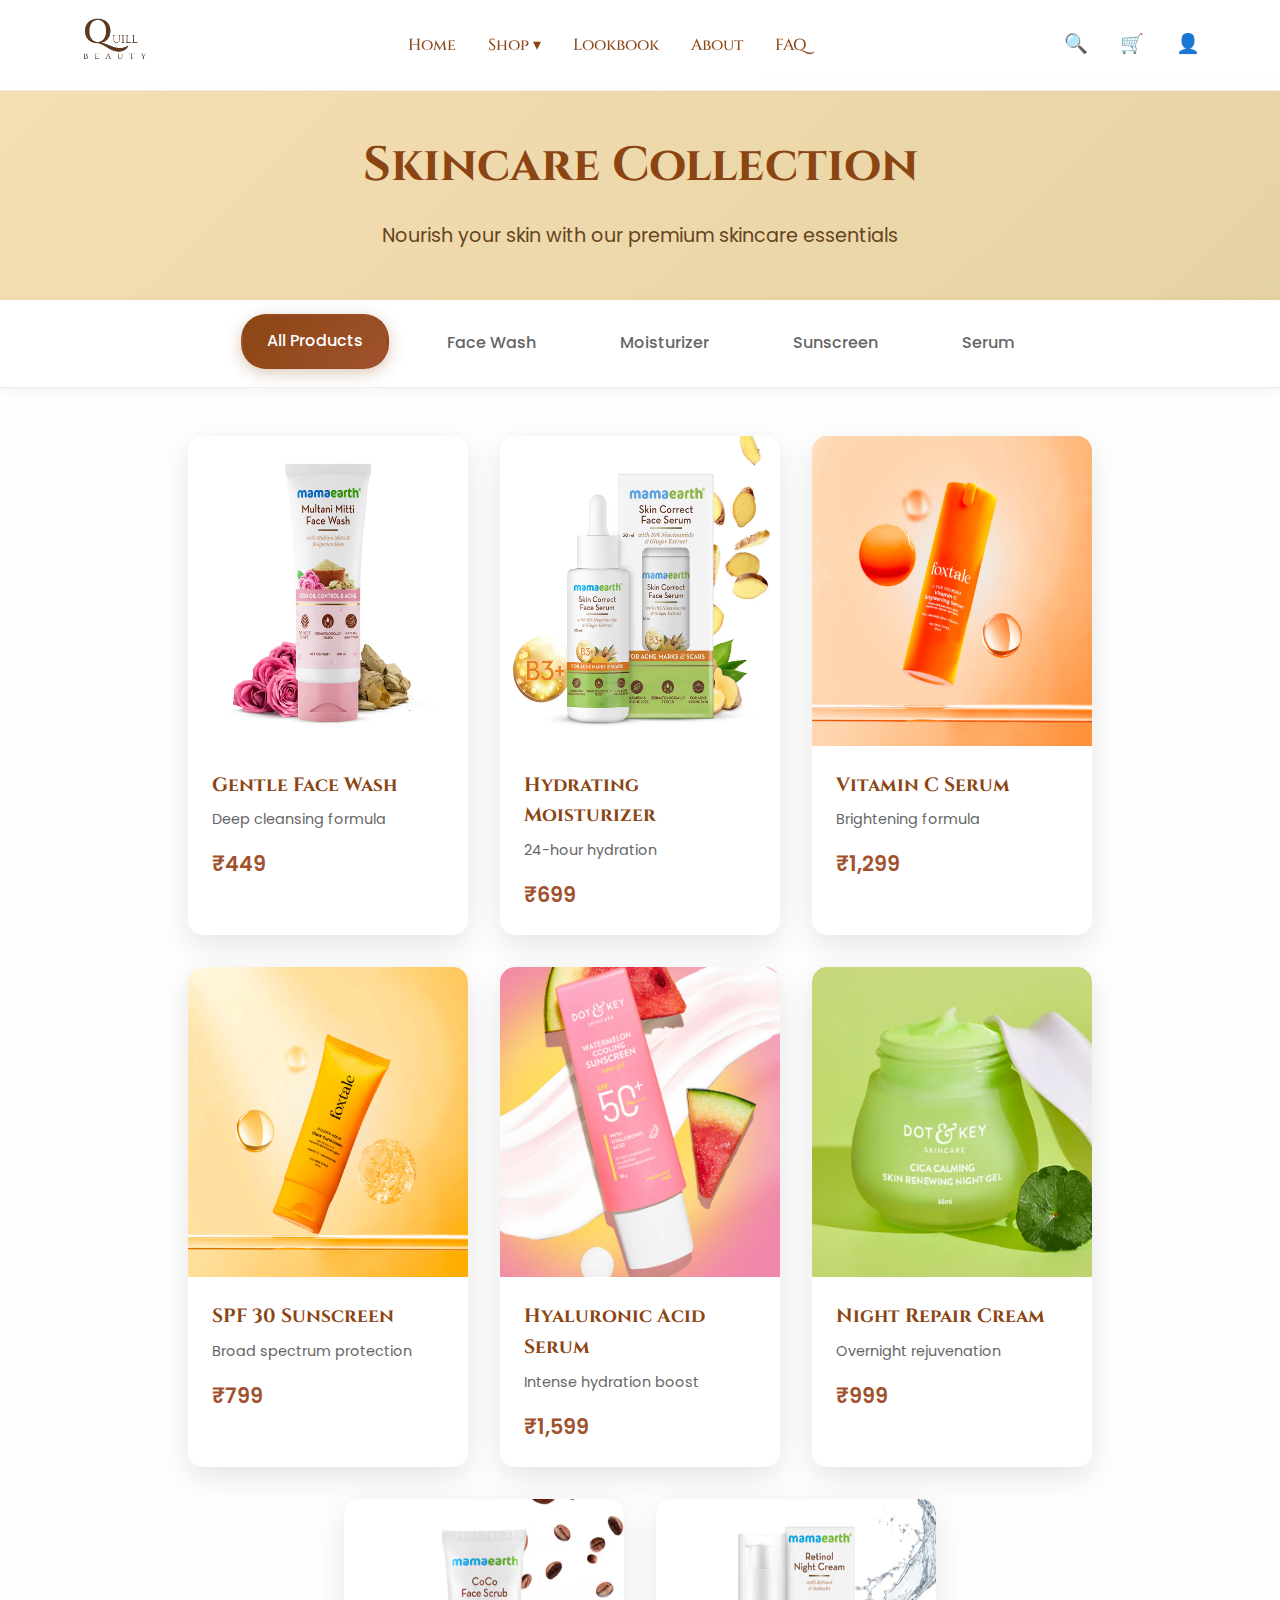
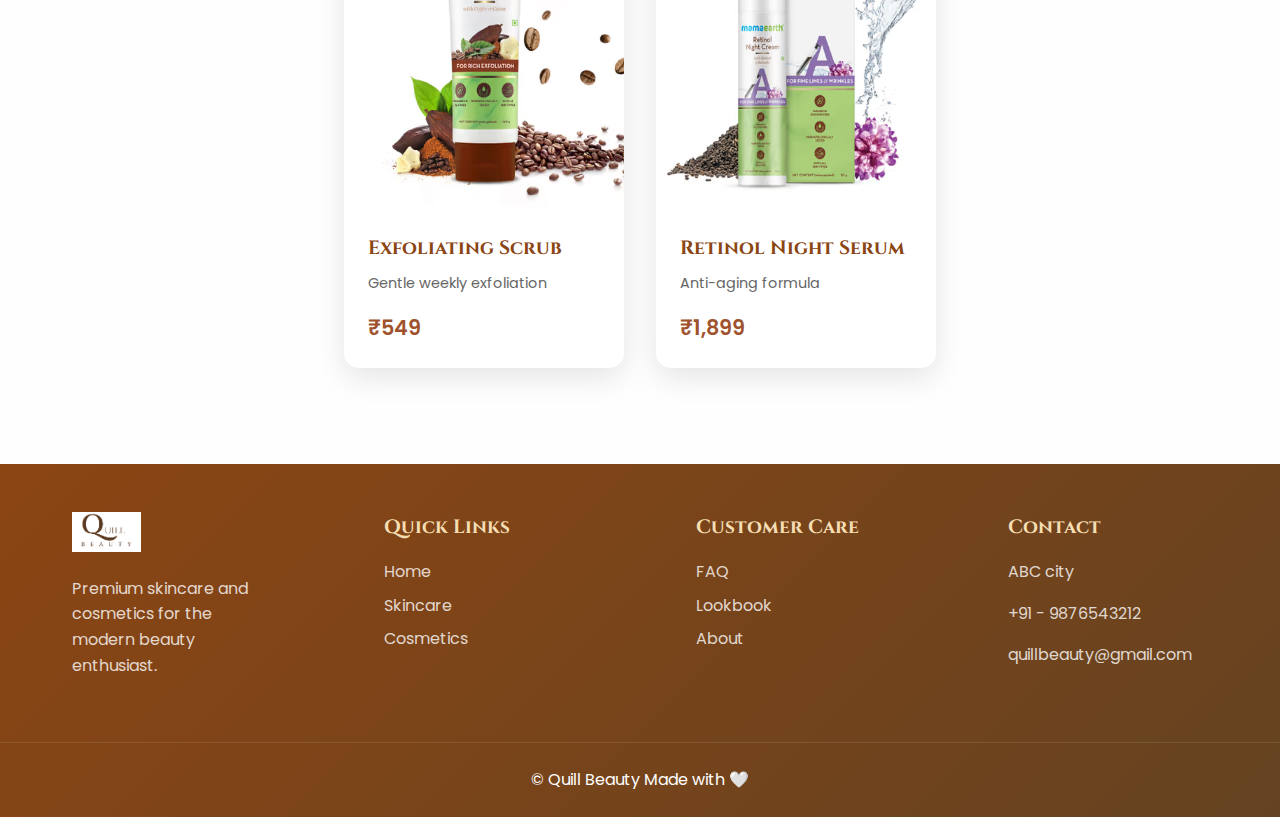
<file: skincare.html>
<!DOCTYPE html>
<html lang="en">

<head>
    <meta charset="UTF-8">
    <meta name="viewport" content="width=device-width, initial-scale=1.0">
    <title>Skincare Collection - Quill Beauty</title>
    <link rel="stylesheet" href="styles.css">
    <!-- Google Fonts -->
    <link href="https://fonts.googleapis.com/css2?family=Cinzel:wght@400;500;600;700&family=Poppins:wght@300;400;500;600&display=swap" rel="stylesheet">
</head>

<body>
    <!-- Navigation -->
    <nav class="navbar">
        <div class="nav-container">
            <div class="logo">
                <img src="./Screenshot 2025-07-12 220428.png" alt="Quill Beauty Logo">
            </div>
            
        
            <ul class="nav-menu">
                <li><a href="index.html" class="nav-link">Home</a></li>
                <li class="dropdown">
                    <span class="nav-link">Shop ▾</span>
                    <div class="dropdown-content">
                        <a href="skincare.html">Skincare</a>
                        <a href="cosmetics.html">Cosmetics</a>
                    </div>
                </li>
                <li><a href="lookbook.html" class="nav-link">Lookbook</a></li>
                <li><a href="about.html" class="nav-link">About</a></li>
                <li><a href="faq.html" class="nav-link">FAQ</a></li>
            </ul>
            
            <!-- Desktop Icons -->
            <div class="nav-icons">
                <span class="nav-icon">🔍</span>
                <span class="nav-icon">🛒</span>
                <span class="nav-icon">👤</span>
            </div>
            
            <!-- Mobile Menu Button -->
            <div class="mobile-menu-btn">☰</div>
        </div>
    </nav>

    <!-- SKINCARE PAGE -->
    <section class="page">
        <div class="page-header">
            <h1>Skincare Collection</h1>
            <p>Nourish your skin with our premium skincare essentials</p>
        </div>

        <!-- Hidden checkboxes for category switching -->
        <input type="radio" name="skincare-category" id="skincare-all-toggle" checked>
        <input type="radio" name="skincare-category" id="skincare-facewash-toggle">
        <input type="radio" name="skincare-category" id="skincare-moisturizer-toggle">
        <input type="radio" name="skincare-category" id="skincare-sunscreen-toggle">
        <input type="radio" name="skincare-category" id="skincare-serum-toggle">

        <div class="category-nav">
            <div class="category-links">
                <label for="skincare-all-toggle" class="category-link active">All Products</label>
                <label for="skincare-facewash-toggle" class="category-link">Face Wash</label>
                <label for="skincare-moisturizer-toggle" class="category-link">Moisturizer</label>
                <label for="skincare-sunscreen-toggle" class="category-link">Sunscreen</label>
                <label for="skincare-serum-toggle" class="category-link">Serum</label>
            </div>
        </div>

        <!-- All Skincare Products -->
        <div id="skincare-all" class="products-section category-section">
            <div class="products-container">
                <div class="product-card small">
                    <div class="product-image">
                        <img src="./products/multani_mitti_face_wash_1.jpg" alt="Gentle Face Wash">
                        <div class="product-overlay">
                            <button class="overlay-btn">🔍</button>
                            <button class="overlay-btn">🛒</button>
                            <button class="overlay-btn">❤️</button>
                        </div>
                    </div>
                    <div class="product-info">
                        <h3>Gentle Face Wash</h3>
                        <p>Deep cleansing formula</p>
                        <div class="product-price">₹449</div>
                    </div>
                </div>

                <div class="product-card small">
                    <div class="product-image">
                        <img src="./products/skin-correct-face-serum-with-ingredient_1.jpg" alt="Hydrating Moisturizer">
                        <div class="product-overlay">
                            <button class="overlay-btn">🔍</button>
                            <button class="overlay-btn">🛒</button>
                            <button class="overlay-btn">❤️</button>
                        </div>
                    </div>
                    <div class="product-info">
                        <h3>Hydrating Moisturizer</h3>
                        <p>24-hour hydration</p>
                        <div class="product-price">₹699</div>
                    </div>
                </div>

                <div class="product-card small">
                    <div class="product-image">
                        <img src="./products/foxtale-vitaminc-serum.jpg" alt="Vitamin C Serum">
                        <div class="product-overlay">
                            <button class="overlay-btn">🔍</button>
                            <button class="overlay-btn">🛒</button>
                            <button class="overlay-btn">❤️</button>
                        </div>
                    </div>
                    <div class="product-info">
                        <h3>Vitamin C Serum</h3>
                        <p>Brightening formula</p>
                        <div class="product-price">₹1,299</div>
                    </div>
                </div>

                <div class="product-card small">
                    <div class="product-image">
                        <img src="./products/foxtale-spf50.jpg" alt="SPF 30 Sunscreen">
                        <div class="product-overlay">
                            <button class="overlay-btn">🔍</button>
                            <button class="overlay-btn">🛒</button>
                            <button class="overlay-btn">❤️</button>
                        </div>
                    </div>
                    <div class="product-info">
                        <h3>SPF 30 Sunscreen</h3>
                        <p>Broad spectrum protection</p>
                        <div class="product-price">₹799</div>
                    </div>
                </div>

                <div class="product-card small">
                    <div class="product-image">
                        <img src="./products/hylaronic-acid.jpg" alt="Hyaluronic Acid Serum">
                        <div class="product-overlay">
                            <button class="overlay-btn">🔍</button>
                            <button class="overlay-btn">🛒</button>
                            <button class="overlay-btn">❤️</button>
                        </div>
                    </div>
                    <div class="product-info">
                        <h3>Hyaluronic Acid Serum</h3>
                        <p>Intense hydration boost</p>
                        <div class="product-price">₹1,599</div>
                    </div>
                </div>

                <div class="product-card small">
                    <div class="product-image">
                        <img src="./products/night-cream.jpg" alt="Night Repair Cream">
                        <div class="product-overlay">
                            <button class="overlay-btn">🔍</button>
                            <button class="overlay-btn">🛒</button>
                            <button class="overlay-btn">❤️</button>
                        </div>
                    </div>
                    <div class="product-info">
                        <h3>Night Repair Cream</h3>
                        <p>Overnight rejuvenation</p>
                        <div class="product-price">₹999</div>
                    </div>
                </div>

                <div class="product-card small">
                    <div class="product-image">
                        <img src="./products/exfoliating-scrub.jpg" alt="Exfoliating Scrub">
                        <div class="product-overlay">
                            <button class="overlay-btn">🔍</button>
                            <button class="overlay-btn">🛒</button>
                            <button class="overlay-btn">❤️</button>
                        </div>
                    </div>
                    <div class="product-info">
                        <h3>Exfoliating Scrub</h3>
                        <p>Gentle weekly exfoliation</p>
                        <div class="product-price">₹549</div>
                    </div>
                </div>

                <div class="product-card small">
                    <div class="product-image">
                        <img src="./products/retinol-night-cream.jpg" alt="Retinol Night Serum">
                        <div class="product-overlay">
                            <button class="overlay-btn">🔍</button>
                            <button class="overlay-btn">🛒</button>
                            <button class="overlay-btn">❤️</button>
                        </div>
                    </div>
                    <div class="product-info">
                        <h3>Retinol Night Serum</h3>
                        <p>Anti-aging formula</p>
                        <div class="product-price">₹1,899</div>
                    </div>
                </div>
            </div>
        </div>

        <!-- Face Wash Category -->
        <div id="skincare-facewash" class="products-section category-section">
            <div class="products-container">
                <div class="product-card small">
                    <div class="product-image">
                        <img src="./products/cetaphil-gentle-cleanser.jpg" alt="Cetaphil Gentle Cleanser">
                        <div class="product-overlay">
                            <button class="overlay-btn">🔍</button>
                            <button class="overlay-btn">🛒</button>
                            <button class="overlay-btn">❤️</button>
                        </div>
                    </div>
                    <div class="product-info">
                        <h3>Cetaphil Gentle Cleanser</h3>
                        <p>For sensitive skin</p>
                        <div class="product-price">₹399</div>
                    </div>
                </div>

                <div class="product-card small">
                    <div class="product-image">
                        <img src="./products/foaming-cream.jpg" alt="Neutrogena Deep Clean">
                        <div class="product-overlay">
                            <button class="overlay-btn">🔍</button>
                            <button class="overlay-btn">🛒</button>
                            <button class="overlay-btn">❤️</button>
                        </div>
                    </div>
                    <div class="product-info">
                        <h3>Neutrogena Deep Clean</h3>
                        <p>Oil-free foaming cleanser</p>
                        <div class="product-price">₹349</div>
                    </div>
                </div>

                <div class="product-card small">
                    <div class="product-image">
                        <img src="./products/himalaya-neem-face-wash.jpg" alt="Himalaya Neem Face Wash">
                        <div class="product-overlay">
                            <button class="overlay-btn">🔍</button>
                            <button class="overlay-btn">🛒</button>
                            <button class="overlay-btn">❤️</button>
                        </div>
                    </div>
                    <div class="product-info">
                        <h3>Himalaya Neem Face Wash</h3>
                        <p>Purifying neem & turmeric</p>
                        <div class="product-price">₹159</div>
                    </div>
                </div>
            </div>
        </div>

        <!-- Moisturizer Category -->
        <div id="skincare-moisturizer" class="products-section category-section">
            <div class="products-container">
                <div class="product-card small">
                    <div class="product-image">
                        <img src="./products/nivea-soft-moiturizer.jpg" alt="Nivea Soft Moisturizer">
                        <div class="product-overlay">
                            <button class="overlay-btn">🔍</button>
                            <button class="overlay-btn">🛒</button>
                            <button class="overlay-btn">❤️</button>
                        </div>
                    </div>
                    <div class="product-info">
                        <h3>Nivea Soft Moisturizer</h3>
                        <p>Light moisturizing cream</p>
                        <div class="product-price">₹299</div>
                    </div>
                </div>

                <div class="product-card small">
                    <div class="product-image">
                        <img src="./products/rice-oil-free-face-moisturizer_1.jpg" alt="Rice Water Moisturizer">
                        <div class="product-overlay">
                            <button class="overlay-btn">🔍</button>
                            <button class="overlay-btn">🛒</button>
                            <button class="overlay-btn">❤️</button>
                        </div>
                    </div>
                    <div class="product-info">
                        <h3>Rice Oil-Free Face Moisturizer</h3>
                        <p>Rice Water & Niacinamide for Glass Skin </p>
                        <div class="product-price">₹399</div>
                    </div>
                </div>
            </div>
        </div>

        <!-- Sunscreen Category -->
        <div id="skincare-sunscreen" class="products-section category-section">
            <div class="products-container">
                <div class="product-card small">
                    <div class="product-image">
                        <img src="./products/dot-key-VitaminCSunscreenListing1.jpg" alt="Neutrogena Ultra Sheer">
                        <div class="product-overlay">
                            <button class="overlay-btn">🔍</button>
                            <button class="overlay-btn">🛒</button>
                            <button class="overlay-btn">❤️</button>
                        </div>
                    </div>
                    <div class="product-info">
                        <h3>Dot & Key Vitamin C+ Sunscreen</h3>
                        <p>SPF 50+ PA++++</p>
                        <div class="product-price">₹599</div>
                    </div>
                </div>

                <div class="product-card small">
                    <div class="product-image">
                        <img src="./products/lakme-sunscreen-expert.jpg" alt="Lakme Sun Expert">
                        <div class="product-overlay">
                            <button class="overlay-btn">🔍</button>
                            <button class="overlay-btn">🛒</button>
                            <button class="overlay-btn">❤️</button>
                        </div>
                    </div>
                    <div class="product-info">
                        <h3>Lakme Sun Expert</h3>
                        <p>SPF 30 PA++ sunscreen lotion</p>
                        <div class="product-price">₹399</div>
                    </div>
                </div>
            </div>
        </div>

        <!-- Serum Category -->
        <div id="skincare-serum" class="products-section category-section">
            <div class="products-container">
                <div class="product-card small">
                    <div class="product-image">
                        <img src="./products/dot&key-niacinamide.jpg" alt="The Ordinary Niacinamide">
                        <div class="product-overlay">
                            <button class="overlay-btn">🔍</button>
                            <button class="overlay-btn">🛒</button>
                            <button class="overlay-btn">❤️</button>
                        </div>
                    </div>
                    <div class="product-info">
                        <h3>The Dot & Key Niacinamide</h3>
                        <p>10% + Zinc 1% serum</p>
                        <div class="product-price">₹499</div>
                    </div>
                </div>

                <div class="product-card small">
                    <div class="product-image">
                        <img src="./products/vitamin-c-glow-serum_1_1_1.jpg" alt="Minimalist Vitamin C">
                        <div class="product-overlay">
                            <button class="overlay-btn">🔍</button>
                            <button class="overlay-btn">🛒</button>
                            <button class="overlay-btn">❤️</button>
                        </div>
                    </div>
                    <div class="product-info">
                        <h3>Minimalist Vitamin C</h3>
                        <p>10% L-Ascorbic Acid serum</p>
                        <div class="product-price">₹299</div>
                    </div>
                </div>
            </div>
        </div>
    </section>

    <!-- Footer -->
    <footer class="footer">
        <div class="footer-content">
            <div class="footer-section">
                <div class="footer-logo">
                    <img src="./Screenshot 2025-07-12 220428.png" alt="Quill Beauty Logo">
                </div>
                <p>Premium skincare and cosmetics for the modern beauty enthusiast.</p>
            </div>

            <div class="footer-section">
                <h4>Quick Links</h4>
                <ul class="footer-links">
                    <li><a href="index.html">Home</a></li>
                    <li><a href="skincare.html">Skincare</a></li>
                    <li><a href="cosmetics.html">Cosmetics</a></li>
                </ul>
            </div>

            <div class="footer-section">
                <h4>Customer Care</h4>
                <ul class="footer-links">
                    <li><a href="faq.html">FAQ</a></li>
                    <li><a href="lookbook.html">Lookbook</a></li>
                    <li><a href="about.html">About</a></li>
                </ul>
            </div>

            <div class="footer-section">
                <h4>Contact</h4>
                <p>ABC city</p>
                <p>+91 - 9876543212</p>
                <p>quillbeauty@gmail.com</p>
            </div>
        </div>

        <div class="footer-bottom">
            <div class="footer-bottom-content">
                <p>&copy; Quill Beauty Made with 🤍</p>
            </div>
        </div>
    </footer>

</body>
</html>
</file>
<file: styles.css>
/* Reset and Base Styles */
* {
    margin: 0;
    padding: 0;
    box-sizing: border-box;
}

body {
    font-family: 'Poppins', sans-serif;
    line-height: 1.6;
    color: #333;
    background-color: #fefefe;
    overflow-x: hidden;
    padding-top: 80px;
}

/* Smooth Scrolling */
html {
    scroll-behavior: smooth;
}

/* Navigation Styles */
.navbar {
    position: fixed;
    top: 0;
    width: 100%;
    background: rgba(255, 255, 255, 0.95);
    backdrop-filter: blur(10px);
    border-bottom: 1px solid rgba(139, 69, 19, 0.1);
    z-index: 1000;
    transition: all 0.3s ease;
}

.nav-container {
    max-width: 1200px;
    margin: 0 auto;
    display: flex;
    justify-content: space-between;
    align-items: center;
    padding: 1rem 2rem;
}

.logo img {
    height: 50px;
    transition: transform 0.3s ease;
}

.logo img:hover {
    transform: scale(1.05);
}

.nav-menu {
    display: flex;
    list-style: none;
    gap: 2rem;
}

.nav-link {
    text-decoration: none;
    color: #8B4513;
    font-weight: 500;
    font-family: 'Cinzel', serif;
    transition: all 0.3s ease;
    position: relative;
    cursor: pointer;
}

.nav-link:hover {
    color: #A0522D;
    transform: translateY(-2px);
}

.nav-link::after {
    content: '';
    position: absolute;
    width: 0;
    height: 2px;
    bottom: -5px;
    left: 50%;
    background: linear-gradient(90deg, #8B4513, #A0522D);
    transition: all 0.3s ease;
    transform: translateX(-50%);
}

.nav-link:hover::after {
    width: 100%;
}

/* Dropdown Styles */
.dropdown {
    position: relative;
}

.dropdown-content {
    position: absolute;
    top: 100%;
    left: 0;
    background: white;
    min-width: 160px;
    box-shadow: 0 8px 32px rgba(0, 0, 0, 0.1);
    border-radius: 8px;
    opacity: 0;
    visibility: hidden;
    transform: translateY(-10px);
    transition: all 0.3s ease;
    border: 1px solid rgba(139, 69, 19, 0.1);
}

.dropdown:hover .dropdown-content {
    opacity: 1;
    visibility: visible;
    transform: translateY(0);
}

.dropdown-content a {
    display: block;
    padding: 12px 16px;
    text-decoration: none;
    color: #8B4513;
    transition: all 0.3s ease;
}

.dropdown-content a:hover {
    background: rgba(139, 69, 19, 0.05);
    color: #A0522D;
}

.nav-icons {
    display: flex;
    gap: 1rem;
}

.nav-icon {
    font-size: 1.2rem;
    cursor: pointer;
    padding: 8px;
    color: #654321;
    border-radius: 50%;
    transition: all 0.3s ease;
}

.nav-icon:hover {
    background: rgba(139, 69, 19, 0.1);
    transform: scale(1.1);
}

.mobile-menu-btn {
    display: none;
    font-size: 1.5rem;
    cursor: pointer;
    color: #654321;
}

/* Page Navigation - Show all pages by default for separate files */
.page {
    display: block;
    min-height: 100vh;
}

/* Hero Section */
.hero {
    background: linear-gradient(135deg, #F5DEB3 0%, #E6D3A3 100%);
    min-height: 90vh;
    display: flex;
    align-items: center;
    position: relative;
    overflow: hidden;
}

.hero-content {
    max-width: 1200px;
    margin: 0 auto;
    padding: 0 2rem;
    display: flex;
    gap: 4rem;
    align-items: center;
}

.hero-text {
    flex: 1;
}


.hero-image {
    flex: 1;
    display: flex;
    justify-content: center;
    align-items: center;
    max-width: 500px;
    animation: fadeInRight 1s ease-out 0.6s both;
}

.hero-image img {
    object-fit: cover;
    border-radius: 10px;
    box-shadow: 0 10px 30px rgba(0, 0, 0, 0.1);
    transition: transform 0.3s ease;
}

.hero-image img:hover {
    transform: scale(1.05);
}

.hero-text h1 {
    font-family: 'Cinzel', serif;
    font-size: 4rem;
    font-weight: 700;
    color: #8B4513;
    margin-bottom: 1rem;
    line-height: 1.2;
    animation: fadeInUp 1s ease-out;
}

.hero-text p {
    font-size: 1.2rem;
    color: #654321;
    margin-bottom: 2rem;
    animation: fadeInUp 1s ease-out 0.2s both;
}

.cta-button {
    display: inline-block;
    padding: 1rem 2rem;
    background: linear-gradient(135deg, #8B4513, #A0522D);
    color: white;
    text-decoration: none;
    border-radius: 50px;
    font-weight: 600;
    transition: all 0.3s ease;
    box-shadow: 0 4px 20px rgba(139, 69, 19, 0.3);
    animation: fadeInUp 1s ease-out 0.4s both;
}

.cta-button:hover {
    transform: translateY(-3px);
    box-shadow: 0 8px 30px rgba(139, 69, 19, 0.4);
    background: linear-gradient(135deg, #A0522D, #8B4513);
}

.hero-image img {
    max-width: 100%;
    border-radius: 20px;
    box-shadow: 0 20px 60px rgba(0, 0, 0, 0.1);
    transition: transform 0.3s ease;
}

.hero-image img:hover {
    transform: scale(1.05);
}

/* Section Titles */
.section-title {
    font-family: 'Cinzel', serif;
    font-size: 2.5rem;
    color: #8B4513;
    text-align: center;
    margin-bottom: 3rem;
    position: relative;
}

.section-title::after {
    content: '';
    position: absolute;
    width: 80px;
    height: 3px;
    background: linear-gradient(90deg, #8B4513, #A0522D);
    bottom: -10px;
    left: 50%;
    transform: translateX(-50%);
    border-radius: 2px;
}

/* Popular Products Section */
.popular-products {
    padding: 5rem 2rem;
    max-width: 1200px;
    margin: 0 auto;
}

.products-container {
    display: flex;
    flex-wrap: wrap;
    gap: 2rem;
    justify-content: center;
}

/* Product Cards */
.product-card {
    background: white;
    border-radius: 15px;
    overflow: hidden;
    box-shadow: 0 10px 30px rgba(0, 0, 0, 0.1);
    transition: all 0.3s ease;
    position: relative;
    flex: 0 1 300px;
    max-width: 350px;
}

.product-card:hover {
    transform: translateY(-10px);
    box-shadow: 0 20px 50px rgba(0, 0, 0, 0.15);
}

.product-card.small {
    flex: 0 1 280px;
    max-width: 280px;
}

.product-image {
    position: relative;
    overflow: hidden;
    height: 310px;
}

.product-image img {
    width: 100%;
    height: 100%;
    object-fit:fill;
    transition: transform 0.3s ease;
}

.product-card:hover .product-image img {
    transform: scale(1.1);
}

.product-overlay {
    position: absolute;
    top: 0;
    left: 0;
    right: 0;
    bottom: 0;
    background: rgba(139, 69, 19, 0.8);
    display: flex;
    justify-content: center;
    align-items: center;
    gap: 1rem;
    opacity: 0;
    transition: all 0.3s ease;
}

.product-card:hover .product-overlay {
    opacity: 1;
}

.overlay-btn {
    background: white;
    border: none;
    border-radius: 50%;
    width: 45px;
    height: 45px;
    cursor: pointer;
    font-size: 1.2rem;
    transition: all 0.3s ease;
    display: flex;
    align-items: center;
    justify-content: center;
}

.overlay-btn:hover {
    transform: scale(1.1);
    background: #F5DEB3;
}

.product-info {
    padding: 1.5rem;
}

.product-info h3 {
    font-family: 'Cinzel', serif;
    font-size: 1.2rem;
    color: #8B4513;
    margin-bottom: 0.5rem;
}

.product-info p {
    color: #666;
    font-size: 0.9rem;
    margin-bottom: 1rem;
}

.product-price {
    font-size: 1.3rem;
    font-weight: 600;
    color: #A0522D;
}

/* Video Section */
.video-section {
    background: linear-gradient(135deg, #F5F5F5, #E8E8E8);
    padding: 5rem 2rem;
    margin: 2rem 0;
}

.video-header {
    text-align: center;
    margin-bottom: 3rem;
}

.camera-icon {
    font-size: 2rem;
    display: block;
    margin-bottom: 1rem;
}

.video-container {
    max-width: 800px;
    margin: 0 auto;
    border-radius: 15px;
    overflow: hidden;
    box-shadow: 0 20px 60px rgba(0, 0, 0, 0.15);
}

/* Page Headers */
.page-header {
    text-align: center;
    padding: 3rem 2rem;
    background: linear-gradient(135deg, #F5DEB3 0%, #E6D3A3 100%);
}

.page-header h1 {
    font-family: 'Cinzel', serif;
    font-size: 3rem;
    color: #8B4513;
    margin-bottom: 1rem;
}

.page-header p {
    font-size: 1.2rem;
    color: #654321;
    max-width: 600px;
    margin: 0 auto;
}

/* Hide radio buttons and checkboxes */
input[type="radio"],
input[type="checkbox"] {
    display: none;
}

/* Category Navigation */
.category-nav {
    background: white;
    border-bottom: 1px solid rgba(139, 69, 19, 0.1);
    padding: 1rem 0;
    margin-bottom: 3rem;
    box-shadow: 0 2px 10px rgba(0, 0, 0, 0.05);
}

.category-links {
    max-width: 1200px;
    margin: 0 auto;
    display: flex;
    justify-content: center;
    gap: 2rem;
    flex-wrap: wrap;
    padding: 0 2rem;
}

.category-link {
    text-decoration: none;
    color: #666;
    padding: 0.8rem 1.5rem;
    border-radius: 25px;
    transition: all 0.3s ease;
    font-weight: 500;
    border: 2px solid transparent;
    cursor: pointer;
    display: inline-block;
}

.category-link:hover {
    color: white;
    background: linear-gradient(135deg, #8B4513, #A0522D);
    transform: translateY(-2px);
    box-shadow: 0 4px 15px rgba(139, 69, 19, 0.3);
}

/* Active state for "All Products" by default */
.category-link.active {
    color: white;
    background: linear-gradient(135deg, #8B4513, #A0522D);
    transform: translateY(-2px);
    box-shadow: 0 4px 15px rgba(139, 69, 19, 0.3);
}

/* Category switching for skincare */
.category-section {
    display: none;
}

/* Show all products by default */
#skincare-all-toggle:checked ~ #skincare-all,
#cosmetics-all-toggle:checked ~ #cosmetics-all {
    display: block;
}

/* Default state - show all products */
#skincare-all,
#cosmetics-all {
    display: block;
}

/* Skincare category switching */
#skincare-facewash-toggle:checked ~ #skincare-all {
    display: none;
}

#skincare-facewash-toggle:checked ~ #skincare-facewash {
    display: block;
}

#skincare-moisturizer-toggle:checked ~ #skincare-all {
    display: none;
}

#skincare-moisturizer-toggle:checked ~ #skincare-moisturizer {
    display: block;
}

#skincare-sunscreen-toggle:checked ~ #skincare-all {
    display: none;
}

#skincare-sunscreen-toggle:checked ~ #skincare-sunscreen {
    display: block;
}

#skincare-serum-toggle:checked ~ #skincare-all {
    display: none;
}

#skincare-serum-toggle:checked ~ #skincare-serum {
    display: block;
}

/* Cosmetics category switching */
#cosmetics-foundation-toggle:checked ~ #cosmetics-all {
    display: none;
}

#cosmetics-foundation-toggle:checked ~ #cosmetics-foundation {
    display: block;
}

#cosmetics-concealer-toggle:checked ~ #cosmetics-all {
    display: none;
}

#cosmetics-concealer-toggle:checked ~ #cosmetics-concealer {
    display: block;
}

#cosmetics-compact-toggle:checked ~ #cosmetics-all {
    display: none;
}

#cosmetics-compact-toggle:checked ~ #cosmetics-compact {
    display: block;
}

#cosmetics-lipstick-toggle:checked ~ #cosmetics-all {
    display: none;
}

#cosmetics-lipstick-toggle:checked ~ #cosmetics-lipstick {
    display: block;
}

#cosmetics-mascara-toggle:checked ~ #cosmetics-all {
    display: none;
}

#cosmetics-mascara-toggle:checked ~ #cosmetics-mascara {
    display: block;
}

#cosmetics-blush-toggle:checked ~ #cosmetics-all {
    display: none;
}

#cosmetics-blush-toggle:checked ~ #cosmetics-blush {
    display: block;
}

/* Active state for category links */
#skincare-all-toggle:checked ~ .category-nav .category-links label[for="skincare-all-toggle"],
#skincare-facewash-toggle:checked ~ .category-nav .category-links label[for="skincare-facewash-toggle"],
#skincare-moisturizer-toggle:checked ~ .category-nav .category-links label[for="skincare-moisturizer-toggle"],
#skincare-sunscreen-toggle:checked ~ .category-nav .category-links label[for="skincare-sunscreen-toggle"],
#skincare-serum-toggle:checked ~ .category-nav .category-links label[for="skincare-serum-toggle"],
#cosmetics-all-toggle:checked ~ .category-nav .category-links label[for="cosmetics-all-toggle"],
#cosmetics-foundation-toggle:checked ~ .category-nav .category-links label[for="cosmetics-foundation-toggle"],
#cosmetics-concealer-toggle:checked ~ .category-nav .category-links label[for="cosmetics-concealer-toggle"],
#cosmetics-compact-toggle:checked ~ .category-nav .category-links label[for="cosmetics-compact-toggle"],
#cosmetics-lipstick-toggle:checked ~ .category-nav .category-links label[for="cosmetics-lipstick-toggle"],
#cosmetics-mascara-toggle:checked ~ .category-nav .category-links label[for="cosmetics-mascara-toggle"],
#cosmetics-blush-toggle:checked ~ .category-nav .category-links label[for="cosmetics-blush-toggle"] {
    color: white;
    background: linear-gradient(135deg, #8B4513, #A0522D);
    transform: translateY(-2px);
    box-shadow: 0 4px 15px rgba(139, 69, 19, 0.3);
}

/* Products Section */
.products-section {
    padding: 0 2rem 3rem;
    max-width: 1200px;
    margin: 0 auto;
}

/* Lookbook Styles */
.lookbook-container {
    max-width: 1200px;
    margin: 0 auto;
    padding: 0 2rem 3rem;
}

.lookbook-gallery {
    display: flex;
    flex-wrap: wrap;
    gap: 2rem;
    justify-content: center;
}

.lookbook-item {
    background: white;
    border-radius: 15px;
    overflow: hidden;
    box-shadow: 0 10px 30px rgba(0, 0, 0, 0.1);
    transition: all 0.3s ease;
    flex: 0 1 350px;
    max-width: 400px;
}

.lookbook-item:hover {
    transform: translateY(-5px);
    box-shadow: 0 20px 50px rgba(0, 0, 0, 0.15);
}

.look-image {
    height: 400px;
    overflow: hidden;
}

.look-image img {
    width: 100%;
    height: 100%;
    object-fit: cover;
    transition: transform 0.3s ease;
}

.lookbook-item:hover .look-image img {
    transform: scale(1.05);
}

.look-info {
    padding: 1.5rem;
}

.look-info h3 {
    font-family: 'Cinzel', serif;
    font-size: 1.3rem;
    color: #8B4513;
    margin-bottom: 0.5rem;
}

.look-info p {
    color: #666;
    margin-bottom: 1rem;
}

.look-products {
    font-size: 0.9rem;
    color: #A0522D;
    font-style: italic;
}

/* About Page Styles */
.about-content {
    max-width: 1200px;
    margin: 0 auto;
    padding: 0 2rem 3rem;
}

.about-section {
    display: flex;
    gap: 4rem;
    align-items: center;
    margin-bottom: 5rem;
}

.about-text {
    flex: 1;
}

.about-image {
  height: 50;
    flex: 1;
}

.about-text h2 {
    font-family: 'Cinzel', serif;
    font-size: 2rem;
    color: #8B4513;
    margin-bottom: 1rem;
}

.about-text p {
    color: #666;
    margin-bottom: 1rem;
    line-height: 1.8;
}

.about-image img {
    width: 100%;
    border-radius: 15px;
    box-shadow: 0 15px 40px rgba(0, 0, 0, 0.1);
}

.values-section h2 {
    font-family: 'Cinzel', serif;
    font-size: 2.5rem;
    color: #8B4513;
    text-align: center;
    margin-bottom: 3rem;
}

.values-container {
    display: flex;
    flex-wrap: wrap;
    gap: 2rem;
    justify-content: center;
}

.value-item {
    text-align: center;
    padding: 2rem;
    background: white;
    border-radius: 15px;
    box-shadow: 0 10px 30px rgba(0, 0, 0, 0.05);
    transition: all 0.3s ease;
    flex: 0 1 250px;
    max-width: 300px;
}

.value-item:hover {
    transform: translateY(-5px);
    box-shadow: 0 20px 50px rgba(0, 0, 0, 0.1);
}

.value-icon {
    font-size: 3rem;
    margin-bottom: 1rem;
    display: block;
}

.value-item h3 {
    font-family: 'Cinzel', serif;
    font-size: 1.3rem;
    color: #8B4513;
    margin-bottom: 1rem;
}

.value-item p {
    color: #666;
    line-height: 1.6;
}

/* FAQ Styles */
.faq-content {
    max-width: 800px;
    margin: 0 auto;
    padding: 0 2rem 3rem;
}

.faq-checkbox {
    display: none;
}

.faq-item {
    background: white;
    border-radius: 10px;
    margin-bottom: 1rem;
    overflow: hidden;
    box-shadow: 0 5px 15px rgba(0, 0, 0, 0.05);
}

.faq-question {
    padding: 1.5rem;
    cursor: pointer;
    display: flex;
    justify-content: space-between;
    align-items: center;
    transition: all 0.3s ease;
    user-select: none;
}

.faq-question:hover {
    background: rgba(139, 69, 19, 0.05);
}

.faq-question h3 {
    font-family: 'Cinzel', serif;
    color: #8B4513;
    font-size: 1.1rem;
}

.faq-toggle {
    font-size: 1.5rem;
    color: #A0522D;
    transition: transform 0.3s ease;
}

/* FAQ Answer - hidden by default */
.faq-answer {
    padding: 0 1.5rem;
    max-height: 0;
    overflow: hidden;
    transition: all 0.3s ease;
}

/* Show answer when checkbox is checked */
.faq-checkbox:checked + .faq-item .faq-answer {
    padding: 0 1.5rem 1.5rem;
    max-height: 200px;
}

/* Rotate toggle when checked */
.faq-checkbox:checked + .faq-item .faq-toggle {
    transform: rotate(45deg);
}

.faq-answer p {
    color: #666;
    line-height: 1.6;
}

/* Footer Styles */
.footer {
    background: linear-gradient(135deg, #8B4513, #654321);
    color: white;
    margin-top: 3rem;
}

.footer-content {
    max-width: 1200px;
    margin: 0 auto;
    padding: 3rem 2rem;
    display: flex;
    flex-wrap: wrap;
    gap: 2rem;
    justify-content: space-between;
}

.footer-section {
    flex: 0 1 150px;
    min-width: 200px;
}

.footer-section h4 {
    font-family: 'Cinzel', serif;
    font-size: 1.2rem;
    margin-bottom: 1rem;
    color: #F5DEB3;
}

.footer-logo img {
    height: 40px;
    margin-bottom: 1rem;
}

.footer-section p {
    color: rgba(255, 255, 255, 0.8);
    margin-bottom: 1rem;
    line-height: 1.6;
}

.footer-links {
    list-style: none;
}

.footer-links li {
    margin-bottom: 0.5rem;
}

.footer-links a {
    color: rgba(255, 255, 255, 0.8);
    text-decoration: none;
    transition: all 0.5s ease;
}

.footer-links a:hover {
    color: #F5DEB3;
    letter-spacing: 2px;
    /* text-decoration: dashed; */
}

.footer-bottom {
    border-top: 1px solid rgba(255, 255, 255, 0.1);
    padding: 1.5rem 0;
}

.footer-bottom-content {
    max-width: 1200px;
    margin: 0 auto;
    padding: 0 2rem;
    text-align: center;
}

/* Animations */
@keyframes fadeInUp {
    from {
        opacity: 0;
        transform: translateY(30px);
    }
    to {
        opacity: 1;
        transform: translateY(0);
    }
}

@keyframes fadeInRight {
    from {
        opacity: 0;
        transform: translateX(30px);
    }
    to {
        opacity: 1;
        transform: translateX(0);
    }
}

@keyframes fadeIn {
    from {
        opacity: 0;
    }
    to {
        opacity: 1;
    }
}

/* Responsive Design */
@media (max-width: 768px) {
    .nav-menu {
        display: none;
    }
    
    .mobile-menu-btn {
        display: block;
    }
    
    .hero-content {
        flex-direction: column;
        gap: 2rem;
        text-align: center;
    }
    
    .hero-text h1 {
        font-size: 2.5rem;
    }
    
    .section-title {
        font-size: 2rem;
    }
    
    .products-container {
        flex-direction: column;
        align-items: center;
        gap: 1.5rem;
    }
    
    .about-section {
        flex-direction: column;
        gap: 2rem;
    }
    
    .page-header h1 {
        font-size: 2rem;
    }
    
    .category-links {
        gap: 1rem;
    }
    
    .lookbook-gallery {
        flex-direction: column;
        align-items: center;
    }
    
    .values-container {
        flex-direction: column;
        align-items: center;
    }
    
    .footer-content {
        flex-direction: column;
    }
}

@media (max-width: 480px) {
    .nav-container {
        padding: 1rem;
    }
    
    .hero-text h1 {
        font-size: 2rem;
    }
    
    .hero-text p {
        font-size: 1rem;
    }
    
    .popular-products {
        padding: 3rem 1rem;
    }
    
    .products-container {
        gap: 1rem;
    }
    
    .product-card,
    .product-card.small {
        flex: 1 1 100%;
        max-width: 100%;
    }
    
    .category-links {
        flex-direction: column;
        align-items: center;
    }
    
    .category-link {
        width: 100%;
        text-align: center;
        max-width: 200px;
    }
}
</file>
<file: New.css>
/* Reset and Base Styles */
* {
    margin: 0;
    padding: 0;
    box-sizing: border-box;
}

body {
    font-family: 'Poppins', sans-serif;
    line-height: 1.6;
    color: #333;
    background-color: #fefefe;
    overflow-x: hidden;
    padding-top: 80px;
}

/* Smooth Scrolling */
html {
    scroll-behavior: smooth;
}

/* Navigation Styles */
.navbar {
    position: fixed;
    top: 0;
    width: 100%;
    background: rgba(255, 255, 255, 0.95);
    backdrop-filter: blur(10px);
    border-bottom: 1px solid rgba(139, 69, 19, 0.1);
    z-index: 1000;
    transition: all 0.3s ease;
}

.nav-container {
    max-width: 1200px;
    margin: 0 auto;
    display: flex;
    justify-content: space-between;
    align-items: center;
    padding: 1rem 2rem;
}

.logo img {
    height: 50px;
    transition: transform 0.3s ease;
}

.logo img:hover {
    transform: scale(1.05);
}

.nav-menu {
    display: flex;
    list-style: none;
    gap: 2rem;
}

.nav-link {
    text-decoration: none;
    color: #8B4513;
    font-weight: 500;
    font-family: 'Cinzel', serif;
    transition: all 0.3s ease;
    position: relative;
    cursor: pointer;
}

.nav-link:hover {
    color: #A0522D;
    transform: translateY(-2px);
}

.nav-link::after {
    content: '';
    position: absolute;
    width: 0;
    height: 2px;
    bottom: -5px;
    left: 50%;
    background: linear-gradient(90deg, #8B4513, #A0522D);
    transition: all 0.3s ease;
    transform: translateX(-50%);
}

.nav-link:hover::after {
    width: 100%;
}

/* Dropdown Styles */
.dropdown {
    position: relative;
}

.dropdown-content {
    position: absolute;
    top: 100%;
    left: 0;
    background: white;
    min-width: 160px;
    box-shadow: 0 8px 32px rgba(0, 0, 0, 0.1);
    border-radius: 8px;
    opacity: 0;
    visibility: hidden;
    transform: translateY(-10px);
    transition: all 0.3s ease;
    border: 1px solid rgba(139, 69, 19, 0.1);
}

.dropdown:hover .dropdown-content {
    opacity: 1;
    visibility: visible;
    transform: translateY(0);
}

.dropdown-content a {
    display: block;
    padding: 12px 16px;
    text-decoration: none;
    color: #8B4513;
    transition: all 0.3s ease;
}

.dropdown-content a:hover {
    background: rgba(139, 69, 19, 0.05);
    color: #A0522D;
}

.nav-icons {
    display: flex;
    gap: 1rem;
}

.nav-icon {
    font-size: 1.2rem;
    cursor: pointer;
    padding: 8px;
    border-radius: 50%;
    transition: all 0.3s ease;
}

.nav-icon:hover {
    background: rgba(139, 69, 19, 0.1);
    transform: scale(1.1);
}

.mobile-menu-btn {
    display: none;
    font-size: 1.5rem;
    cursor: pointer;
    color: #8B4513;
}

/* Page Navigation - Hide all pages by default */
.page {
    display: none;
    min-height: 100vh;
}

/* Show home page by default */
.page:first-of-type {
    display: block;
}

/* Show page when targeted */
.page:target {
    display: block;
}

/* Hide other pages when one is targeted */
.page:target ~ .page {
    display: none;
}

/* Hero Section */
.hero {
    background: linear-gradient(135deg, #F5DEB3 0%, #E6D3A3 100%);
    min-height: 90vh;
    display: flex;
    align-items: center;
    position: relative;
    overflow: hidden;
}

.hero-content {
    max-width: 1200px;
    margin: 0 auto;
    padding: 0 2rem;
    display: flex;
    gap: 4rem;
    align-items: center;
}

.hero-text {
    flex: 1;
}

.hero-image {
    flex: 1;
    display: flex;
    justify-content: center;
    animation: fadeInRight 1s ease-out 0.6s both;
}

.hero-text h1 {
    font-family: 'Cinzel', serif;
    font-size: 4rem;
    font-weight: 700;
    color: #8B4513;
    margin-bottom: 1rem;
    line-height: 1.2;
    animation: fadeInUp 1s ease-out;
}

.hero-text p {
    font-size: 1.2rem;
    color: #654321;
    margin-bottom: 2rem;
    animation: fadeInUp 1s ease-out 0.2s both;
}

.cta-button {
    display: inline-block;
    padding: 1rem 2rem;
    background: linear-gradient(135deg, #8B4513, #A0522D);
    color: white;
    text-decoration: none;
    border-radius: 50px;
    font-weight: 600;
    transition: all 0.3s ease;
    box-shadow: 0 4px 20px rgba(139, 69, 19, 0.3);
    animation: fadeInUp 1s ease-out 0.4s both;
}

.cta-button:hover {
    transform: translateY(-3px);
    box-shadow: 0 8px 30px rgba(139, 69, 19, 0.4);
    background: linear-gradient(135deg, #A0522D, #8B4513);
}

.hero-image img {
    max-width: 100%;
    border-radius: 20px;
    box-shadow: 0 20px 60px rgba(0, 0, 0, 0.1);
    transition: transform 0.3s ease;
}

.hero-image img:hover {
    transform: scale(1.05);
}

/* Section Titles */
.section-title {
    font-family: 'Cinzel', serif;
    font-size: 2.5rem;
    color: #8B4513;
    text-align: center;
    margin-bottom: 3rem;
    position: relative;
}

.section-title::after {
    content: '';
    position: absolute;
    width: 80px;
    height: 3px;
    background: linear-gradient(90deg, #8B4513, #A0522D);
    bottom: -10px;
    left: 50%;
    transform: translateX(-50%);
    border-radius: 2px;
}

/* Popular Products Section */
.popular-products {
    padding: 5rem 2rem;
    max-width: 1200px;
    margin: 0 auto;
}

.products-container {
    display: flex;
    flex-wrap: wrap;
    gap: 2rem;
    justify-content: center;
}

/* Product Cards */
.product-card {
    background: white;
    border-radius: 15px;
    overflow: hidden;
    box-shadow: 0 10px 30px rgba(0, 0, 0, 0.1);
    transition: all 0.3s ease;
    position: relative;
    flex: 0 1 300px;
    max-width: 350px;
}

.product-card:hover {
    transform: translateY(-10px);
    box-shadow: 0 20px 50px rgba(0, 0, 0, 0.15);
}

.product-card.small {
    flex: 0 1 280px;
    max-width: 280px;
}

.product-image {
    position: relative;
    overflow: hidden;
    height: 200px;
}

.product-image img {
    width: 100%;
    height: 100%;
    object-fit: cover;
    transition: transform 0.3s ease;
}

.product-card:hover .product-image img {
    transform: scale(1.1);
}

.product-overlay {
    position: absolute;
    top: 0;
    left: 0;
    right: 0;
    bottom: 0;
    background: rgba(139, 69, 19, 0.8);
    display: flex;
    justify-content: center;
    align-items: center;
    gap: 1rem;
    opacity: 0;
    transition: all 0.3s ease;
}

.product-card:hover .product-overlay {
    opacity: 1;
}

.overlay-btn {
    background: white;
    border: none;
    border-radius: 50%;
    width: 45px;
    height: 45px;
    cursor: pointer;
    font-size: 1.2rem;
    transition: all 0.3s ease;
    display: flex;
    align-items: center;
    justify-content: center;
}

.overlay-btn:hover {
    transform: scale(1.1);
    background: #F5DEB3;
}

.product-info {
    padding: 1.5rem;
}

.product-info h3 {
    font-family: 'Cinzel', serif;
    font-size: 1.2rem;
    color: #8B4513;
    margin-bottom: 0.5rem;
}

.product-info p {
    color: #666;
    font-size: 0.9rem;
    margin-bottom: 1rem;
}

.product-price {
    font-size: 1.3rem;
    font-weight: 600;
    color: #A0522D;
}

/* Video Section */
.video-section {
    background: linear-gradient(135deg, #F5F5F5, #E8E8E8);
    padding: 5rem 2rem;
    margin: 2rem 0;
}

.video-header {
    text-align: center;
    margin-bottom: 3rem;
}

.camera-icon {
    font-size: 2rem;
    display: block;
    margin-bottom: 1rem;
}

.video-container {
    max-width: 800px;
    margin: 0 auto;
    border-radius: 15px;
    overflow: hidden;
    box-shadow: 0 20px 60px rgba(0, 0, 0, 0.15);
}

/* Page Headers */
.page-header {
    text-align: center;
    padding: 3rem 2rem;
    background: linear-gradient(135deg, #F5DEB3 0%, #E6D3A3 100%);
}

.page-header h1 {
    font-family: 'Cinzel', serif;
    font-size: 3rem;
    color: #8B4513;
    margin-bottom: 1rem;
}

.page-header p {
    font-size: 1.2rem;
    color: #654321;
    max-width: 600px;
    margin: 0 auto;
}

/* Hide radio buttons and checkboxes */
input[type="radio"],
input[type="checkbox"] {
    display: none;
}

/* Category Navigation */
.category-nav {
    background: white;
    border-bottom: 1px solid rgba(139, 69, 19, 0.1);
    padding: 1rem 0;
    margin-bottom: 3rem;
    box-shadow: 0 2px 10px rgba(0, 0, 0, 0.05);
}

.category-links {
    max-width: 1200px;
    margin: 0 auto;
    display: flex;
    justify-content: center;
    gap: 2rem;
    flex-wrap: wrap;
    padding: 0 2rem;
}

.category-link {
    text-decoration: none;
    color: #666;
    padding: 0.8rem 1.5rem;
    border-radius: 25px;
    transition: all 0.3s ease;
    font-weight: 500;
    border: 2px solid transparent;
    cursor: pointer;
    display: inline-block;
}

.category-link:hover,
.category-link.active {
    color: white;
    background: linear-gradient(135deg, #8B4513, #A0522D);
    transform: translateY(-2px);
    box-shadow: 0 4px 15px rgba(139, 69, 19, 0.3);
}

/* Category switching for skincare */
.category-section {
    display: none;
}

/* Show all products by default */
#skincare-all-toggle:checked ~ #skincare-all,
#cosmetics-all-toggle:checked ~ #cosmetics-all {
    display: block;
}

/* Skincare category switching */
#skincare-facewash-toggle:checked ~ #skincare-facewash {
    display: block;
}

#skincare-moisturizer-toggle:checked ~ #skincare-moisturizer {
    display: block;
}

#skincare-sunscreen-toggle:checked ~ #skincare-sunscreen {
    display: block;
}

#skincare-serum-toggle:checked ~ #skincare-serum {
    display: block;
}

/* Cosmetics category switching */
#cosmetics-foundation-toggle:checked ~ #cosmetics-foundation {
    display: block;
}

#cosmetics-concealer-toggle:checked ~ #cosmetics-concealer {
    display: block;
}

#cosmetics-compact-toggle:checked ~ #cosmetics-compact {
    display: block;
}

#cosmetics-lipstick-toggle:checked ~ #cosmetics-lipstick {
    display: block;
}

#cosmetics-mascara-toggle:checked ~ #cosmetics-mascara {
    display: block;
}

#cosmetics-blush-toggle:checked ~ #cosmetics-blush {
    display: block;
}

/* Active state for category links */
#skincare-all-toggle:checked ~ .category-nav .category-links label[for="skincare-all-toggle"],
#skincare-facewash-toggle:checked ~ .category-nav .category-links label[for="skincare-facewash-toggle"],
#skincare-moisturizer-toggle:checked ~ .category-nav .category-links label[for="skincare-moisturizer-toggle"],
#skincare-sunscreen-toggle:checked ~ .category-nav .category-links label[for="skincare-sunscreen-toggle"],
#skincare-serum-toggle:checked ~ .category-nav .category-links label[for="skincare-serum-toggle"],
#cosmetics-all-toggle:checked ~ .category-nav .category-links label[for="cosmetics-all-toggle"],
#cosmetics-foundation-toggle:checked ~ .category-nav .category-links label[for="cosmetics-foundation-toggle"],
#cosmetics-concealer-toggle:checked ~ .category-nav .category-links label[for="cosmetics-concealer-toggle"],
#cosmetics-compact-toggle:checked ~ .category-nav .category-links label[for="cosmetics-compact-toggle"],
#cosmetics-lipstick-toggle:checked ~ .category-nav .category-links label[for="cosmetics-lipstick-toggle"],
#cosmetics-mascara-toggle:checked ~ .category-nav .category-links label[for="cosmetics-mascara-toggle"],
#cosmetics-blush-toggle:checked ~ .category-nav .category-links label[for="cosmetics-blush-toggle"] {
    color: white;
    background: linear-gradient(135deg, #8B4513, #A0522D);
    transform: translateY(-2px);
    box-shadow: 0 4px 15px rgba(139, 69, 19, 0.3);
}

/* Products Section */
.products-section {
    padding: 0 2rem 3rem;
    max-width: 1200px;
    margin: 0 auto;
}

/* Lookbook Styles */
.lookbook-container {
    max-width: 1200px;
    margin: 0 auto;
    padding: 0 2rem 3rem;
}

.lookbook-gallery {
    display: flex;
    flex-wrap: wrap;
    gap: 2rem;
    justify-content: center;
}

.lookbook-item {
    background: white;
    border-radius: 15px;
    overflow: hidden;
    box-shadow: 0 10px 30px rgba(0, 0, 0, 0.1);
    transition: all 0.3s ease;
    flex: 0 1 350px;
    max-width: 400px;
}

.lookbook-item:hover {
    transform: translateY(-5px);
    box-shadow: 0 20px 50px rgba(0, 0, 0, 0.15);
}

.look-image {
    height: 400px;
    overflow: hidden;
}

.look-image img {
    width: 100%;
    height: 100%;
    object-fit: cover;
    transition: transform 0.3s ease;
}

.lookbook-item:hover .look-image img {
    transform: scale(1.05);
}

.look-info {
    padding: 1.5rem;
}

.look-info h3 {
    font-family: 'Cinzel', serif;
    font-size: 1.3rem;
    color: #8B4513;
    margin-bottom: 0.5rem;
}

.look-info p {
    color: #666;
    margin-bottom: 1rem;
}

.look-products {
    font-size: 0.9rem;
    color: #A0522D;
    font-style: italic;
}

/* About Page Styles */
.about-content {
    max-width: 1200px;
    margin: 0 auto;
    padding: 0 2rem 3rem;
}

.about-section {
    display: flex;
    gap: 4rem;
    align-items: center;
    margin-bottom: 5rem;
}

.about-text {
    flex: 1;
}

.about-image {
    flex: 1;
}

.about-text h2 {
    font-family: 'Cinzel', serif;
    font-size: 2rem;
    color: #8B4513;
    margin-bottom: 1rem;
}

.about-text p {
    color: #666;
    margin-bottom: 1rem;
    line-height: 1.8;
}

.about-image img {
    width: 100%;
    border-radius: 15px;
    box-shadow: 0 15px 40px rgba(0, 0, 0, 0.1);
}

.values-section h2 {
    font-family: 'Cinzel', serif;
    font-size: 2.5rem;
    color: #8B4513;
    text-align: center;
    margin-bottom: 3rem;
}

.values-container {
    display: flex;
    flex-wrap: wrap;
    gap: 2rem;
    justify-content: center;
}

.value-item {
    text-align: center;
    padding: 2rem;
    background: white;
    border-radius: 15px;
    box-shadow: 0 10px 30px rgba(0, 0, 0, 0.05);
    transition: all 0.3s ease;
    flex: 0 1 250px;
    max-width: 300px;
}

.value-item:hover {
    transform: translateY(-5px);
    box-shadow: 0 20px 50px rgba(0, 0, 0, 0.1);
}

.value-icon {
    font-size: 3rem;
    margin-bottom: 1rem;
    display: block;
}

.value-item h3 {
    font-family: 'Cinzel', serif;
    font-size: 1.3rem;
    color: #8B4513;
    margin-bottom: 1rem;
}

.value-item p {
    color: #666;
    line-height: 1.6;
}

/* FAQ Styles */
.faq-content {
    max-width: 800px;
    margin: 0 auto;
    padding: 0 2rem 3rem;
}

.faq-checkbox {
    display: none;
}

.faq-item {
    background: white;
    border-radius: 10px;
    margin-bottom: 1rem;
    overflow: hidden;
    box-shadow: 0 5px 15px rgba(0, 0, 0, 0.05);
}

.faq-question {
    padding: 1.5rem;
    cursor: pointer;
    display: flex;
    justify-content: space-between;
    align-items: center;
    transition: all 0.3s ease;
    user-select: none;
}

.faq-question:hover {
    background: rgba(139, 69, 19, 0.05);
}

.faq-question h3 {
    font-family: 'Cinzel', serif;
    color: #8B4513;
    font-size: 1.1rem;
}

.faq-toggle {
    font-size: 1.5rem;
    color: #A0522D;
    transition: transform 0.3s ease;
}

/* FAQ Answer - hidden by default */
.faq-answer {
    padding: 0 1.5rem;
    max-height: 0;
    overflow: hidden;
    transition: all 0.3s ease;
}

/* Show answer when checkbox is checked */
.faq-checkbox:checked + .faq-item .faq-answer {
    padding: 0 1.5rem 1.5rem;
    max-height: 200px;
}

/* Rotate toggle when checked */
.faq-checkbox:checked + .faq-item .faq-toggle {
    transform: rotate(45deg);
}

.faq-answer p {
    color: #666;
    line-height: 1.6;
}

/* Footer Styles */
.footer {
    background: linear-gradient(135deg, #8B4513, #654321);
    color: white;
    margin-top: 3rem;
}

.footer-content {
    max-width: 1200px;
    margin: 0 auto;
    padding: 3rem 2rem;
    display: flex;
    flex-wrap: wrap;
    gap: 2rem;
    justify-content: space-between;
}

.footer-section {
    flex: 0 1 250px;
    min-width: 200px;
}

.footer-section h4 {
    font-family: 'Cinzel', serif;
    font-size: 1.2rem;
    margin-bottom: 1rem;
    color: #F5DEB3;
}

.footer-logo img {
    height: 40px;
    margin-bottom: 1rem;
}

.footer-section p {
    color: rgba(255, 255, 255, 0.8);
    margin-bottom: 1rem;
    line-height: 1.6;
}

.footer-links {
    list-style: none;
}

.footer-links li {
    margin-bottom: 0.5rem;
}

.footer-links a {
    color: rgba(255, 255, 255, 0.8);
    text-decoration: none;
    transition: all 0.3s ease;
}

.footer-links a:hover {
    color: #F5DEB3;
    padding-left: 5px;
}

.footer-bottom {
    border-top: 1px solid rgba(255, 255, 255, 0.1);
    padding: 1.5rem 0;
}

.footer-bottom-content {
    max-width: 1200px;
    margin: 0 auto;
    padding: 0 2rem;
    text-align: center;
}

/* Animations */
@keyframes fadeInUp {
    from {
        opacity: 0;
        transform: translateY(30px);
    }
    to {
        opacity: 1;
        transform: translateY(0);
    }
}

@keyframes fadeInRight {
    from {
        opacity: 0;
        transform: translateX(30px);
    }
    to {
        opacity: 1;
        transform: translateX(0);
    }
}

@keyframes fadeIn {
    from {
        opacity: 0;
    }
    to {
        opacity: 1;
    }
}

/* Responsive Design */
@media (max-width: 768px) {
    .nav-menu {
        display: none;
    }
    
    .mobile-menu-btn {
        display: block;
    }
    
    .hero-content {
        flex-direction: column;
        gap: 2rem;
        text-align: center;
    }
    
    .hero-text h1 {
        font-size: 2.5rem;
    }
    
    .section-title {
        font-size: 2rem;
    }
    
    .products-container {
        flex-direction: column;
        align-items: center;
        gap: 1.5rem;
    }
    
    .about-section {
        flex-direction: column;
        gap: 2rem;
    }
    
    .page-header h1 {
        font-size: 2rem;
    }
    
    .category-links {
        gap: 1rem;
    }
    
    .lookbook-gallery {
        flex-direction: column;
        align-items: center;
    }
    
    .values-container {
        flex-direction: column;
        align-items: center;
    }
    
    .footer-content {
        flex-direction: column;
    }
}

@media (max-width: 480px) {
    .nav-container {
        padding: 1rem;
    }
    
    .hero-text h1 {
        font-size: 2rem;
    }
    
    .hero-text p {
        font-size: 1rem;
    }
    
    .popular-products {
        padding: 3rem 1rem;
    }
    
    .products-container {
        gap: 1rem;
    }
    
    .product-card,
    .product-card.small {
        flex: 1 1 100%;
        max-width: 100%;
    }
    
    .category-links {
        flex-direction: column;
        align-items: center;
    }
    
    .category-link {
        width: 100%;
        text-align: center;
        max-width: 200px;
    }
}
</file>
